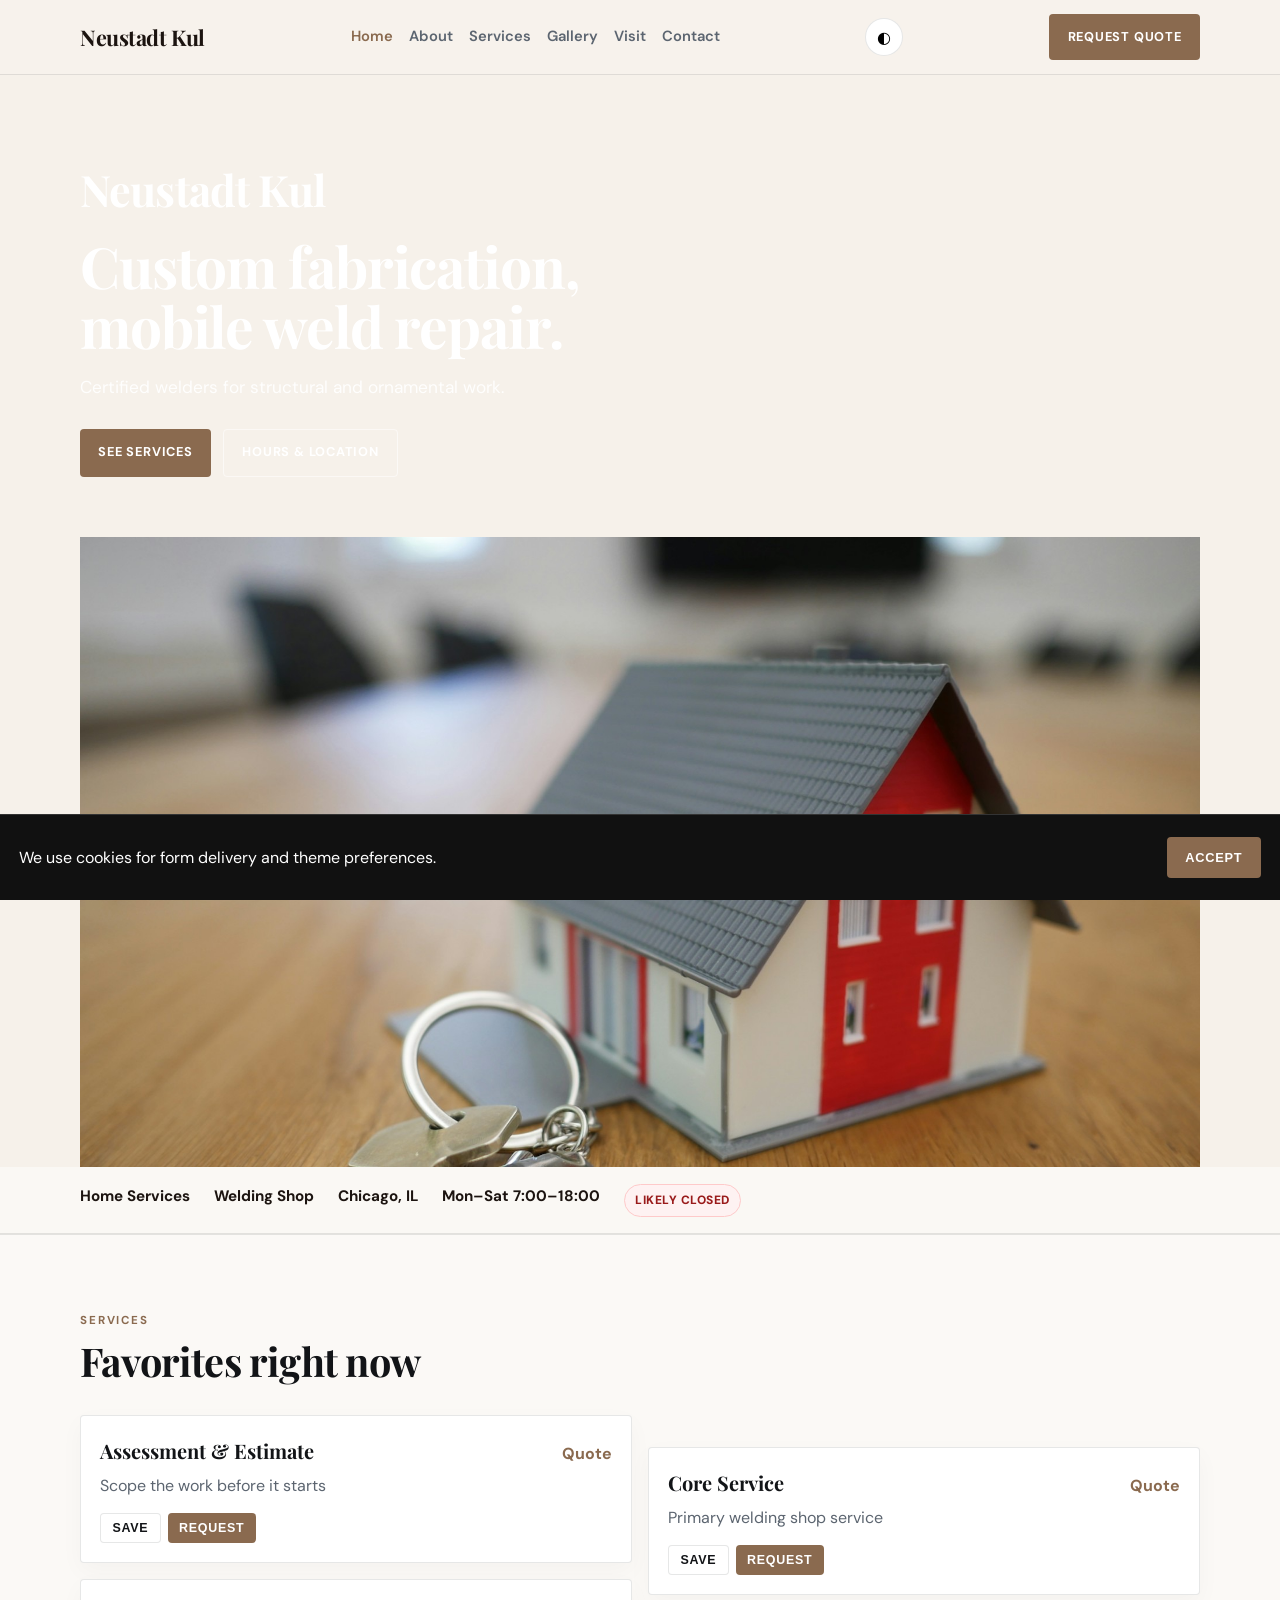
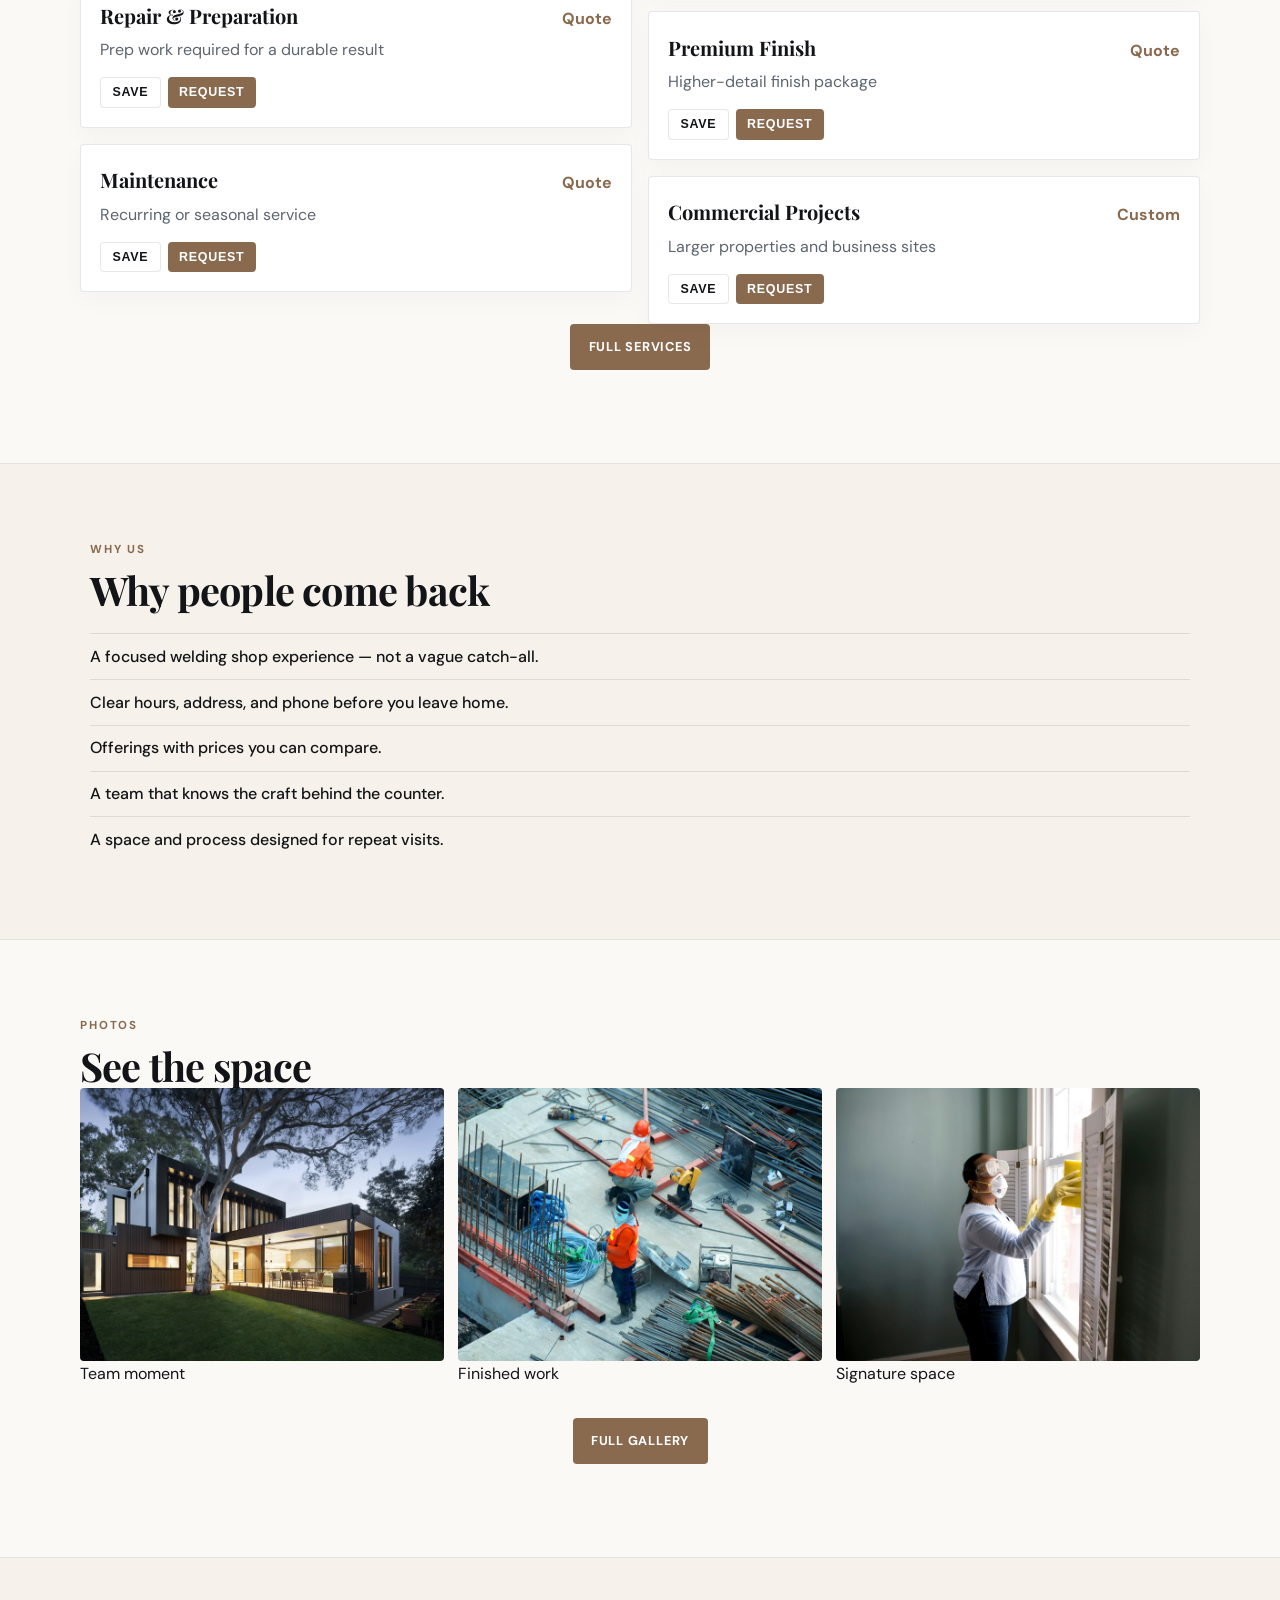
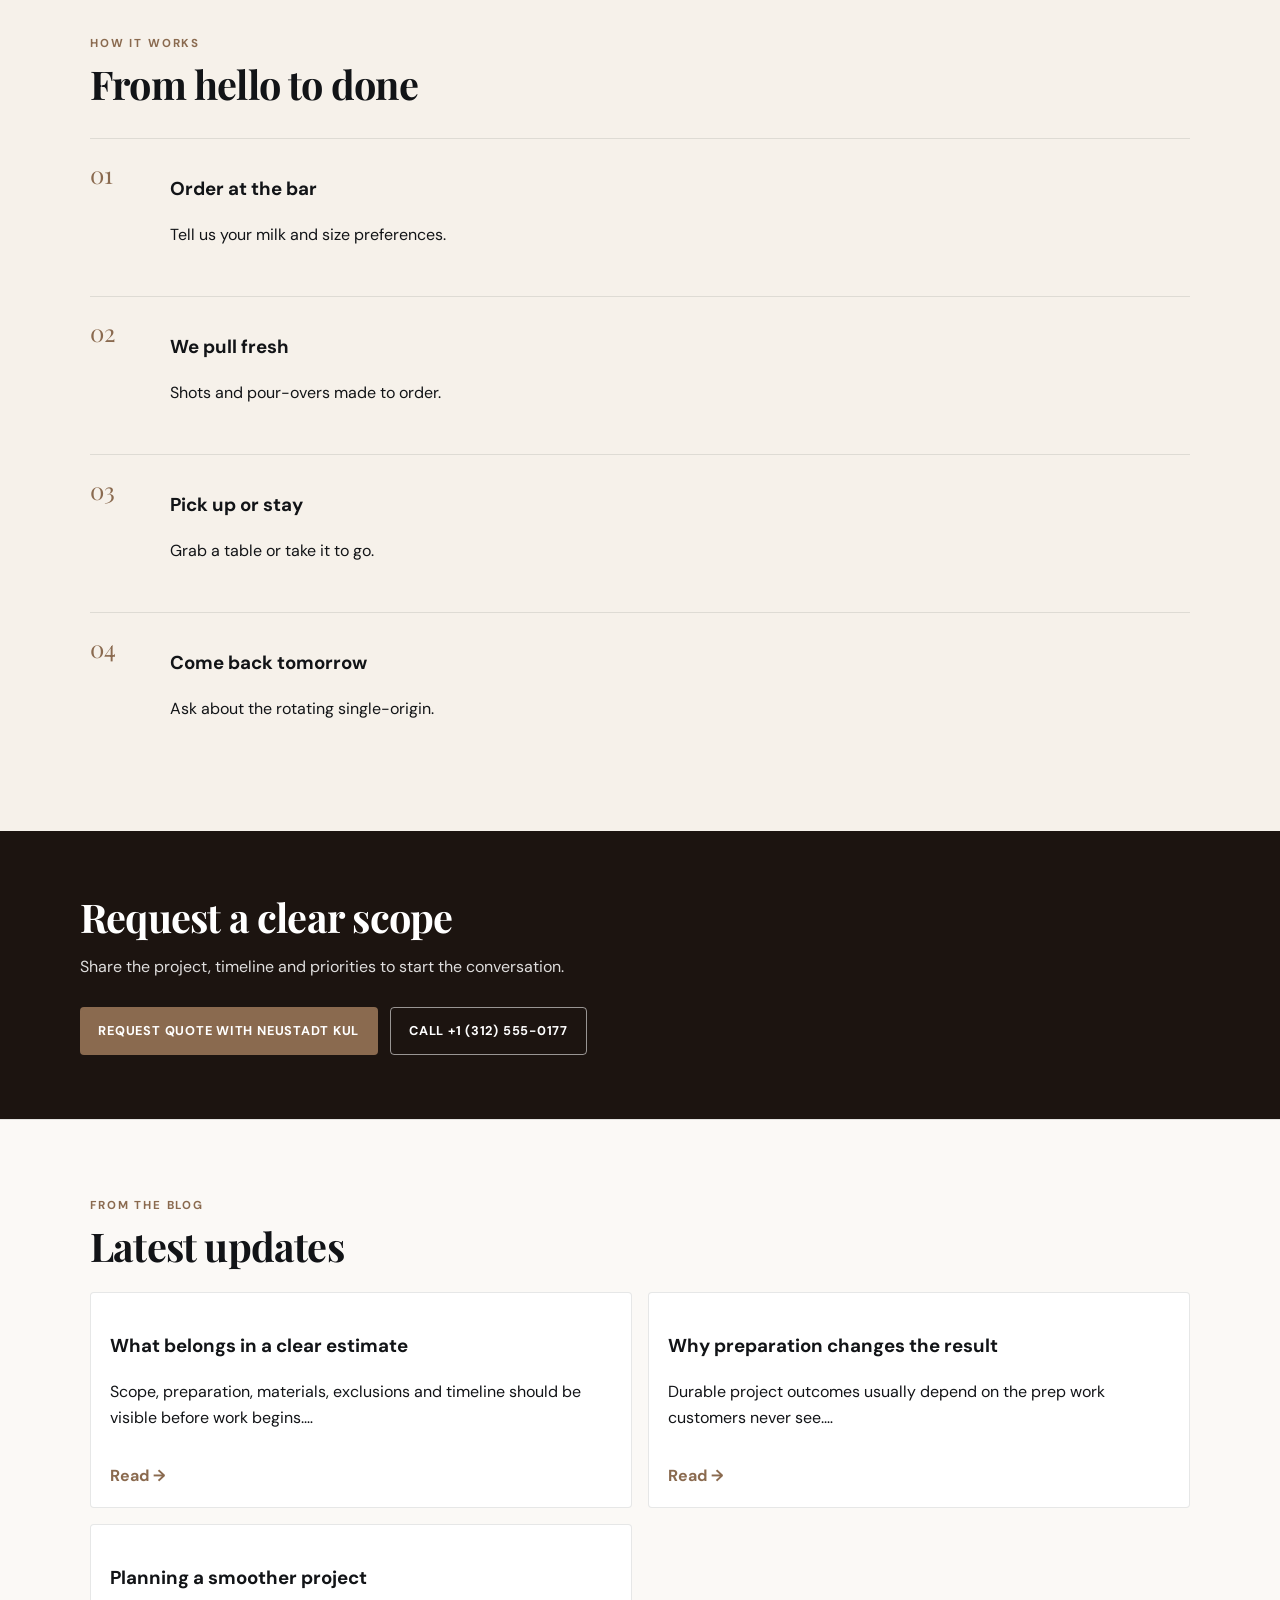
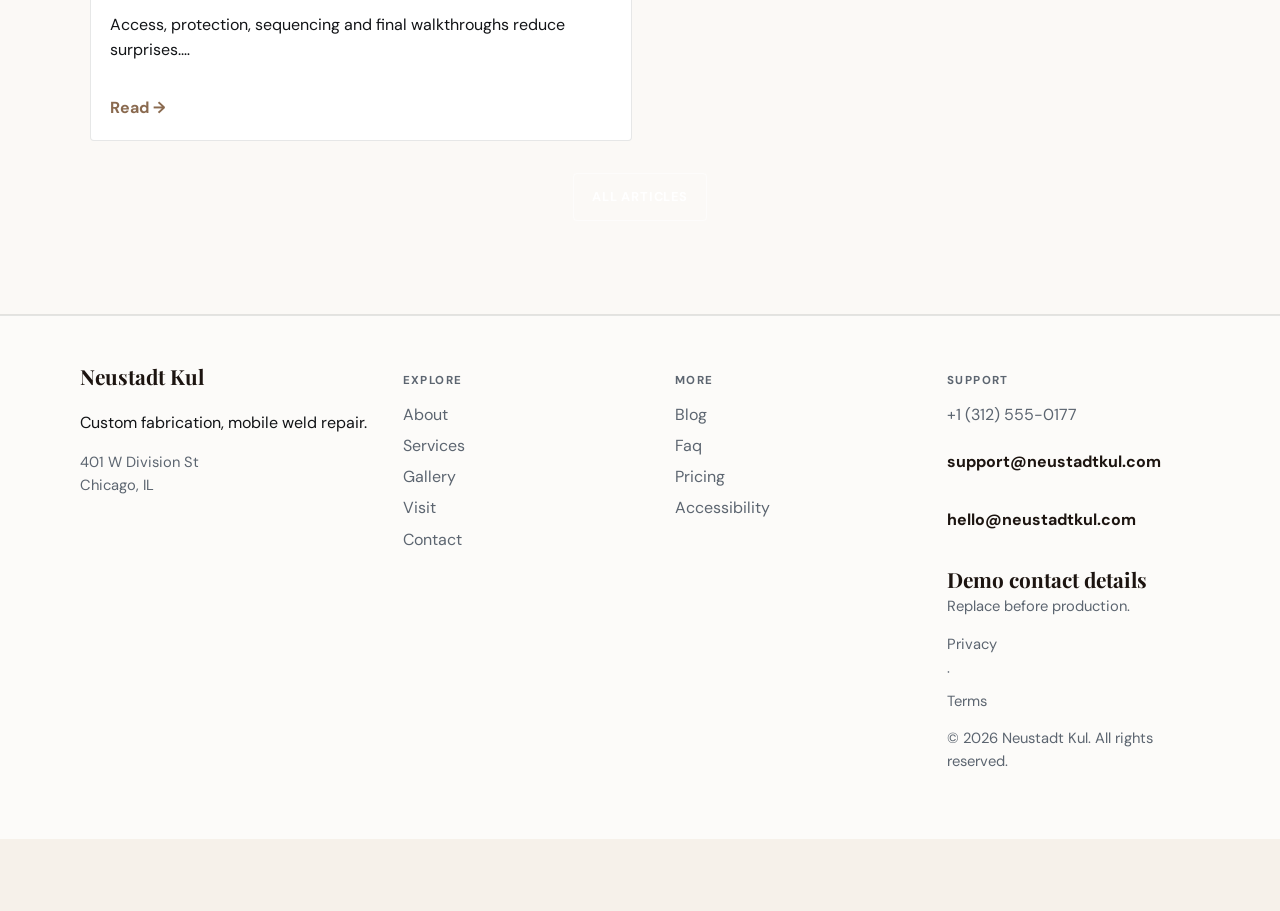
<file: index.html>
<!DOCTYPE html>
<html lang="en">
<head>
  <meta charset="UTF-8" />
  <meta name="viewport" content="width=device-width, initial-scale=1" />
  <title>Neustadt Kul | Welding Shop</title>
  <meta name="description" content="Neustadt Kul — Custom fabrication, mobile weld repair." />
  <meta property="og:title" content="Neustadt Kul | Welding Shop" />
  <meta property="og:description" content="Neustadt Kul — Custom fabrication, mobile weld repair." />
  <meta property="og:type" content="website" />
  <meta name="twitter:card" content="summary_large_image" />
  <meta name="twitter:title" content="Neustadt Kul | Welding Shop" />
  <meta name="twitter:description" content="Neustadt Kul — Custom fabrication, mobile weld repair." />
  <meta property="og:image" content="assets/img-1.jpg" />
  <meta name="twitter:image" content="assets/img-1.jpg" />
  <meta property="og:url" content="https://neustadt-kul.github.io" />
  <script type="application/ld+json">{"@context": "https://schema.org", "@type": "LocalBusiness", "name": "Neustadt Kul", "description": "Custom fabrication, mobile weld repair.", "url": "https://neustadt-kul.github.io", "image": "assets/img-1.jpg"}</script>
<script type="application/ld+json">{"@context": "https://schema.org", "@type": "FAQPage", "mainEntity": [{"@type": "Question", "name": "Where are you?", "acceptedAnswer": {"@type": "Answer", "text": "401 W Division St, Chicago, IL. See the map on Visit."}}, {"@type": "Question", "name": "How do I reach support?", "acceptedAnswer": {"@type": "Answer", "text": "Use the Contact form or email support@neustadtkul.com. We reply during open hours."}}, {"@type": "Question", "name": "How do I book?", "acceptedAnswer": {"@type": "Answer", "text": "Send a message on Contact, email bookings@neustadtkul.com, or call +1 (312) 555-0177."}}, {"@type": "Question", "name": "Are prices current?", "acceptedAnswer": {"@type": "Answer", "text": "Listed prices are current and may shift with seasons — we update this site when they do."}}, {"@type": "Question", "name": "Do you take groups?", "acceptedAnswer": {"@type": "Answer", "text": "Yes for many bookings — tell us the size and date and we'll confirm what Neustadt Kul can host."}}, {"@type": "Question", "name": "What should I bring?", "acceptedAnswer": {"@type": "Answer", "text": "Just yourself (and any notes on allergies, sizes, or preferences). We'll handle the rest."}}, {"@type": "Question", "name": "Can I book for someone else?", "acceptedAnswer": {"@type": "Answer", "text": "Yes — include their name and preferences in the contact form."}}, {"@type": "Question", "name": "Is parking available?", "acceptedAnswer": {"@type": "Answer", "text": "See Locations for the branch closest to you in Chicago."}}, {"@type": "Question", "name": "Where can I read updates?", "acceptedAnswer": {"@type": "Answer", "text": "Blog and Journal pages publish changes before social media."}}, {"@type": "Question", "name": "How do I join the team?", "acceptedAnswer": {"@type": "Answer", "text": "Open roles are listed on Careers — we reply to every application."}}, {"@type": "Question", "name": "Is the space accessible?", "acceptedAnswer": {"@type": "Answer", "text": "See our Accessibility page for entrance, seating and restroom notes."}}]}</script>
<script type="application/ld+json">{"@context": "https://schema.org", "@type": "WebSite", "name": "Neustadt Kul", "url": "https://neustadt-kul.github.io", "description": "Custom fabrication, mobile weld repair."}</script>
  <link rel="alternate" hreflang="en" href="index.html" />
  <link rel="alternate" hreflang="x-default" href="index.html" />
  <meta name="theme-color" content="#111111" />
  <link rel="preconnect" href="https://fonts.googleapis.com" />
  <link rel="preconnect" href="https://fonts.gstatic.com" crossorigin />
  <link href="https://fonts.googleapis.com/css2?family=DM+Sans:wght@400;500;600;700&family=Playfair+Display:wght@600;700&display=swap" rel="stylesheet" />
  <link rel="stylesheet" href="styles.css" />
  <link rel="icon" href="favicon.svg" type="image/svg+xml" />
</head>
<body>

  <header class="top">
    <div class="shell bar">
      <a class="logo" href="index.html">Neustadt Kul</a>
      <button class="nav-toggle" type="button" aria-label="Open menu" data-nav-toggle>
        <span></span><span></span><span></span>
      </button>
      <nav data-nav><a href="index.html" class="on">Home</a><a href="about.html">About</a><a href="offerings.html">Services</a><a href="gallery.html">Gallery</a><a href="visit.html">Visit</a><a href="contact.html">Contact</a></nav>
      <button type="button" class="theme-toggle" data-theme-toggle aria-label="Toggle dark mode">◐</button>
      <a class="cta" href="contact.html" data-open-book>Request quote</a>
    </div>
  </header>
  <main>

    <section class="hero split-hero">
      <div class="shell hero-split">
        <div class="hero-copy">
          <p class="brand">Neustadt Kul</p>
          <h1>Custom fabrication, mobile weld repair.</h1>
          <p class="lede">Certified welders for structural and ornamental work.</p>
          <div class="actions">
            <a class="btn solid" href="offerings.html">See services</a>
            <a class="btn line" href="visit.html">Hours &amp; location</a>
          </div>
        </div>
        <div class="hero-photo"><img src="assets/img-1.jpg" alt="Neustadt Kul" loading="eager" fetchpriority="high" decoding="async" /></div>
      </div>
    </section><section class="strip"><div class="shell strip-row">
      <span>Home Services</span><span>Welding Shop</span>
      <span>Chicago, IL</span><span>Mon–Sat 7:00–18:00</span>
      <span class="open-badge" data-open-badge>Checking hours…</span>
    </div></section><section class="block tint">
      <div class="shell">
        <p class="eyebrow">Services</p>
        <h2>Favorites right now</h2>
        <div class="menu-grid"><article class="item" data-item="Assessment &amp; Estimate">
          <div class="item-top"><h3>Assessment &amp; Estimate</h3><span class="price">Quote</span></div>
          <p>Scope the work before it starts</p>
          <div class="item-actions">
            <button type="button" class="btn quiet mini" data-save-item data-name="Assessment &amp; Estimate">Save</button>
            <button type="button" class="btn solid mini" data-open-book data-pref="Assessment &amp; Estimate">Request</button>
          </div>
        </article>
<article class="item" data-item="Core Service">
          <div class="item-top"><h3>Core Service</h3><span class="price">Quote</span></div>
          <p>Primary welding shop service</p>
          <div class="item-actions">
            <button type="button" class="btn quiet mini" data-save-item data-name="Core Service">Save</button>
            <button type="button" class="btn solid mini" data-open-book data-pref="Core Service">Request</button>
          </div>
        </article>
<article class="item" data-item="Repair &amp; Preparation">
          <div class="item-top"><h3>Repair &amp; Preparation</h3><span class="price">Quote</span></div>
          <p>Prep work required for a durable result</p>
          <div class="item-actions">
            <button type="button" class="btn quiet mini" data-save-item data-name="Repair &amp; Preparation">Save</button>
            <button type="button" class="btn solid mini" data-open-book data-pref="Repair &amp; Preparation">Request</button>
          </div>
        </article>
<article class="item" data-item="Premium Finish">
          <div class="item-top"><h3>Premium Finish</h3><span class="price">Quote</span></div>
          <p>Higher-detail finish package</p>
          <div class="item-actions">
            <button type="button" class="btn quiet mini" data-save-item data-name="Premium Finish">Save</button>
            <button type="button" class="btn solid mini" data-open-book data-pref="Premium Finish">Request</button>
          </div>
        </article>
<article class="item" data-item="Maintenance">
          <div class="item-top"><h3>Maintenance</h3><span class="price">Quote</span></div>
          <p>Recurring or seasonal service</p>
          <div class="item-actions">
            <button type="button" class="btn quiet mini" data-save-item data-name="Maintenance">Save</button>
            <button type="button" class="btn solid mini" data-open-book data-pref="Maintenance">Request</button>
          </div>
        </article>
<article class="item" data-item="Commercial Projects">
          <div class="item-top"><h3>Commercial Projects</h3><span class="price">Custom</span></div>
          <p>Larger properties and business sites</p>
          <div class="item-actions">
            <button type="button" class="btn quiet mini" data-save-item data-name="Commercial Projects">Save</button>
            <button type="button" class="btn solid mini" data-open-book data-pref="Commercial Projects">Request</button>
          </div>
        </article></div>
        <p class="center-cta"><a class="btn solid" href="offerings.html">Full services</a></p>
      </div>
    </section><section class="block">
      <div class="shell">
        <p class="eyebrow">Why us</p>
        <h2>Why people come back</h2>
        <ul class="why"><li>A focused welding shop experience — not a vague catch-all.</li>
<li>Clear hours, address, and phone before you leave home.</li>
<li>Offerings with prices you can compare.</li>
<li>A team that knows the craft behind the counter.</li>
<li>A space and process designed for repeat visits.</li></ul>
      </div>
    </section><section class="block tint">
      <div class="shell">
        <p class="eyebrow">Photos</p>
        <h2>See the space</h2>
        <div class="mosaic teaser"><figure><button type="button" class="gal-btn" data-gallery-open data-index="0"><img src="assets/img-3.jpg" alt="Team moment at Neustadt Kul" loading="lazy" /></button><figcaption>Team moment</figcaption></figure>
<figure><button type="button" class="gal-btn" data-gallery-open data-index="1"><img src="assets/img-4.jpg" alt="Finished work at Neustadt Kul" loading="lazy" /></button><figcaption>Finished work</figcaption></figure>
<figure><button type="button" class="gal-btn" data-gallery-open data-index="2"><img src="assets/img-5.jpg" alt="Signature space at Neustadt Kul" loading="lazy" /></button><figcaption>Signature space</figcaption></figure></div>
        <p class="center-cta"><a class="btn solid" href="gallery.html">Full gallery</a></p>
      </div>
    </section><section class="block">
      <div class="shell">
        <p class="eyebrow">How it works</p>
        <h2>From hello to done</h2>
        <ol class="process"><li><span>01</span><div><h3>Order at the bar</h3><p>Tell us your milk and size preferences.</p></div></li>
<li><span>02</span><div><h3>We pull fresh</h3><p>Shots and pour-overs made to order.</p></div></li>
<li><span>03</span><div><h3>Pick up or stay</h3><p>Grab a table or take it to go.</p></div></li>
<li><span>04</span><div><h3>Come back tomorrow</h3><p>Ask about the rotating single-origin.</p></div></li></ol>
      </div>
    </section><section class="cta-band">
      <div class="shell">
        <h2>Request a clear scope</h2>
        <p>Share the project, timeline and priorities to start the conversation.</p>
        <div class="actions">
          <a class="btn solid" href="contact.html">Request quote with Neustadt Kul</a>
          <a class="btn line" href="tel:+13125550177">Call +1 (312) 555-0177</a>
        </div>
      </div>
    </section><section class="block tint">
      <div class="shell">
        <p class="eyebrow">From the blog</p>
        <h2>Latest updates</h2>
        <div class="value-grid"><article class="journal-card reveal">
          <h3>What belongs in a clear estimate</h3>
          <p>Scope, preparation, materials, exclusions and timeline should be visible before work begins.…</p>
          <a class="textlink" href="blog.html">Read →</a>
        </article><article class="journal-card reveal">
          <h3>Why preparation changes the result</h3>
          <p>Durable project outcomes usually depend on the prep work customers never see.…</p>
          <a class="textlink" href="blog.html">Read →</a>
        </article><article class="journal-card reveal">
          <h3>Planning a smoother project</h3>
          <p>Access, protection, sequencing and final walkthroughs reduce surprises.…</p>
          <a class="textlink" href="blog.html">Read →</a>
        </article></div>
        <p class="center-cta"><a class="btn line" href="blog.html">All articles</a></p>
      </div>
    </section>
  </main>

  <footer class="foot">
    <div class="shell foot-grid">
      <div>
        <strong>Neustadt Kul</strong>
        <p>Custom fabrication, mobile weld repair.</p>
        <p class="foot-meta">401 W Division St<br/>Chicago, IL</p>
      </div>
      <div>
        <p class="fh">Explore</p>
        <a href="about.html">About</a><a href="offerings.html">Services</a><a href="gallery.html">Gallery</a><a href="visit.html">Visit</a><a href="contact.html">Contact</a>
      </div>
      <div>
        <p class="fh">More</p>
        <a href="blog.html">Blog</a><a href="faq.html">Faq</a><a href="pricing.html">Pricing</a><a href="accessibility.html">Accessibility</a>
      </div>
      <div>
        <p class="fh">Support</p>
        <a href="tel:+13125550177">+1 (312) 555-0177</a>
        <p class="mail-plain">support@neustadtkul.com</p>
        <p class="mail-plain">hello@neustadtkul.com</p>
        
        <p class="foot-meta"><strong>Demo contact details</strong><br/>Replace before production.</p>
        <p class="foot-meta"><a href="privacy.html">Privacy</a> · <a href="terms.html">Terms</a></p>
        <p class="foot-meta">© 2026 Neustadt Kul. All rights reserved.</p>
      </div>
    </div>
  </footer>
  <div class="cookie-bar" data-cookie-bar hidden>
    <p>We use cookies for form delivery and theme preferences.</p>
    <button type="button" class="btn solid" data-cookie-accept>Accept</button>
  </div>
  <div class="mobile-cta">
    <a href="tel:+13125550177">Call</a>
    <button type="button" data-open-book>Request quote</button>
    <a href="visit.html">Map</a>
  </div>
  <div class="toast" data-toast hidden></div>

  <div class="modal" data-book-modal hidden>
    <div class="modal-card">
      <button class="modal-close" type="button" data-close-book aria-label="Close">×</button>
      <p class="eyebrow">Quick request</p>
      <h3>Contact Neustadt Kul</h3>
      <p class="lead">Send the essentials and we will reply by email.</p>
      <form class="contact-form compact" data-quick-book data-support="support@neustadtkul.com">
        <label>Name<input name="name" required placeholder="Your name" /></label>
        <label>Email<input type="email" name="email" required placeholder="you@email.com" /></label>
        <label>Timing<input name="when" required placeholder="Preferred date or timeline" /></label>
        <label>Notes<textarea name="message" rows="3" placeholder="Project, product, service or other details…"></textarea></label>
        <button class="btn solid" type="submit">Request quote</button>
      </form>
    </div>
  </div>

  <div class="lightbox" data-lightbox hidden>
    <button class="modal-close" type="button" data-lightbox-close aria-label="Close">×</button>
    <img data-lightbox-img alt="" />
    <div class="lightbox-nav">
      <button type="button" data-lightbox-prev>‹</button>
      <button type="button" data-lightbox-next>›</button>
    </div>
  </div>
  <script src="site.js"></script>
</body></html>
</file>
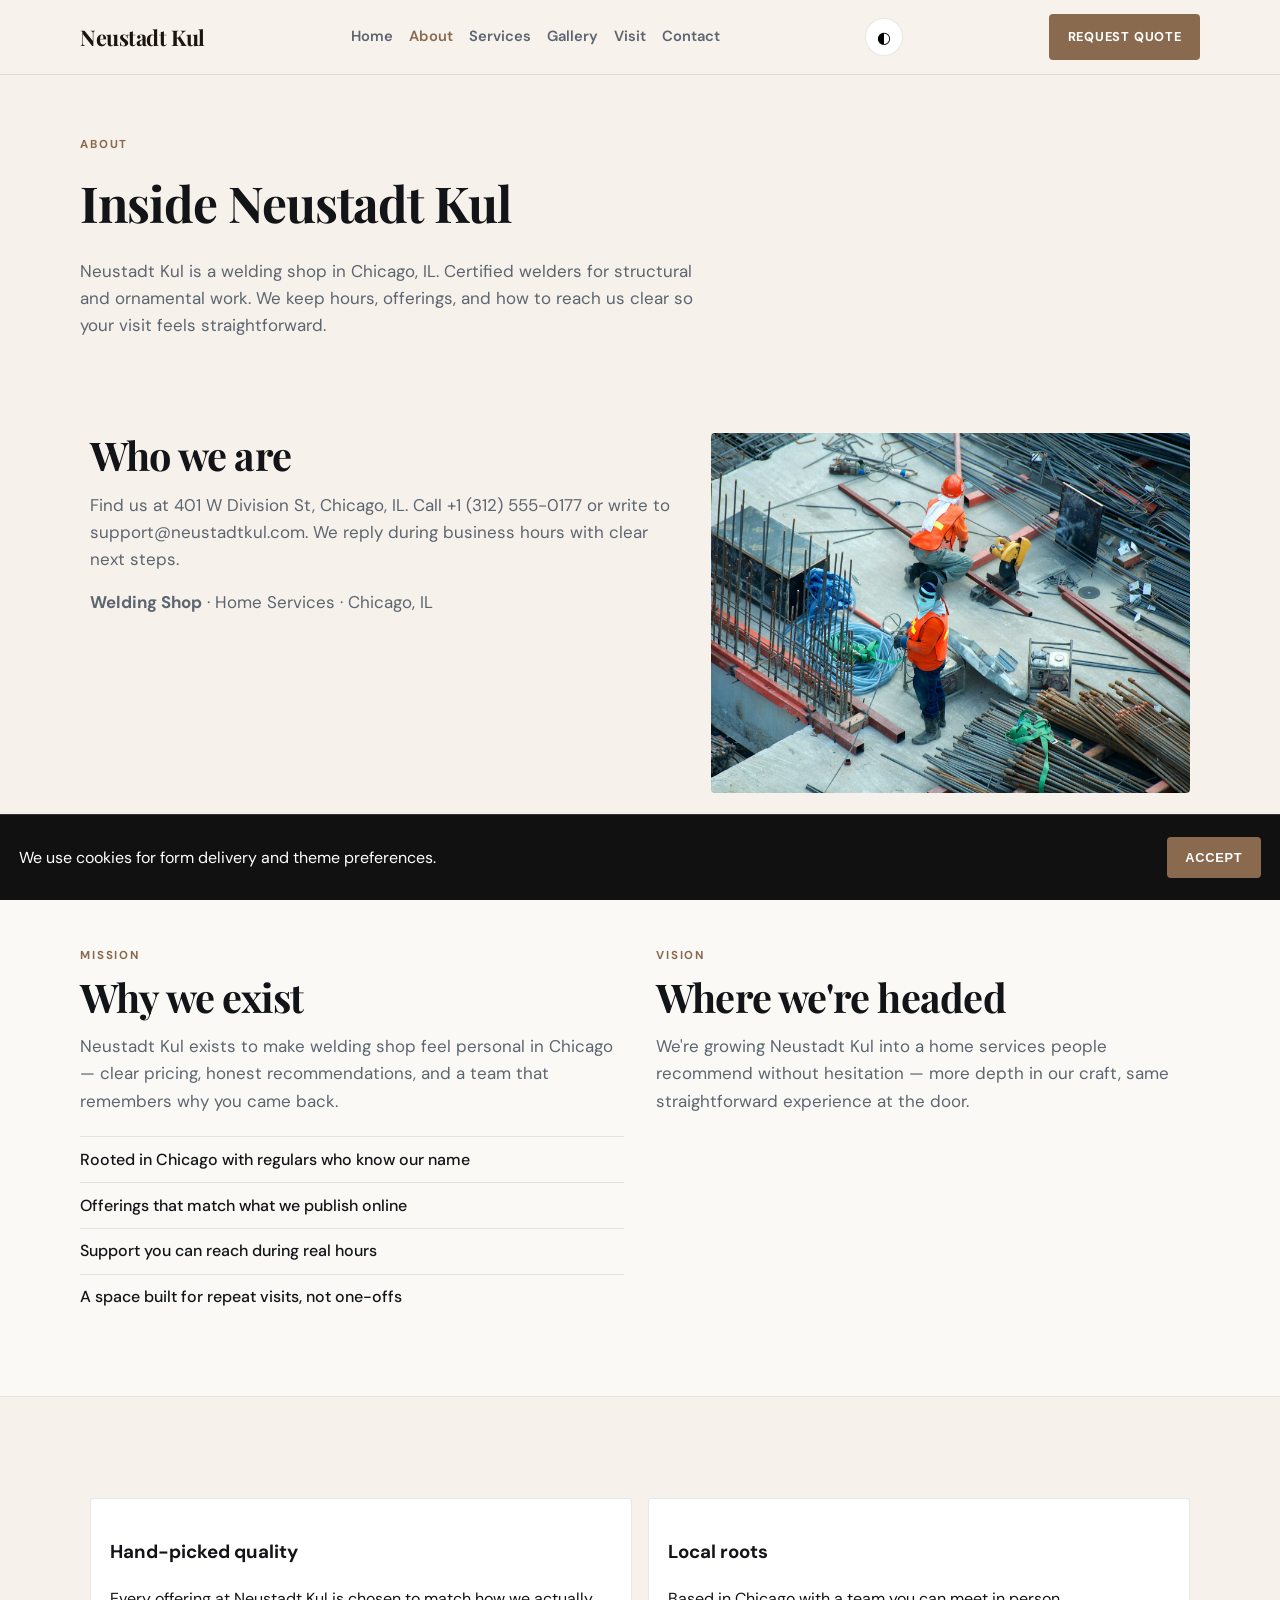
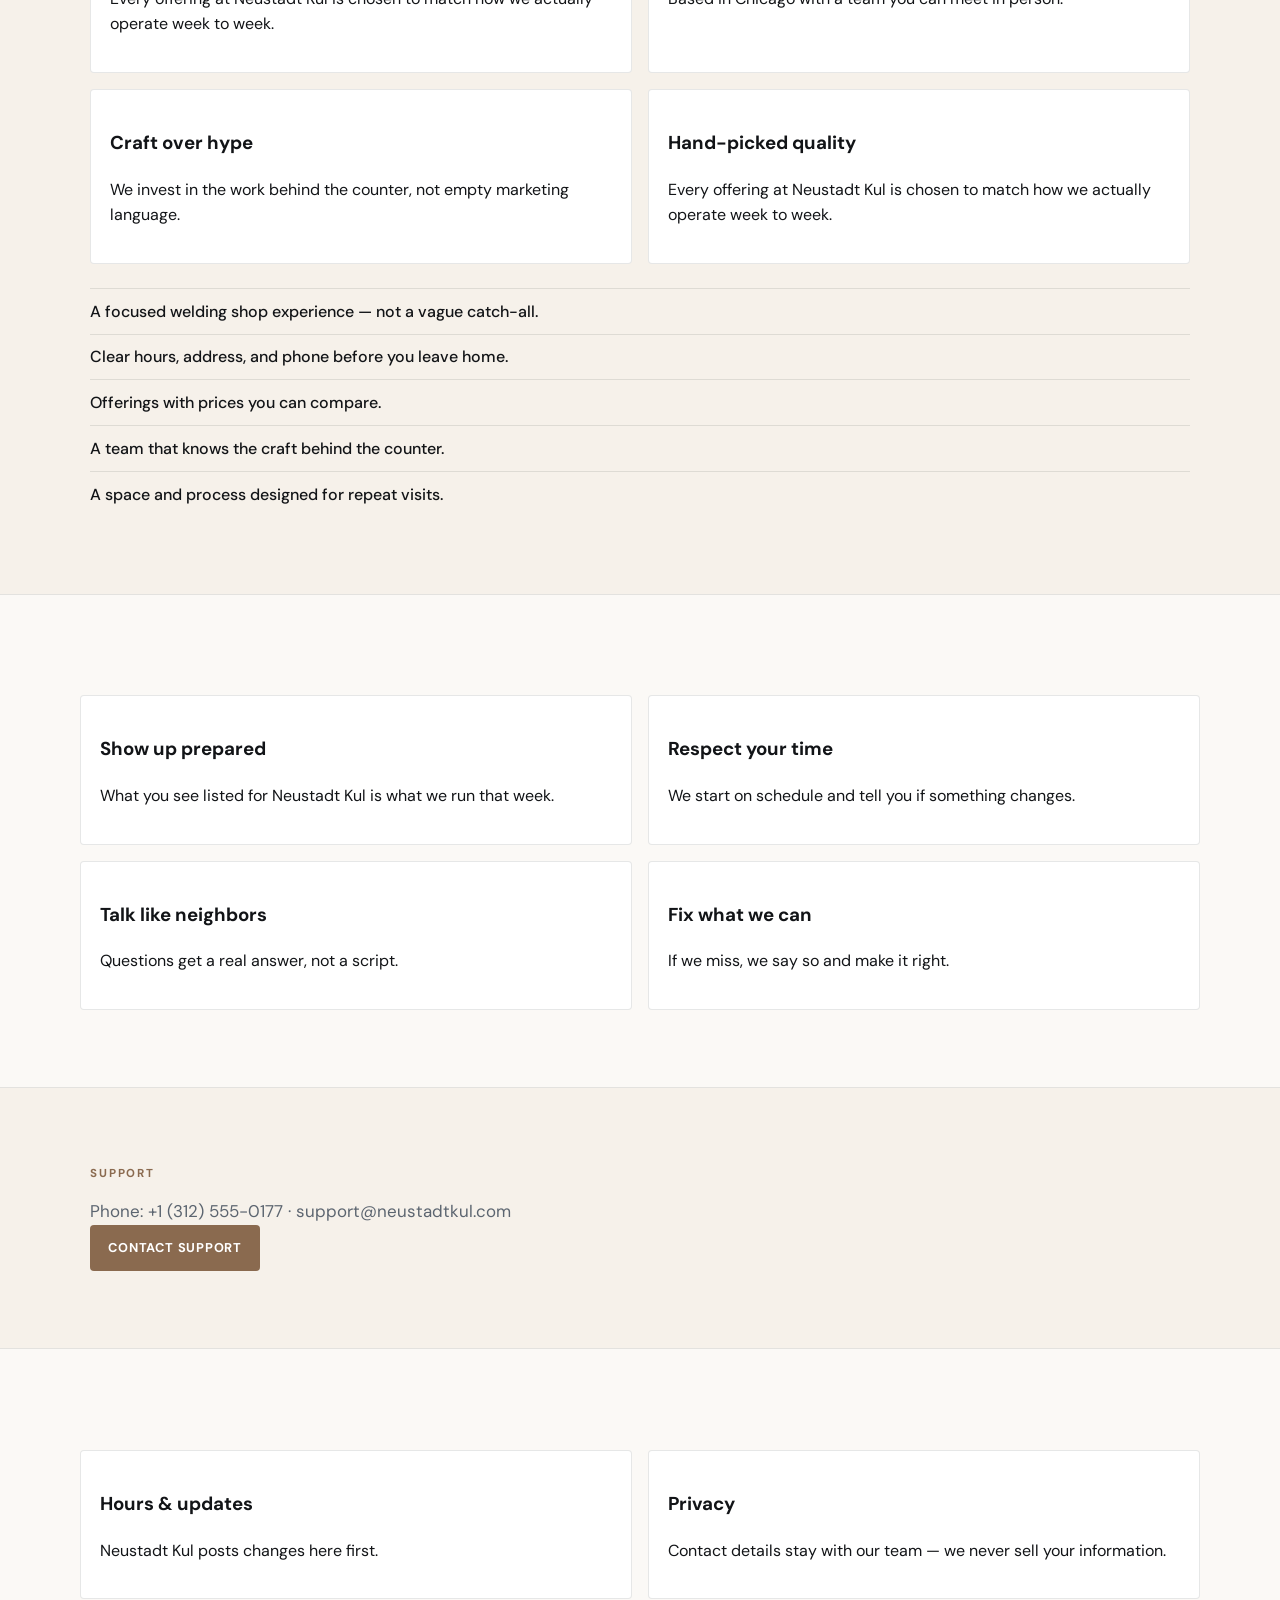
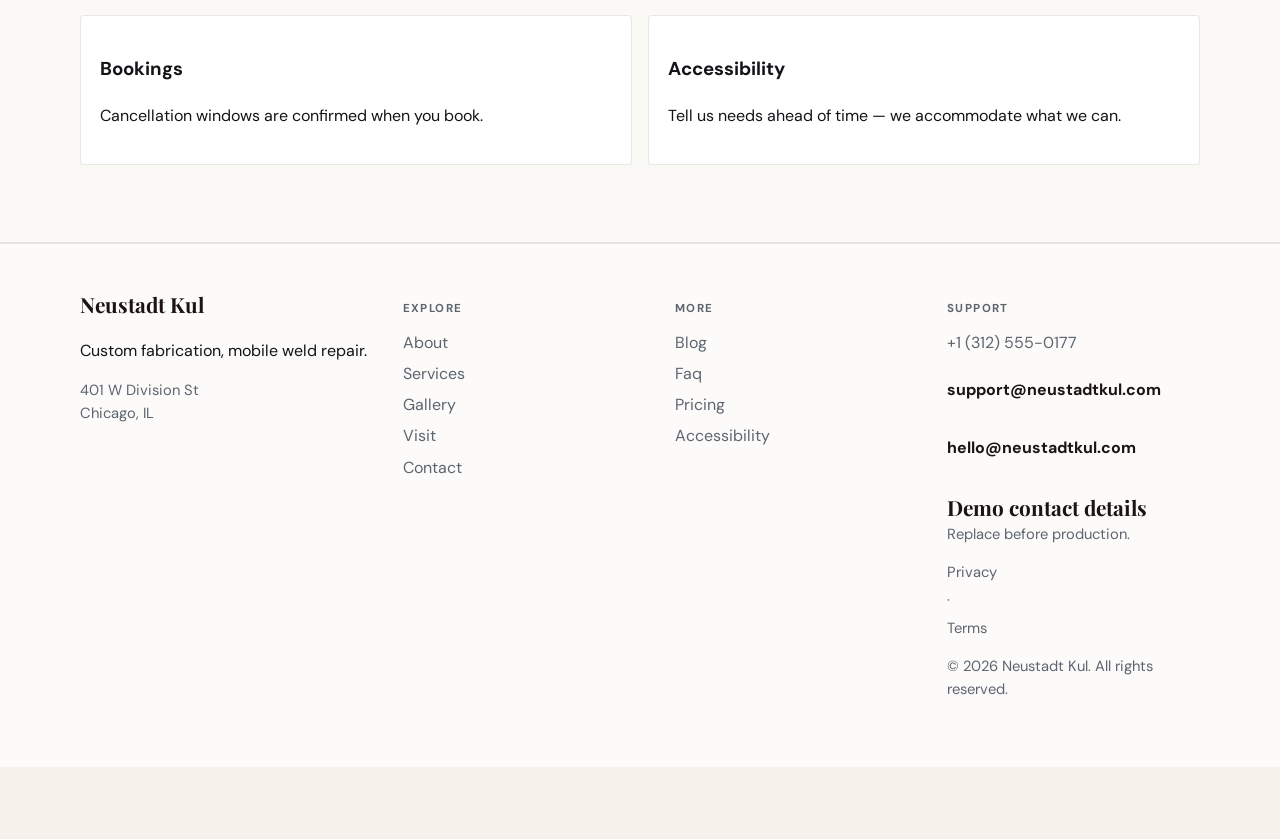
<file: about.html>
<!DOCTYPE html>
<html lang="en">
<head>
  <meta charset="UTF-8" />
  <meta name="viewport" content="width=device-width, initial-scale=1" />
  <title>About | Neustadt Kul</title>
  <meta name="description" content="Neustadt Kul is a welding shop in Chicago, IL. Certified welders for structural and ornamental work. We keep hours, offerings, and how to reach us cle" />
  <meta property="og:title" content="About | Neustadt Kul" />
  <meta property="og:description" content="Neustadt Kul is a welding shop in Chicago, IL. Certified welders for structural and ornamental work. We keep hours, offerings, and how to reach us cle" />
  <meta property="og:type" content="website" />
  <meta name="twitter:card" content="summary_large_image" />
  <meta name="twitter:title" content="About | Neustadt Kul" />
  <meta name="twitter:description" content="Neustadt Kul is a welding shop in Chicago, IL. Certified welders for structural and ornamental work. We keep hours, offerings, and how to reach us cle" />
  <meta property="og:image" content="assets/img-1.jpg" />
  <meta name="twitter:image" content="assets/img-1.jpg" />
  <meta property="og:url" content="https://neustadt-kul.github.io" />
  <script type="application/ld+json">{"@context": "https://schema.org", "@type": "LocalBusiness", "name": "Neustadt Kul", "description": "Custom fabrication, mobile weld repair.", "url": "https://neustadt-kul.github.io", "image": "assets/img-1.jpg"}</script>
<script type="application/ld+json">{"@context": "https://schema.org", "@type": "FAQPage", "mainEntity": [{"@type": "Question", "name": "Where are you?", "acceptedAnswer": {"@type": "Answer", "text": "401 W Division St, Chicago, IL. See the map on Visit."}}, {"@type": "Question", "name": "How do I reach support?", "acceptedAnswer": {"@type": "Answer", "text": "Use the Contact form or email support@neustadtkul.com. We reply during open hours."}}, {"@type": "Question", "name": "How do I book?", "acceptedAnswer": {"@type": "Answer", "text": "Send a message on Contact, email bookings@neustadtkul.com, or call +1 (312) 555-0177."}}, {"@type": "Question", "name": "Are prices current?", "acceptedAnswer": {"@type": "Answer", "text": "Listed prices are current and may shift with seasons — we update this site when they do."}}, {"@type": "Question", "name": "Do you take groups?", "acceptedAnswer": {"@type": "Answer", "text": "Yes for many bookings — tell us the size and date and we'll confirm what Neustadt Kul can host."}}, {"@type": "Question", "name": "What should I bring?", "acceptedAnswer": {"@type": "Answer", "text": "Just yourself (and any notes on allergies, sizes, or preferences). We'll handle the rest."}}, {"@type": "Question", "name": "Can I book for someone else?", "acceptedAnswer": {"@type": "Answer", "text": "Yes — include their name and preferences in the contact form."}}, {"@type": "Question", "name": "Is parking available?", "acceptedAnswer": {"@type": "Answer", "text": "See Locations for the branch closest to you in Chicago."}}, {"@type": "Question", "name": "Where can I read updates?", "acceptedAnswer": {"@type": "Answer", "text": "Blog and Journal pages publish changes before social media."}}, {"@type": "Question", "name": "How do I join the team?", "acceptedAnswer": {"@type": "Answer", "text": "Open roles are listed on Careers — we reply to every application."}}, {"@type": "Question", "name": "Is the space accessible?", "acceptedAnswer": {"@type": "Answer", "text": "See our Accessibility page for entrance, seating and restroom notes."}}]}</script>
<script type="application/ld+json">{"@context": "https://schema.org", "@type": "WebSite", "name": "Neustadt Kul", "url": "https://neustadt-kul.github.io", "description": "Custom fabrication, mobile weld repair."}</script>
  <link rel="alternate" hreflang="en" href="index.html" />
  <link rel="alternate" hreflang="x-default" href="index.html" />
  <meta name="theme-color" content="#111111" />
  <link rel="preconnect" href="https://fonts.googleapis.com" />
  <link rel="preconnect" href="https://fonts.gstatic.com" crossorigin />
  <link href="https://fonts.googleapis.com/css2?family=DM+Sans:wght@400;500;600;700&family=Playfair+Display:wght@600;700&display=swap" rel="stylesheet" />
  <link rel="stylesheet" href="styles.css" />
  <link rel="icon" href="favicon.svg" type="image/svg+xml" />
</head>
<body>

  <header class="top">
    <div class="shell bar">
      <a class="logo" href="index.html">Neustadt Kul</a>
      <button class="nav-toggle" type="button" aria-label="Open menu" data-nav-toggle>
        <span></span><span></span><span></span>
      </button>
      <nav data-nav><a href="index.html">Home</a><a href="about.html" class="on">About</a><a href="offerings.html">Services</a><a href="gallery.html">Gallery</a><a href="visit.html">Visit</a><a href="contact.html">Contact</a></nav>
      <button type="button" class="theme-toggle" data-theme-toggle aria-label="Toggle dark mode">◐</button>
      <a class="cta" href="contact.html" data-open-book>Request quote</a>
    </div>
  </header>  <main class="page">
    <section class="page-hero"><div class="shell">
      <p class="eyebrow">About</p>
      <h1>Inside Neustadt Kul</h1>
      <p class="lead">Neustadt Kul is a welding shop in Chicago, IL. Certified welders for structural and ornamental work. We keep hours, offerings, and how to reach us clear so your visit feels straightforward.</p>
    </div></section>
    <section class="block"><div class="shell split">
      <div><h2>Who we are</h2><p class="lead">Find us at 401 W Division St, Chicago, IL. Call +1 (312) 555-0177 or write to support@neustadtkul.com. We reply during business hours with clear next steps.</p>
      <p class="lead"><strong>Welding Shop</strong> · Home Services · Chicago, IL</p></div>
      <img class="solo" src="assets/img-4.jpg" alt="Neustadt Kul" />
    </div></section>
    <section class="block tint"><div class="shell two-col">
      <article><p class="eyebrow">Mission</p><h2>Why we exist</h2><p class="lead">Neustadt Kul exists to make welding shop feel personal in Chicago — clear pricing, honest recommendations, and a team that remembers why you came back.</p>
      <ul class="checks"><li>Rooted in Chicago with regulars who know our name</li><li>Offerings that match what we publish online</li><li>Support you can reach during real hours</li><li>A space built for repeat visits, not one-offs</li></ul></article>
      <article><p class="eyebrow">Vision</p><h2>Where we're headed</h2><p class="lead">We're growing Neustadt Kul into a home services people recommend without hesitation — more depth in our craft, same straightforward experience at the door.</p></article>
    </div></section>
    <section class="block"><div class="shell"><div class="value-grid"><article><h3>Hand-picked quality</h3><p>Every offering at Neustadt Kul is chosen to match how we actually operate week to week.</p></article>
<article><h3>Local roots</h3><p>Based in Chicago with a team you can meet in person.</p></article>
<article><h3>Craft over hype</h3><p>We invest in the work behind the counter, not empty marketing language.</p></article>
<article><h3>Hand-picked quality</h3><p>Every offering at Neustadt Kul is chosen to match how we actually operate week to week.</p></article></div><ul class="checks" style="margin-top:1.5rem"><li>A focused welding shop experience — not a vague catch-all.</li>
<li>Clear hours, address, and phone before you leave home.</li>
<li>Offerings with prices you can compare.</li>
<li>A team that knows the craft behind the counter.</li>
<li>A space and process designed for repeat visits.</li></ul></div></section>
    <section class="block tint"><div class="shell"><div class="value-grid"><article><h3>Show up prepared</h3><p>What you see listed for Neustadt Kul is what we run that week.</p></article>
<article><h3>Respect your time</h3><p>We start on schedule and tell you if something changes.</p></article>
<article><h3>Talk like neighbors</h3><p>Questions get a real answer, not a script.</p></article>
<article><h3>Fix what we can</h3><p>If we miss, we say so and make it right.</p></article></div></div></section>
    
    <section class="block"><div class="shell"><p class="eyebrow">Support</p><p class="lead">Phone: +1 (312) 555-0177 · support@neustadtkul.com</p>
    <a class="btn solid" href="contact.html">Contact support</a></div></section>
    <section class="block tint"><div class="shell"><div class="value-grid"><article><h3>Hours & updates</h3><p>Neustadt Kul posts changes here first.</p></article>
<article><h3>Privacy</h3><p>Contact details stay with our team — we never sell your information.</p></article>
<article><h3>Bookings</h3><p>Cancellation windows are confirmed when you book.</p></article>
<article><h3>Accessibility</h3><p>Tell us needs ahead of time — we accommodate what we can.</p></article></div></div></section>
  </main>
  <footer class="foot">
    <div class="shell foot-grid">
      <div>
        <strong>Neustadt Kul</strong>
        <p>Custom fabrication, mobile weld repair.</p>
        <p class="foot-meta">401 W Division St<br/>Chicago, IL</p>
      </div>
      <div>
        <p class="fh">Explore</p>
        <a href="about.html">About</a><a href="offerings.html">Services</a><a href="gallery.html">Gallery</a><a href="visit.html">Visit</a><a href="contact.html">Contact</a>
      </div>
      <div>
        <p class="fh">More</p>
        <a href="blog.html">Blog</a><a href="faq.html">Faq</a><a href="pricing.html">Pricing</a><a href="accessibility.html">Accessibility</a>
      </div>
      <div>
        <p class="fh">Support</p>
        <a href="tel:+13125550177">+1 (312) 555-0177</a>
        <p class="mail-plain">support@neustadtkul.com</p>
        <p class="mail-plain">hello@neustadtkul.com</p>
        
        <p class="foot-meta"><strong>Demo contact details</strong><br/>Replace before production.</p>
        <p class="foot-meta"><a href="privacy.html">Privacy</a> · <a href="terms.html">Terms</a></p>
        <p class="foot-meta">© 2026 Neustadt Kul. All rights reserved.</p>
      </div>
    </div>
  </footer>
  <div class="cookie-bar" data-cookie-bar hidden>
    <p>We use cookies for form delivery and theme preferences.</p>
    <button type="button" class="btn solid" data-cookie-accept>Accept</button>
  </div>
  <div class="mobile-cta">
    <a href="tel:+13125550177">Call</a>
    <button type="button" data-open-book>Request quote</button>
    <a href="visit.html">Map</a>
  </div>
  <div class="toast" data-toast hidden></div>

  <div class="modal" data-book-modal hidden>
    <div class="modal-card">
      <button class="modal-close" type="button" data-close-book aria-label="Close">×</button>
      <p class="eyebrow">Quick request</p>
      <h3>Contact Neustadt Kul</h3>
      <p class="lead">Send the essentials and we will reply by email.</p>
      <form class="contact-form compact" data-quick-book data-support="support@neustadtkul.com">
        <label>Name<input name="name" required placeholder="Your name" /></label>
        <label>Email<input type="email" name="email" required placeholder="you@email.com" /></label>
        <label>Timing<input name="when" required placeholder="Preferred date or timeline" /></label>
        <label>Notes<textarea name="message" rows="3" placeholder="Project, product, service or other details…"></textarea></label>
        <button class="btn solid" type="submit">Request quote</button>
      </form>
    </div>
  </div>

  <div class="lightbox" data-lightbox hidden>
    <button class="modal-close" type="button" data-lightbox-close aria-label="Close">×</button>
    <img data-lightbox-img alt="" />
    <div class="lightbox-nav">
      <button type="button" data-lightbox-prev>‹</button>
      <button type="button" data-lightbox-next>›</button>
    </div>
  </div>
  <script src="site.js"></script>
</body></html>
</file>
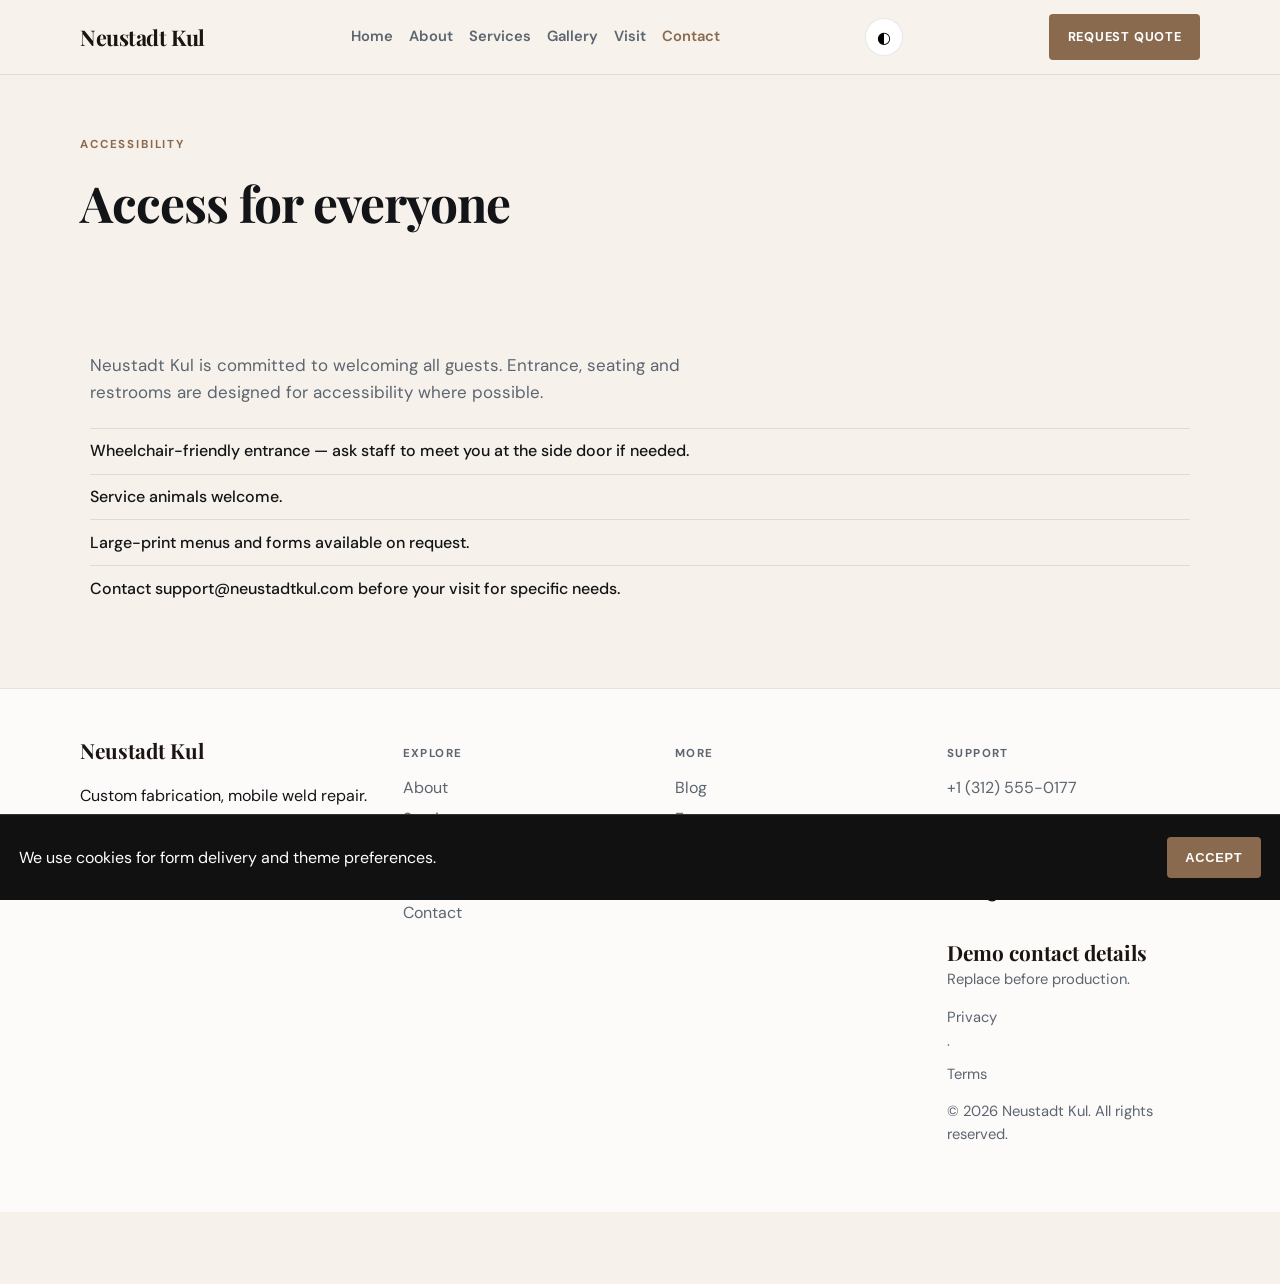
<file: accessibility.html>
<!DOCTYPE html>
<html lang="en">
<head>
  <meta charset="UTF-8" />
  <meta name="viewport" content="width=device-width, initial-scale=1" />
  <title>Accessibility | Neustadt Kul</title>
  <meta name="description" content="Accessibility statement" />
  <meta property="og:title" content="Accessibility | Neustadt Kul" />
  <meta property="og:description" content="Accessibility statement" />
  <meta property="og:type" content="website" />
  <meta name="twitter:card" content="summary_large_image" />
  <meta name="twitter:title" content="Accessibility | Neustadt Kul" />
  <meta name="twitter:description" content="Accessibility statement" />
  <meta property="og:image" content="assets/img-1.jpg" />
  <meta name="twitter:image" content="assets/img-1.jpg" />
  <meta property="og:url" content="https://neustadt-kul.github.io" />
  <script type="application/ld+json">{"@context": "https://schema.org", "@type": "LocalBusiness", "name": "Neustadt Kul", "description": "Custom fabrication, mobile weld repair.", "url": "https://neustadt-kul.github.io", "image": "assets/img-1.jpg"}</script>
<script type="application/ld+json">{"@context": "https://schema.org", "@type": "FAQPage", "mainEntity": [{"@type": "Question", "name": "Where are you?", "acceptedAnswer": {"@type": "Answer", "text": "401 W Division St, Chicago, IL. See the map on Visit."}}, {"@type": "Question", "name": "How do I reach support?", "acceptedAnswer": {"@type": "Answer", "text": "Use the Contact form or email support@neustadtkul.com. We reply during open hours."}}, {"@type": "Question", "name": "How do I book?", "acceptedAnswer": {"@type": "Answer", "text": "Send a message on Contact, email bookings@neustadtkul.com, or call +1 (312) 555-0177."}}, {"@type": "Question", "name": "Are prices current?", "acceptedAnswer": {"@type": "Answer", "text": "Listed prices are current and may shift with seasons — we update this site when they do."}}, {"@type": "Question", "name": "Do you take groups?", "acceptedAnswer": {"@type": "Answer", "text": "Yes for many bookings — tell us the size and date and we'll confirm what Neustadt Kul can host."}}, {"@type": "Question", "name": "What should I bring?", "acceptedAnswer": {"@type": "Answer", "text": "Just yourself (and any notes on allergies, sizes, or preferences). We'll handle the rest."}}, {"@type": "Question", "name": "Can I book for someone else?", "acceptedAnswer": {"@type": "Answer", "text": "Yes — include their name and preferences in the contact form."}}, {"@type": "Question", "name": "Is parking available?", "acceptedAnswer": {"@type": "Answer", "text": "See Locations for the branch closest to you in Chicago."}}, {"@type": "Question", "name": "Where can I read updates?", "acceptedAnswer": {"@type": "Answer", "text": "Blog and Journal pages publish changes before social media."}}, {"@type": "Question", "name": "How do I join the team?", "acceptedAnswer": {"@type": "Answer", "text": "Open roles are listed on Careers — we reply to every application."}}, {"@type": "Question", "name": "Is the space accessible?", "acceptedAnswer": {"@type": "Answer", "text": "See our Accessibility page for entrance, seating and restroom notes."}}]}</script>
<script type="application/ld+json">{"@context": "https://schema.org", "@type": "WebSite", "name": "Neustadt Kul", "url": "https://neustadt-kul.github.io", "description": "Custom fabrication, mobile weld repair."}</script>
  <link rel="alternate" hreflang="en" href="index.html" />
  <link rel="alternate" hreflang="x-default" href="index.html" />
  <meta name="theme-color" content="#111111" />
  <link rel="preconnect" href="https://fonts.googleapis.com" />
  <link rel="preconnect" href="https://fonts.gstatic.com" crossorigin />
  <link href="https://fonts.googleapis.com/css2?family=DM+Sans:wght@400;500;600;700&family=Playfair+Display:wght@600;700&display=swap" rel="stylesheet" />
  <link rel="stylesheet" href="styles.css" />
  <link rel="icon" href="favicon.svg" type="image/svg+xml" />
</head>
<body>

  <header class="top">
    <div class="shell bar">
      <a class="logo" href="index.html">Neustadt Kul</a>
      <button class="nav-toggle" type="button" aria-label="Open menu" data-nav-toggle>
        <span></span><span></span><span></span>
      </button>
      <nav data-nav><a href="index.html">Home</a><a href="about.html">About</a><a href="offerings.html">Services</a><a href="gallery.html">Gallery</a><a href="visit.html">Visit</a><a href="contact.html" class="on">Contact</a></nav>
      <button type="button" class="theme-toggle" data-theme-toggle aria-label="Toggle dark mode">◐</button>
      <a class="cta" href="contact.html" data-open-book>Request quote</a>
    </div>
  </header>  <main class="page">
    <section class="page-hero"><div class="shell">
      <p class="eyebrow">Accessibility</p>
      <h1>Access for everyone</h1>
    </div></section>
    <section class="block"><div class="shell prose-block">
      <p class="lead">Neustadt Kul is committed to welcoming all guests. Entrance, seating and restrooms are designed for accessibility where possible.</p>
      <ul class="checks">
        <li>Wheelchair-friendly entrance — ask staff to meet you at the side door if needed.</li>
        <li>Service animals welcome.</li>
        <li>Large-print menus and forms available on request.</li>
        <li>Contact support@neustadtkul.com before your visit for specific needs.</li>
      </ul>
    </div></section>
  </main>
  <footer class="foot">
    <div class="shell foot-grid">
      <div>
        <strong>Neustadt Kul</strong>
        <p>Custom fabrication, mobile weld repair.</p>
        <p class="foot-meta">401 W Division St<br/>Chicago, IL</p>
      </div>
      <div>
        <p class="fh">Explore</p>
        <a href="about.html">About</a><a href="offerings.html">Services</a><a href="gallery.html">Gallery</a><a href="visit.html">Visit</a><a href="contact.html">Contact</a>
      </div>
      <div>
        <p class="fh">More</p>
        <a href="blog.html">Blog</a><a href="faq.html">Faq</a><a href="pricing.html">Pricing</a><a href="accessibility.html">Accessibility</a>
      </div>
      <div>
        <p class="fh">Support</p>
        <a href="tel:+13125550177">+1 (312) 555-0177</a>
        <p class="mail-plain">support@neustadtkul.com</p>
        <p class="mail-plain">hello@neustadtkul.com</p>
        
        <p class="foot-meta"><strong>Demo contact details</strong><br/>Replace before production.</p>
        <p class="foot-meta"><a href="privacy.html">Privacy</a> · <a href="terms.html">Terms</a></p>
        <p class="foot-meta">© 2026 Neustadt Kul. All rights reserved.</p>
      </div>
    </div>
  </footer>
  <div class="cookie-bar" data-cookie-bar hidden>
    <p>We use cookies for form delivery and theme preferences.</p>
    <button type="button" class="btn solid" data-cookie-accept>Accept</button>
  </div>
  <div class="mobile-cta">
    <a href="tel:+13125550177">Call</a>
    <button type="button" data-open-book>Request quote</button>
    <a href="visit.html">Map</a>
  </div>
  <div class="toast" data-toast hidden></div>

  <div class="modal" data-book-modal hidden>
    <div class="modal-card">
      <button class="modal-close" type="button" data-close-book aria-label="Close">×</button>
      <p class="eyebrow">Quick request</p>
      <h3>Contact Neustadt Kul</h3>
      <p class="lead">Send the essentials and we will reply by email.</p>
      <form class="contact-form compact" data-quick-book data-support="support@neustadtkul.com">
        <label>Name<input name="name" required placeholder="Your name" /></label>
        <label>Email<input type="email" name="email" required placeholder="you@email.com" /></label>
        <label>Timing<input name="when" required placeholder="Preferred date or timeline" /></label>
        <label>Notes<textarea name="message" rows="3" placeholder="Project, product, service or other details…"></textarea></label>
        <button class="btn solid" type="submit">Request quote</button>
      </form>
    </div>
  </div>

  <div class="lightbox" data-lightbox hidden>
    <button class="modal-close" type="button" data-lightbox-close aria-label="Close">×</button>
    <img data-lightbox-img alt="" />
    <div class="lightbox-nav">
      <button type="button" data-lightbox-prev>‹</button>
      <button type="button" data-lightbox-next>›</button>
    </div>
  </div>
  <script src="site.js"></script>
</body></html>
</file>
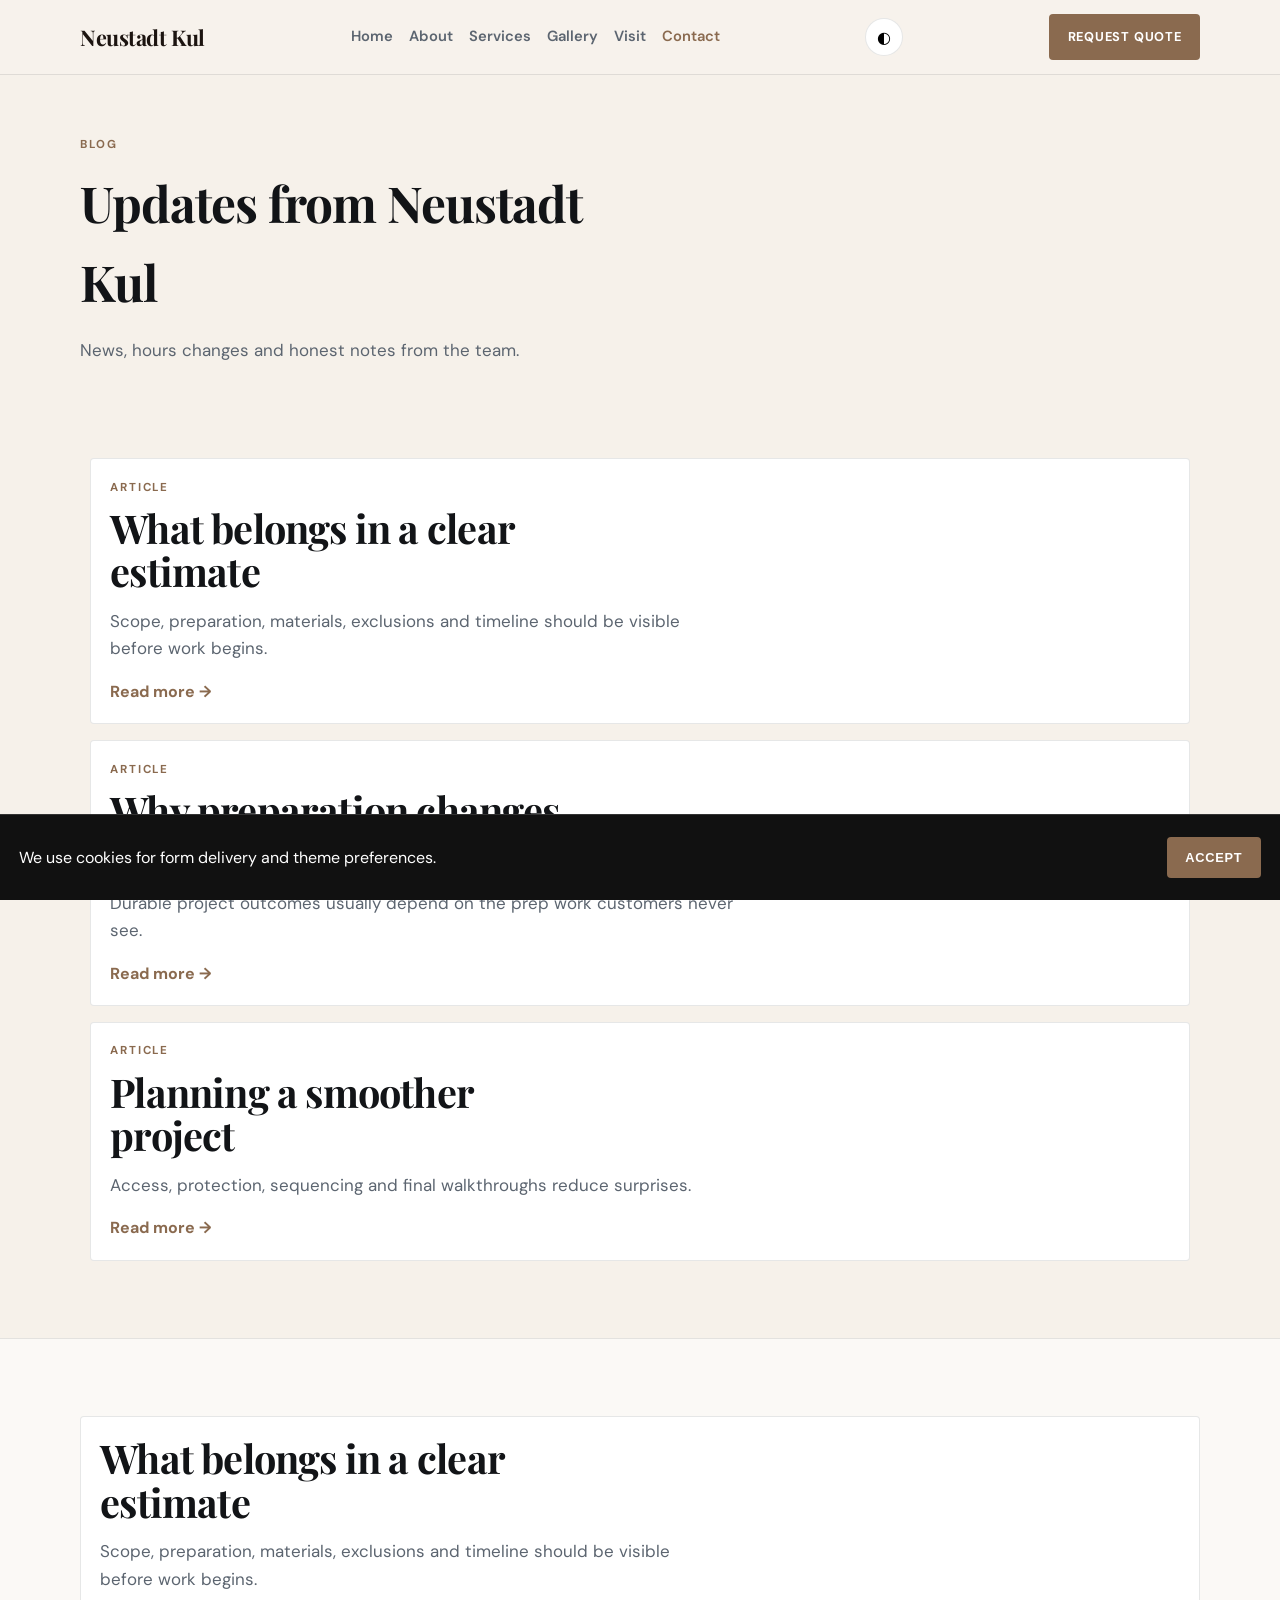
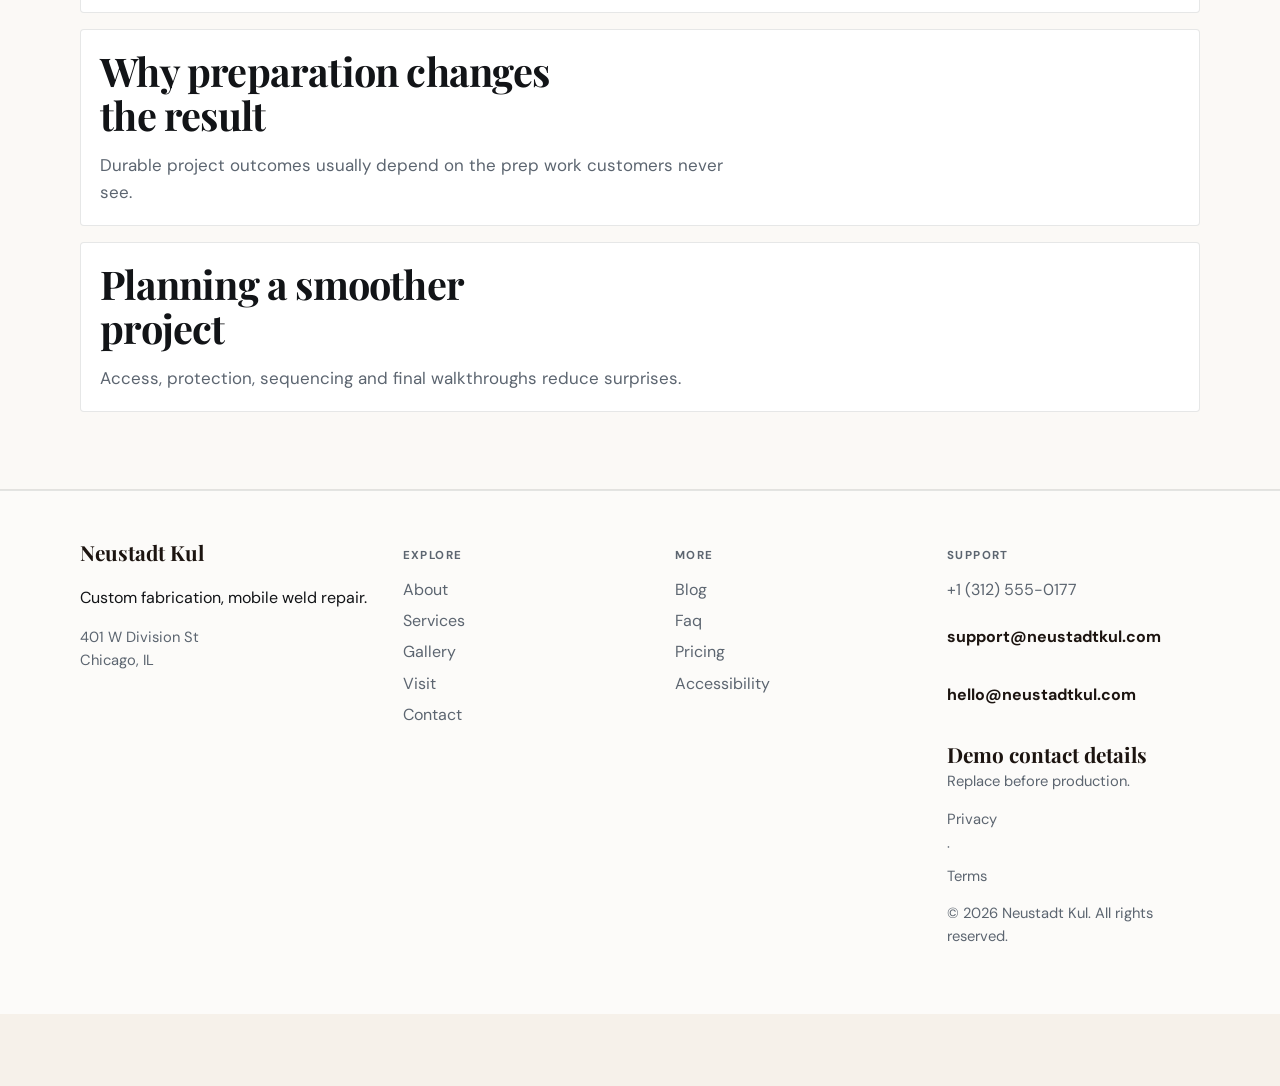
<file: blog.html>
<!DOCTYPE html>
<html lang="en">
<head>
  <meta charset="UTF-8" />
  <meta name="viewport" content="width=device-width, initial-scale=1" />
  <title>Blog | Neustadt Kul</title>
  <meta name="description" content="News from Neustadt Kul" />
  <meta property="og:title" content="Blog | Neustadt Kul" />
  <meta property="og:description" content="News from Neustadt Kul" />
  <meta property="og:type" content="website" />
  <meta name="twitter:card" content="summary_large_image" />
  <meta name="twitter:title" content="Blog | Neustadt Kul" />
  <meta name="twitter:description" content="News from Neustadt Kul" />
  <meta property="og:image" content="assets/img-1.jpg" />
  <meta name="twitter:image" content="assets/img-1.jpg" />
  <meta property="og:url" content="https://neustadt-kul.github.io" />
  <script type="application/ld+json">{"@context": "https://schema.org", "@type": "LocalBusiness", "name": "Neustadt Kul", "description": "Custom fabrication, mobile weld repair.", "url": "https://neustadt-kul.github.io", "image": "assets/img-1.jpg"}</script>
<script type="application/ld+json">{"@context": "https://schema.org", "@type": "FAQPage", "mainEntity": [{"@type": "Question", "name": "Where are you?", "acceptedAnswer": {"@type": "Answer", "text": "401 W Division St, Chicago, IL. See the map on Visit."}}, {"@type": "Question", "name": "How do I reach support?", "acceptedAnswer": {"@type": "Answer", "text": "Use the Contact form or email support@neustadtkul.com. We reply during open hours."}}, {"@type": "Question", "name": "How do I book?", "acceptedAnswer": {"@type": "Answer", "text": "Send a message on Contact, email bookings@neustadtkul.com, or call +1 (312) 555-0177."}}, {"@type": "Question", "name": "Are prices current?", "acceptedAnswer": {"@type": "Answer", "text": "Listed prices are current and may shift with seasons — we update this site when they do."}}, {"@type": "Question", "name": "Do you take groups?", "acceptedAnswer": {"@type": "Answer", "text": "Yes for many bookings — tell us the size and date and we'll confirm what Neustadt Kul can host."}}, {"@type": "Question", "name": "What should I bring?", "acceptedAnswer": {"@type": "Answer", "text": "Just yourself (and any notes on allergies, sizes, or preferences). We'll handle the rest."}}, {"@type": "Question", "name": "Can I book for someone else?", "acceptedAnswer": {"@type": "Answer", "text": "Yes — include their name and preferences in the contact form."}}, {"@type": "Question", "name": "Is parking available?", "acceptedAnswer": {"@type": "Answer", "text": "See Locations for the branch closest to you in Chicago."}}, {"@type": "Question", "name": "Where can I read updates?", "acceptedAnswer": {"@type": "Answer", "text": "Blog and Journal pages publish changes before social media."}}, {"@type": "Question", "name": "How do I join the team?", "acceptedAnswer": {"@type": "Answer", "text": "Open roles are listed on Careers — we reply to every application."}}, {"@type": "Question", "name": "Is the space accessible?", "acceptedAnswer": {"@type": "Answer", "text": "See our Accessibility page for entrance, seating and restroom notes."}}]}</script>
<script type="application/ld+json">{"@context": "https://schema.org", "@type": "WebSite", "name": "Neustadt Kul", "url": "https://neustadt-kul.github.io", "description": "Custom fabrication, mobile weld repair."}</script>
  <link rel="alternate" hreflang="en" href="index.html" />
  <link rel="alternate" hreflang="x-default" href="index.html" />
  <meta name="theme-color" content="#111111" />
  <link rel="preconnect" href="https://fonts.googleapis.com" />
  <link rel="preconnect" href="https://fonts.gstatic.com" crossorigin />
  <link href="https://fonts.googleapis.com/css2?family=DM+Sans:wght@400;500;600;700&family=Playfair+Display:wght@600;700&display=swap" rel="stylesheet" />
  <link rel="stylesheet" href="styles.css" />
  <link rel="icon" href="favicon.svg" type="image/svg+xml" />
</head>
<body>

  <header class="top">
    <div class="shell bar">
      <a class="logo" href="index.html">Neustadt Kul</a>
      <button class="nav-toggle" type="button" aria-label="Open menu" data-nav-toggle>
        <span></span><span></span><span></span>
      </button>
      <nav data-nav><a href="index.html">Home</a><a href="about.html">About</a><a href="offerings.html">Services</a><a href="gallery.html">Gallery</a><a href="visit.html">Visit</a><a href="contact.html" class="on">Contact</a></nav>
      <button type="button" class="theme-toggle" data-theme-toggle aria-label="Toggle dark mode">◐</button>
      <a class="cta" href="contact.html" data-open-book>Request quote</a>
    </div>
  </header>  <main class="page">
    <section class="page-hero"><div class="shell">
      <p class="eyebrow">Blog</p>
      <h1>Updates from Neustadt Kul</h1>
      <p class="lead">News, hours changes and honest notes from the team.</p>
    </div></section>
    <section class="block"><div class="shell journal-stack"><article class="journal-entry reveal">
      <p class="eyebrow">Article</p>
      <h2><a href="#post-0">What belongs in a clear estimate</a></h2>
      <p class="lead">Scope, preparation, materials, exclusions and timeline should be visible before work begins.</p>
      <a class="textlink" href="#post-0">Read more →</a>
    </article><article class="journal-entry reveal">
      <p class="eyebrow">Article</p>
      <h2><a href="#post-1">Why preparation changes the result</a></h2>
      <p class="lead">Durable project outcomes usually depend on the prep work customers never see.</p>
      <a class="textlink" href="#post-1">Read more →</a>
    </article><article class="journal-entry reveal">
      <p class="eyebrow">Article</p>
      <h2><a href="#post-2">Planning a smoother project</a></h2>
      <p class="lead">Access, protection, sequencing and final walkthroughs reduce surprises.</p>
      <a class="textlink" href="#post-2">Read more →</a>
    </article></div></section>
    <section class="block tint"><div class="shell journal-stack"><article id="post-0" class="journal-entry reveal">
      <h2>What belongs in a clear estimate</h2>
      <p class="lead">Scope, preparation, materials, exclusions and timeline should be visible before work begins.</p>
    </article><article id="post-1" class="journal-entry reveal">
      <h2>Why preparation changes the result</h2>
      <p class="lead">Durable project outcomes usually depend on the prep work customers never see.</p>
    </article><article id="post-2" class="journal-entry reveal">
      <h2>Planning a smoother project</h2>
      <p class="lead">Access, protection, sequencing and final walkthroughs reduce surprises.</p>
    </article></div></section>
  </main>
  <footer class="foot">
    <div class="shell foot-grid">
      <div>
        <strong>Neustadt Kul</strong>
        <p>Custom fabrication, mobile weld repair.</p>
        <p class="foot-meta">401 W Division St<br/>Chicago, IL</p>
      </div>
      <div>
        <p class="fh">Explore</p>
        <a href="about.html">About</a><a href="offerings.html">Services</a><a href="gallery.html">Gallery</a><a href="visit.html">Visit</a><a href="contact.html">Contact</a>
      </div>
      <div>
        <p class="fh">More</p>
        <a href="blog.html">Blog</a><a href="faq.html">Faq</a><a href="pricing.html">Pricing</a><a href="accessibility.html">Accessibility</a>
      </div>
      <div>
        <p class="fh">Support</p>
        <a href="tel:+13125550177">+1 (312) 555-0177</a>
        <p class="mail-plain">support@neustadtkul.com</p>
        <p class="mail-plain">hello@neustadtkul.com</p>
        
        <p class="foot-meta"><strong>Demo contact details</strong><br/>Replace before production.</p>
        <p class="foot-meta"><a href="privacy.html">Privacy</a> · <a href="terms.html">Terms</a></p>
        <p class="foot-meta">© 2026 Neustadt Kul. All rights reserved.</p>
      </div>
    </div>
  </footer>
  <div class="cookie-bar" data-cookie-bar hidden>
    <p>We use cookies for form delivery and theme preferences.</p>
    <button type="button" class="btn solid" data-cookie-accept>Accept</button>
  </div>
  <div class="mobile-cta">
    <a href="tel:+13125550177">Call</a>
    <button type="button" data-open-book>Request quote</button>
    <a href="visit.html">Map</a>
  </div>
  <div class="toast" data-toast hidden></div>

  <div class="modal" data-book-modal hidden>
    <div class="modal-card">
      <button class="modal-close" type="button" data-close-book aria-label="Close">×</button>
      <p class="eyebrow">Quick request</p>
      <h3>Contact Neustadt Kul</h3>
      <p class="lead">Send the essentials and we will reply by email.</p>
      <form class="contact-form compact" data-quick-book data-support="support@neustadtkul.com">
        <label>Name<input name="name" required placeholder="Your name" /></label>
        <label>Email<input type="email" name="email" required placeholder="you@email.com" /></label>
        <label>Timing<input name="when" required placeholder="Preferred date or timeline" /></label>
        <label>Notes<textarea name="message" rows="3" placeholder="Project, product, service or other details…"></textarea></label>
        <button class="btn solid" type="submit">Request quote</button>
      </form>
    </div>
  </div>

  <div class="lightbox" data-lightbox hidden>
    <button class="modal-close" type="button" data-lightbox-close aria-label="Close">×</button>
    <img data-lightbox-img alt="" />
    <div class="lightbox-nav">
      <button type="button" data-lightbox-prev>‹</button>
      <button type="button" data-lightbox-next>›</button>
    </div>
  </div>
  <script src="site.js"></script>
</body></html>
</file>
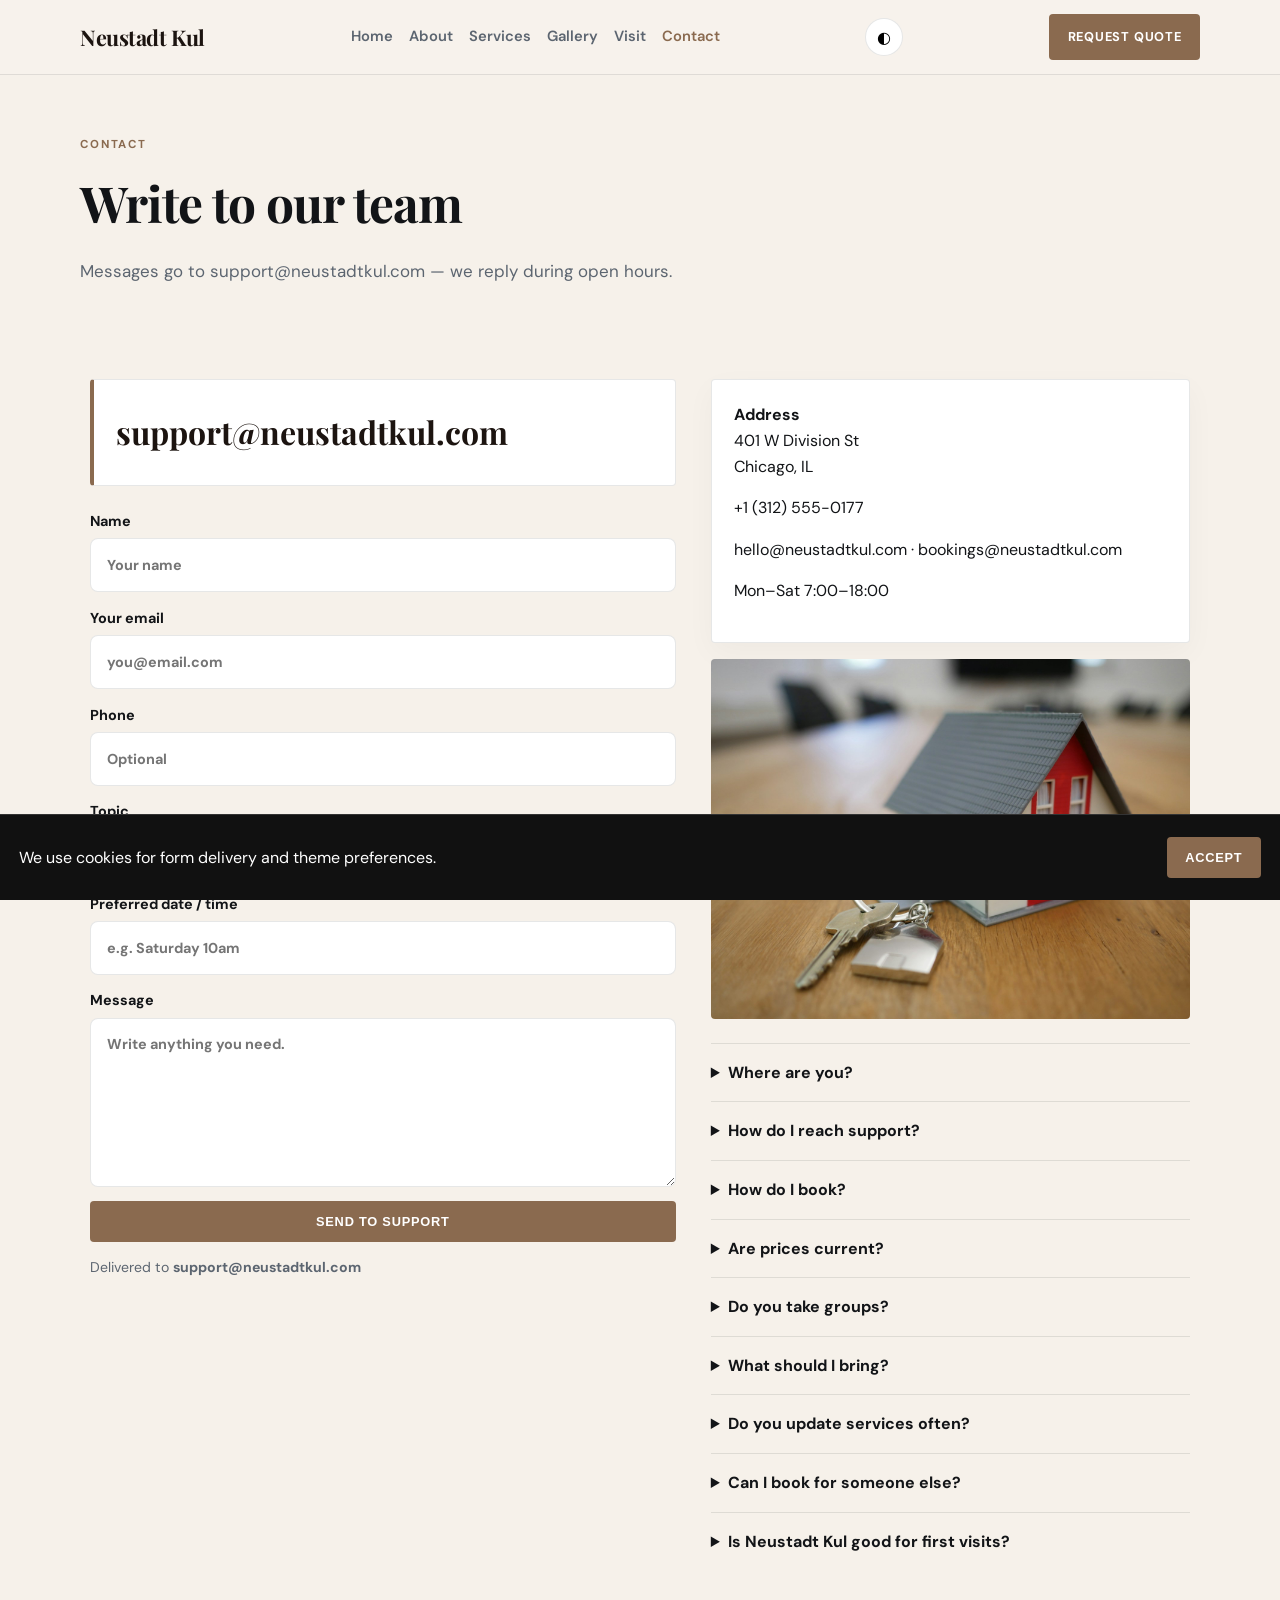
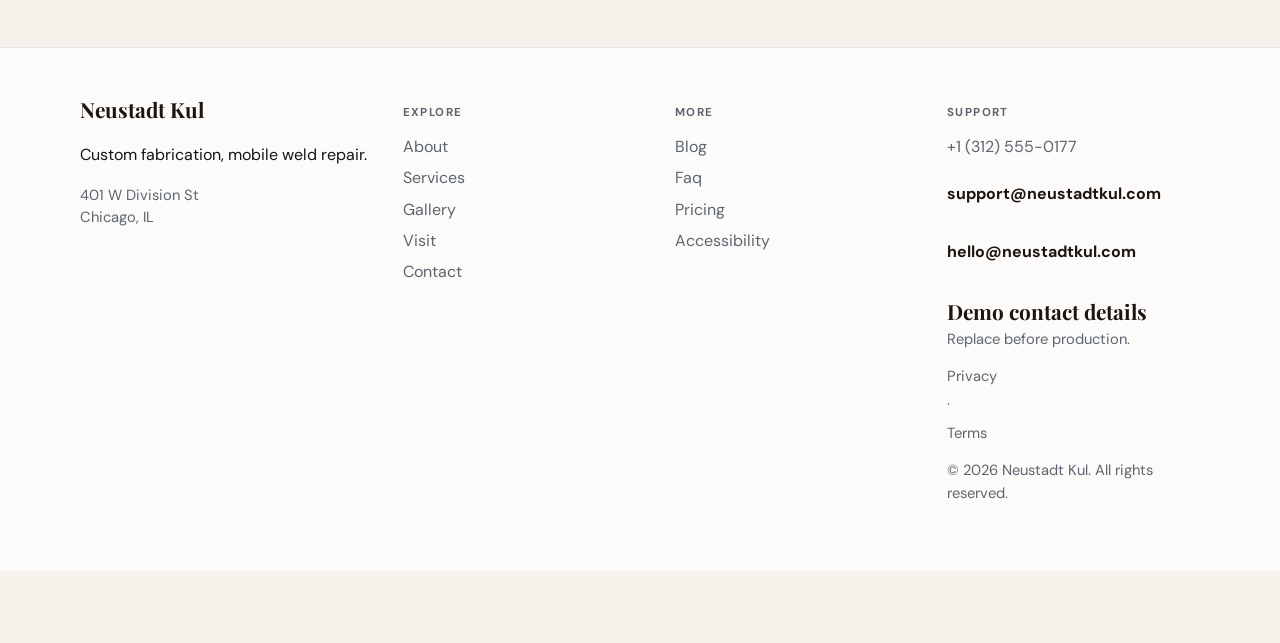
<file: contact.html>
<!DOCTYPE html>
<html lang="en">
<head>
  <meta charset="UTF-8" />
  <meta name="viewport" content="width=device-width, initial-scale=1" />
  <title>Contact | Neustadt Kul</title>
  <meta name="description" content="Contact Neustadt Kul" />
  <meta property="og:title" content="Contact | Neustadt Kul" />
  <meta property="og:description" content="Contact Neustadt Kul" />
  <meta property="og:type" content="website" />
  <meta name="twitter:card" content="summary_large_image" />
  <meta name="twitter:title" content="Contact | Neustadt Kul" />
  <meta name="twitter:description" content="Contact Neustadt Kul" />
  <meta property="og:image" content="assets/img-1.jpg" />
  <meta name="twitter:image" content="assets/img-1.jpg" />
  <meta property="og:url" content="https://neustadt-kul.github.io" />
  <script type="application/ld+json">{"@context": "https://schema.org", "@type": "LocalBusiness", "name": "Neustadt Kul", "description": "Custom fabrication, mobile weld repair.", "url": "https://neustadt-kul.github.io", "image": "assets/img-1.jpg"}</script>
<script type="application/ld+json">{"@context": "https://schema.org", "@type": "FAQPage", "mainEntity": [{"@type": "Question", "name": "Where are you?", "acceptedAnswer": {"@type": "Answer", "text": "401 W Division St, Chicago, IL. See the map on Visit."}}, {"@type": "Question", "name": "How do I reach support?", "acceptedAnswer": {"@type": "Answer", "text": "Use the Contact form or email support@neustadtkul.com. We reply during open hours."}}, {"@type": "Question", "name": "How do I book?", "acceptedAnswer": {"@type": "Answer", "text": "Send a message on Contact, email bookings@neustadtkul.com, or call +1 (312) 555-0177."}}, {"@type": "Question", "name": "Are prices current?", "acceptedAnswer": {"@type": "Answer", "text": "Listed prices are current and may shift with seasons — we update this site when they do."}}, {"@type": "Question", "name": "Do you take groups?", "acceptedAnswer": {"@type": "Answer", "text": "Yes for many bookings — tell us the size and date and we'll confirm what Neustadt Kul can host."}}, {"@type": "Question", "name": "What should I bring?", "acceptedAnswer": {"@type": "Answer", "text": "Just yourself (and any notes on allergies, sizes, or preferences). We'll handle the rest."}}, {"@type": "Question", "name": "Can I book for someone else?", "acceptedAnswer": {"@type": "Answer", "text": "Yes — include their name and preferences in the contact form."}}, {"@type": "Question", "name": "Is parking available?", "acceptedAnswer": {"@type": "Answer", "text": "See Locations for the branch closest to you in Chicago."}}, {"@type": "Question", "name": "Where can I read updates?", "acceptedAnswer": {"@type": "Answer", "text": "Blog and Journal pages publish changes before social media."}}, {"@type": "Question", "name": "How do I join the team?", "acceptedAnswer": {"@type": "Answer", "text": "Open roles are listed on Careers — we reply to every application."}}, {"@type": "Question", "name": "Is the space accessible?", "acceptedAnswer": {"@type": "Answer", "text": "See our Accessibility page for entrance, seating and restroom notes."}}]}</script>
<script type="application/ld+json">{"@context": "https://schema.org", "@type": "WebSite", "name": "Neustadt Kul", "url": "https://neustadt-kul.github.io", "description": "Custom fabrication, mobile weld repair."}</script>
  <link rel="alternate" hreflang="en" href="index.html" />
  <link rel="alternate" hreflang="x-default" href="index.html" />
  <meta name="theme-color" content="#111111" />
  <link rel="preconnect" href="https://fonts.googleapis.com" />
  <link rel="preconnect" href="https://fonts.gstatic.com" crossorigin />
  <link href="https://fonts.googleapis.com/css2?family=DM+Sans:wght@400;500;600;700&family=Playfair+Display:wght@600;700&display=swap" rel="stylesheet" />
  <link rel="stylesheet" href="styles.css" />
  <link rel="icon" href="favicon.svg" type="image/svg+xml" />
</head>
<body>

  <header class="top">
    <div class="shell bar">
      <a class="logo" href="index.html">Neustadt Kul</a>
      <button class="nav-toggle" type="button" aria-label="Open menu" data-nav-toggle>
        <span></span><span></span><span></span>
      </button>
      <nav data-nav><a href="index.html">Home</a><a href="about.html">About</a><a href="offerings.html">Services</a><a href="gallery.html">Gallery</a><a href="visit.html">Visit</a><a href="contact.html" class="on">Contact</a></nav>
      <button type="button" class="theme-toggle" data-theme-toggle aria-label="Toggle dark mode">◐</button>
      <a class="cta" href="contact.html" data-open-book>Request quote</a>
    </div>
  </header>  <main class="page">
    <section class="page-hero"><div class="shell">
      <p class="eyebrow">Contact</p><h1>Write to our team</h1>
      <p class="lead">Messages go to support@neustadtkul.com — we reply during open hours.</p>
    </div></section>
    <section class="block"><div class="shell contact-grid">
      <div><div class="support-banner"><p class="support-mail">support@neustadtkul.com</p></div><form class="contact-form" data-contact data-support="support@neustadtkul.com">
          <label>Name<input name="name" required placeholder="Your name" autocomplete="name" /></label>
          <label>Your email<input type="email" name="email" required placeholder="you@email.com" autocomplete="email" /></label>
          <label>Phone<input type="tel" name="phone" placeholder="Optional" autocomplete="tel" /></label>
          <label>Topic<select name="topic" required>
              <option value="Booking">Booking / reservation</option>
              <option value="Support">Support / question</option>
              <option value="Group">Group or event</option>
              <option value="Other">Something else</option>
            </select></label>
          <label>Preferred date / time<input name="when" placeholder="e.g. Saturday 10am" /></label>
          <label>Message<textarea name="message" rows="6" required placeholder="Write anything you need."></textarea></label>
          <button class="btn solid" type="submit">Send to support</button>
          <p class="form-note">Delivered to <strong>support@neustadtkul.com</strong></p>
        </form>
      <div class="form-success" data-success hidden><h3>Message received</h3><button type="button" class="btn quiet" data-again>Send another</button></div></div>
      <div><div class="card stack-card">
      <p><strong>Address</strong><br/>401 W Division St<br/>Chicago, IL</p>
      <p><a href="tel:+13125550177">+1 (312) 555-0177</a></p>
      <p>hello@neustadtkul.com · bookings@neustadtkul.com</p><p>Mon–Sat 7:00–18:00</p></div>
      <img class="solo" src="assets/img-7.jpg" alt="contact" style="margin-top:1rem" />
      <div class="faq" style="margin-top:1.5rem"><details><summary>Where are you?</summary><p>401 W Division St, Chicago, IL. See the map on Visit.</p></details>
<details><summary>How do I reach support?</summary><p>Use the Contact form or email support@neustadtkul.com. We reply during open hours.</p></details>
<details><summary>How do I book?</summary><p>Send a message on Contact, email bookings@neustadtkul.com, or call +1 (312) 555-0177.</p></details>
<details><summary>Are prices current?</summary><p>Listed prices are current and may shift with seasons — we update this site when they do.</p></details>
<details><summary>Do you take groups?</summary><p>Yes for many bookings — tell us the size and date and we'll confirm what Neustadt Kul can host.</p></details>
<details><summary>What should I bring?</summary><p>Just yourself (and any notes on allergies, sizes, or preferences). We'll handle the rest.</p></details>
<details><summary>Do you update services often?</summary><p>Yes — seasonal shifts are posted here first.</p></details>
<details><summary>Can I book for someone else?</summary><p>Yes — include their name and preferences in the Contact form or email support@neustadtkul.com.</p></details>
<details><summary>Is Neustadt Kul good for first visits?</summary><p>Absolutely — tell us it's your first time and we'll recommend a starting point.</p></details></div></div>
    </div></section>
  </main>
  <footer class="foot">
    <div class="shell foot-grid">
      <div>
        <strong>Neustadt Kul</strong>
        <p>Custom fabrication, mobile weld repair.</p>
        <p class="foot-meta">401 W Division St<br/>Chicago, IL</p>
      </div>
      <div>
        <p class="fh">Explore</p>
        <a href="about.html">About</a><a href="offerings.html">Services</a><a href="gallery.html">Gallery</a><a href="visit.html">Visit</a><a href="contact.html">Contact</a>
      </div>
      <div>
        <p class="fh">More</p>
        <a href="blog.html">Blog</a><a href="faq.html">Faq</a><a href="pricing.html">Pricing</a><a href="accessibility.html">Accessibility</a>
      </div>
      <div>
        <p class="fh">Support</p>
        <a href="tel:+13125550177">+1 (312) 555-0177</a>
        <p class="mail-plain">support@neustadtkul.com</p>
        <p class="mail-plain">hello@neustadtkul.com</p>
        
        <p class="foot-meta"><strong>Demo contact details</strong><br/>Replace before production.</p>
        <p class="foot-meta"><a href="privacy.html">Privacy</a> · <a href="terms.html">Terms</a></p>
        <p class="foot-meta">© 2026 Neustadt Kul. All rights reserved.</p>
      </div>
    </div>
  </footer>
  <div class="cookie-bar" data-cookie-bar hidden>
    <p>We use cookies for form delivery and theme preferences.</p>
    <button type="button" class="btn solid" data-cookie-accept>Accept</button>
  </div>
  <div class="mobile-cta">
    <a href="tel:+13125550177">Call</a>
    <button type="button" data-open-book>Request quote</button>
    <a href="visit.html">Map</a>
  </div>
  <div class="toast" data-toast hidden></div>

  <div class="modal" data-book-modal hidden>
    <div class="modal-card">
      <button class="modal-close" type="button" data-close-book aria-label="Close">×</button>
      <p class="eyebrow">Quick request</p>
      <h3>Contact Neustadt Kul</h3>
      <p class="lead">Send the essentials and we will reply by email.</p>
      <form class="contact-form compact" data-quick-book data-support="support@neustadtkul.com">
        <label>Name<input name="name" required placeholder="Your name" /></label>
        <label>Email<input type="email" name="email" required placeholder="you@email.com" /></label>
        <label>Timing<input name="when" required placeholder="Preferred date or timeline" /></label>
        <label>Notes<textarea name="message" rows="3" placeholder="Project, product, service or other details…"></textarea></label>
        <button class="btn solid" type="submit">Request quote</button>
      </form>
    </div>
  </div>

  <div class="lightbox" data-lightbox hidden>
    <button class="modal-close" type="button" data-lightbox-close aria-label="Close">×</button>
    <img data-lightbox-img alt="" />
    <div class="lightbox-nav">
      <button type="button" data-lightbox-prev>‹</button>
      <button type="button" data-lightbox-next>›</button>
    </div>
  </div>
  <script src="site.js"></script>
</body></html>
</file>
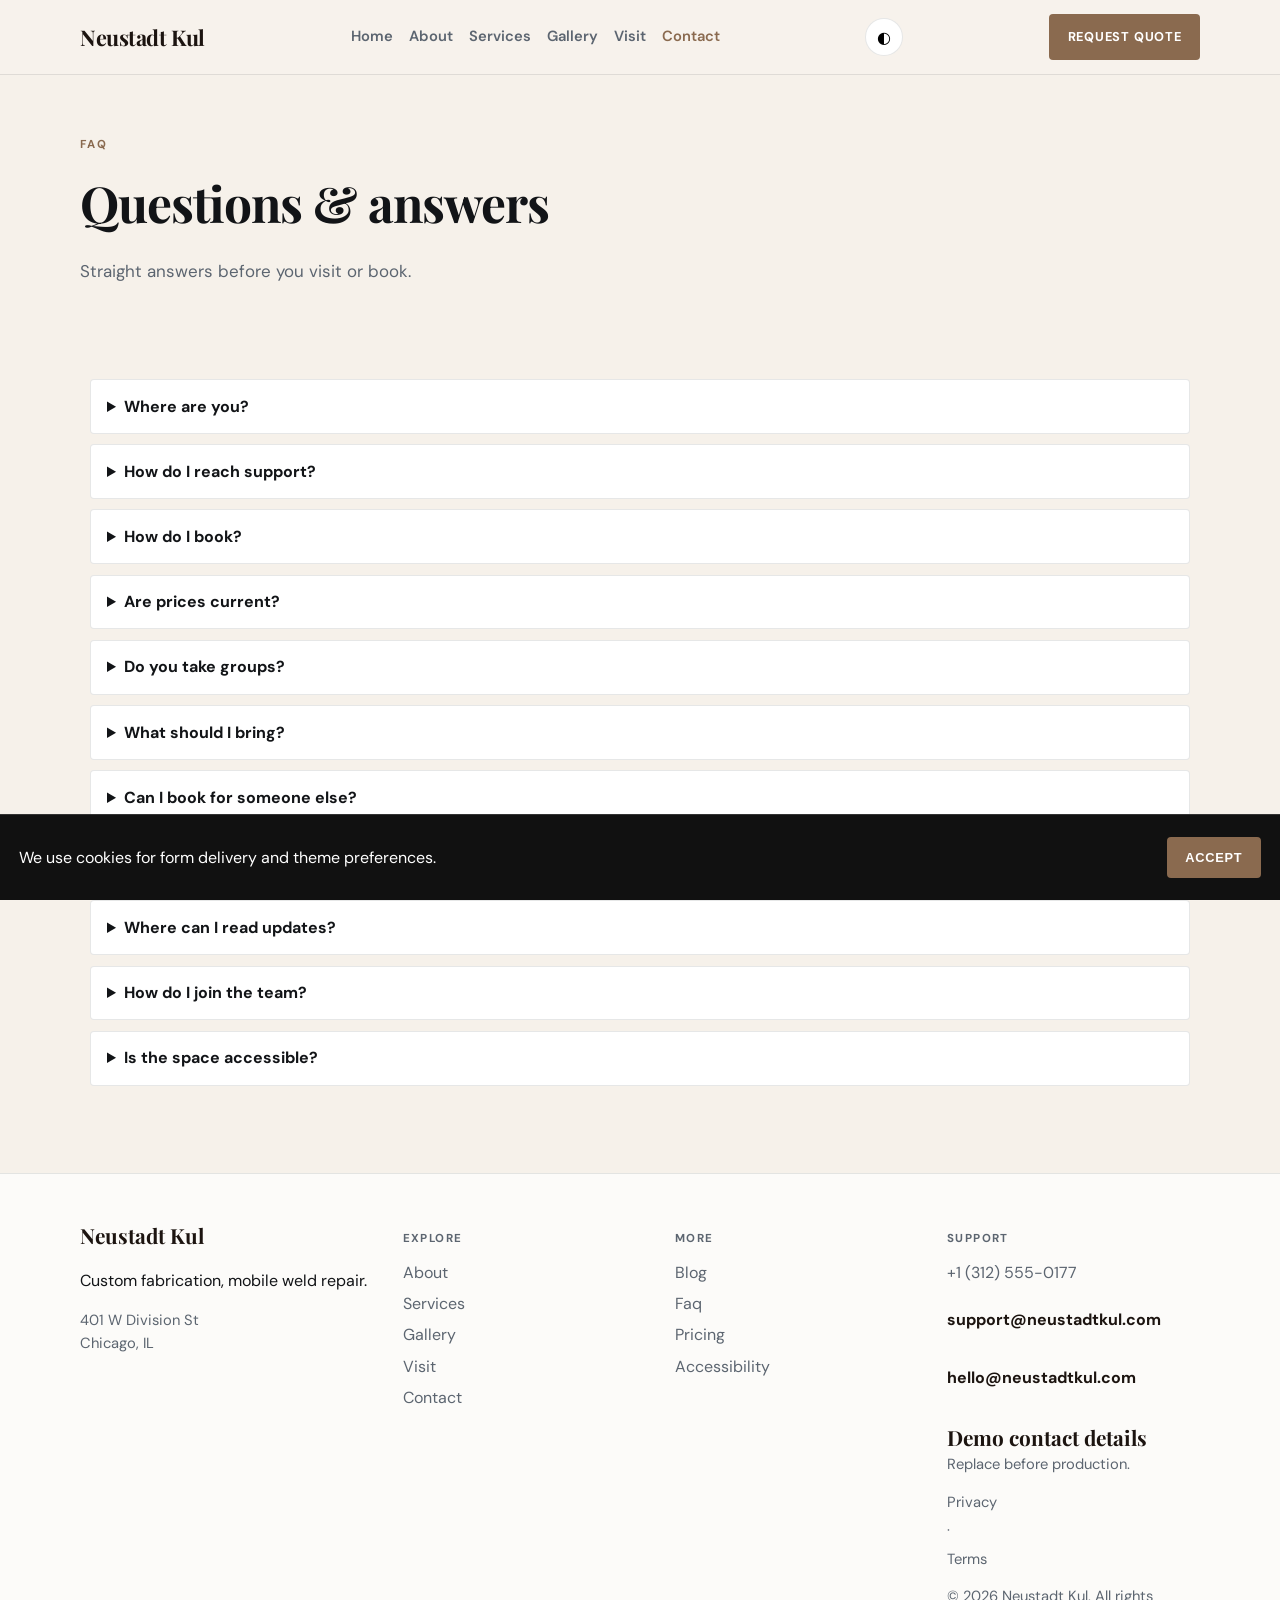
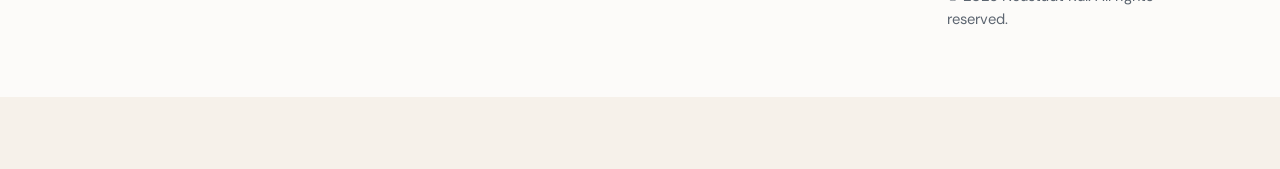
<file: faq.html>
<!DOCTYPE html>
<html lang="en">
<head>
  <meta charset="UTF-8" />
  <meta name="viewport" content="width=device-width, initial-scale=1" />
  <title>FAQ | Neustadt Kul</title>
  <meta name="description" content="Frequently asked questions" />
  <meta property="og:title" content="FAQ | Neustadt Kul" />
  <meta property="og:description" content="Frequently asked questions" />
  <meta property="og:type" content="website" />
  <meta name="twitter:card" content="summary_large_image" />
  <meta name="twitter:title" content="FAQ | Neustadt Kul" />
  <meta name="twitter:description" content="Frequently asked questions" />
  <meta property="og:image" content="assets/img-1.jpg" />
  <meta name="twitter:image" content="assets/img-1.jpg" />
  <meta property="og:url" content="https://neustadt-kul.github.io" />
  <script type="application/ld+json">{"@context": "https://schema.org", "@type": "LocalBusiness", "name": "Neustadt Kul", "description": "Custom fabrication, mobile weld repair.", "url": "https://neustadt-kul.github.io", "image": "assets/img-1.jpg"}</script>
<script type="application/ld+json">{"@context": "https://schema.org", "@type": "FAQPage", "mainEntity": [{"@type": "Question", "name": "Where are you?", "acceptedAnswer": {"@type": "Answer", "text": "401 W Division St, Chicago, IL. See the map on Visit."}}, {"@type": "Question", "name": "How do I reach support?", "acceptedAnswer": {"@type": "Answer", "text": "Use the Contact form or email support@neustadtkul.com. We reply during open hours."}}, {"@type": "Question", "name": "How do I book?", "acceptedAnswer": {"@type": "Answer", "text": "Send a message on Contact, email bookings@neustadtkul.com, or call +1 (312) 555-0177."}}, {"@type": "Question", "name": "Are prices current?", "acceptedAnswer": {"@type": "Answer", "text": "Listed prices are current and may shift with seasons — we update this site when they do."}}, {"@type": "Question", "name": "Do you take groups?", "acceptedAnswer": {"@type": "Answer", "text": "Yes for many bookings — tell us the size and date and we'll confirm what Neustadt Kul can host."}}, {"@type": "Question", "name": "What should I bring?", "acceptedAnswer": {"@type": "Answer", "text": "Just yourself (and any notes on allergies, sizes, or preferences). We'll handle the rest."}}, {"@type": "Question", "name": "Can I book for someone else?", "acceptedAnswer": {"@type": "Answer", "text": "Yes — include their name and preferences in the contact form."}}, {"@type": "Question", "name": "Is parking available?", "acceptedAnswer": {"@type": "Answer", "text": "See Locations for the branch closest to you in Chicago."}}, {"@type": "Question", "name": "Where can I read updates?", "acceptedAnswer": {"@type": "Answer", "text": "Blog and Journal pages publish changes before social media."}}, {"@type": "Question", "name": "How do I join the team?", "acceptedAnswer": {"@type": "Answer", "text": "Open roles are listed on Careers — we reply to every application."}}, {"@type": "Question", "name": "Is the space accessible?", "acceptedAnswer": {"@type": "Answer", "text": "See our Accessibility page for entrance, seating and restroom notes."}}]}</script>
<script type="application/ld+json">{"@context": "https://schema.org", "@type": "WebSite", "name": "Neustadt Kul", "url": "https://neustadt-kul.github.io", "description": "Custom fabrication, mobile weld repair."}</script>
  <link rel="alternate" hreflang="en" href="index.html" />
  <link rel="alternate" hreflang="x-default" href="index.html" />
  <meta name="theme-color" content="#111111" />
  <link rel="preconnect" href="https://fonts.googleapis.com" />
  <link rel="preconnect" href="https://fonts.gstatic.com" crossorigin />
  <link href="https://fonts.googleapis.com/css2?family=DM+Sans:wght@400;500;600;700&family=Playfair+Display:wght@600;700&display=swap" rel="stylesheet" />
  <link rel="stylesheet" href="styles.css" />
  <link rel="icon" href="favicon.svg" type="image/svg+xml" />
</head>
<body>

  <header class="top">
    <div class="shell bar">
      <a class="logo" href="index.html">Neustadt Kul</a>
      <button class="nav-toggle" type="button" aria-label="Open menu" data-nav-toggle>
        <span></span><span></span><span></span>
      </button>
      <nav data-nav><a href="index.html">Home</a><a href="about.html">About</a><a href="offerings.html">Services</a><a href="gallery.html">Gallery</a><a href="visit.html">Visit</a><a href="contact.html" class="on">Contact</a></nav>
      <button type="button" class="theme-toggle" data-theme-toggle aria-label="Toggle dark mode">◐</button>
      <a class="cta" href="contact.html" data-open-book>Request quote</a>
    </div>
  </header>  <main class="page">
    <section class="page-hero"><div class="shell">
      <p class="eyebrow">FAQ</p>
      <h1>Questions &amp; answers</h1>
      <p class="lead">Straight answers before you visit or book.</p>
    </div></section>
    <section class="block"><div class="shell faq-page"><details class='faq-item reveal'><summary>Where are you?</summary><p>401 W Division St, Chicago, IL. See the map on Visit.</p></details><details class='faq-item reveal'><summary>How do I reach support?</summary><p>Use the Contact form or email support@neustadtkul.com. We reply during open hours.</p></details><details class='faq-item reveal'><summary>How do I book?</summary><p>Send a message on Contact, email bookings@neustadtkul.com, or call +1 (312) 555-0177.</p></details><details class='faq-item reveal'><summary>Are prices current?</summary><p>Listed prices are current and may shift with seasons — we update this site when they do.</p></details><details class='faq-item reveal'><summary>Do you take groups?</summary><p>Yes for many bookings — tell us the size and date and we&#x27;ll confirm what Neustadt Kul can host.</p></details><details class='faq-item reveal'><summary>What should I bring?</summary><p>Just yourself (and any notes on allergies, sizes, or preferences). We&#x27;ll handle the rest.</p></details><details class='faq-item reveal'><summary>Can I book for someone else?</summary><p>Yes — include their name and preferences in the contact form.</p></details><details class='faq-item reveal'><summary>Is parking available?</summary><p>See Locations for the branch closest to you in Chicago.</p></details><details class='faq-item reveal'><summary>Where can I read updates?</summary><p>Blog and Journal pages publish changes before social media.</p></details><details class='faq-item reveal'><summary>How do I join the team?</summary><p>Open roles are listed on Careers — we reply to every application.</p></details><details class='faq-item reveal'><summary>Is the space accessible?</summary><p>See our Accessibility page for entrance, seating and restroom notes.</p></details></div></section>
  </main>
  <footer class="foot">
    <div class="shell foot-grid">
      <div>
        <strong>Neustadt Kul</strong>
        <p>Custom fabrication, mobile weld repair.</p>
        <p class="foot-meta">401 W Division St<br/>Chicago, IL</p>
      </div>
      <div>
        <p class="fh">Explore</p>
        <a href="about.html">About</a><a href="offerings.html">Services</a><a href="gallery.html">Gallery</a><a href="visit.html">Visit</a><a href="contact.html">Contact</a>
      </div>
      <div>
        <p class="fh">More</p>
        <a href="blog.html">Blog</a><a href="faq.html">Faq</a><a href="pricing.html">Pricing</a><a href="accessibility.html">Accessibility</a>
      </div>
      <div>
        <p class="fh">Support</p>
        <a href="tel:+13125550177">+1 (312) 555-0177</a>
        <p class="mail-plain">support@neustadtkul.com</p>
        <p class="mail-plain">hello@neustadtkul.com</p>
        
        <p class="foot-meta"><strong>Demo contact details</strong><br/>Replace before production.</p>
        <p class="foot-meta"><a href="privacy.html">Privacy</a> · <a href="terms.html">Terms</a></p>
        <p class="foot-meta">© 2026 Neustadt Kul. All rights reserved.</p>
      </div>
    </div>
  </footer>
  <div class="cookie-bar" data-cookie-bar hidden>
    <p>We use cookies for form delivery and theme preferences.</p>
    <button type="button" class="btn solid" data-cookie-accept>Accept</button>
  </div>
  <div class="mobile-cta">
    <a href="tel:+13125550177">Call</a>
    <button type="button" data-open-book>Request quote</button>
    <a href="visit.html">Map</a>
  </div>
  <div class="toast" data-toast hidden></div>

  <div class="modal" data-book-modal hidden>
    <div class="modal-card">
      <button class="modal-close" type="button" data-close-book aria-label="Close">×</button>
      <p class="eyebrow">Quick request</p>
      <h3>Contact Neustadt Kul</h3>
      <p class="lead">Send the essentials and we will reply by email.</p>
      <form class="contact-form compact" data-quick-book data-support="support@neustadtkul.com">
        <label>Name<input name="name" required placeholder="Your name" /></label>
        <label>Email<input type="email" name="email" required placeholder="you@email.com" /></label>
        <label>Timing<input name="when" required placeholder="Preferred date or timeline" /></label>
        <label>Notes<textarea name="message" rows="3" placeholder="Project, product, service or other details…"></textarea></label>
        <button class="btn solid" type="submit">Request quote</button>
      </form>
    </div>
  </div>

  <div class="lightbox" data-lightbox hidden>
    <button class="modal-close" type="button" data-lightbox-close aria-label="Close">×</button>
    <img data-lightbox-img alt="" />
    <div class="lightbox-nav">
      <button type="button" data-lightbox-prev>‹</button>
      <button type="button" data-lightbox-next>›</button>
    </div>
  </div>
  <script src="site.js"></script>
</body></html>
</file>
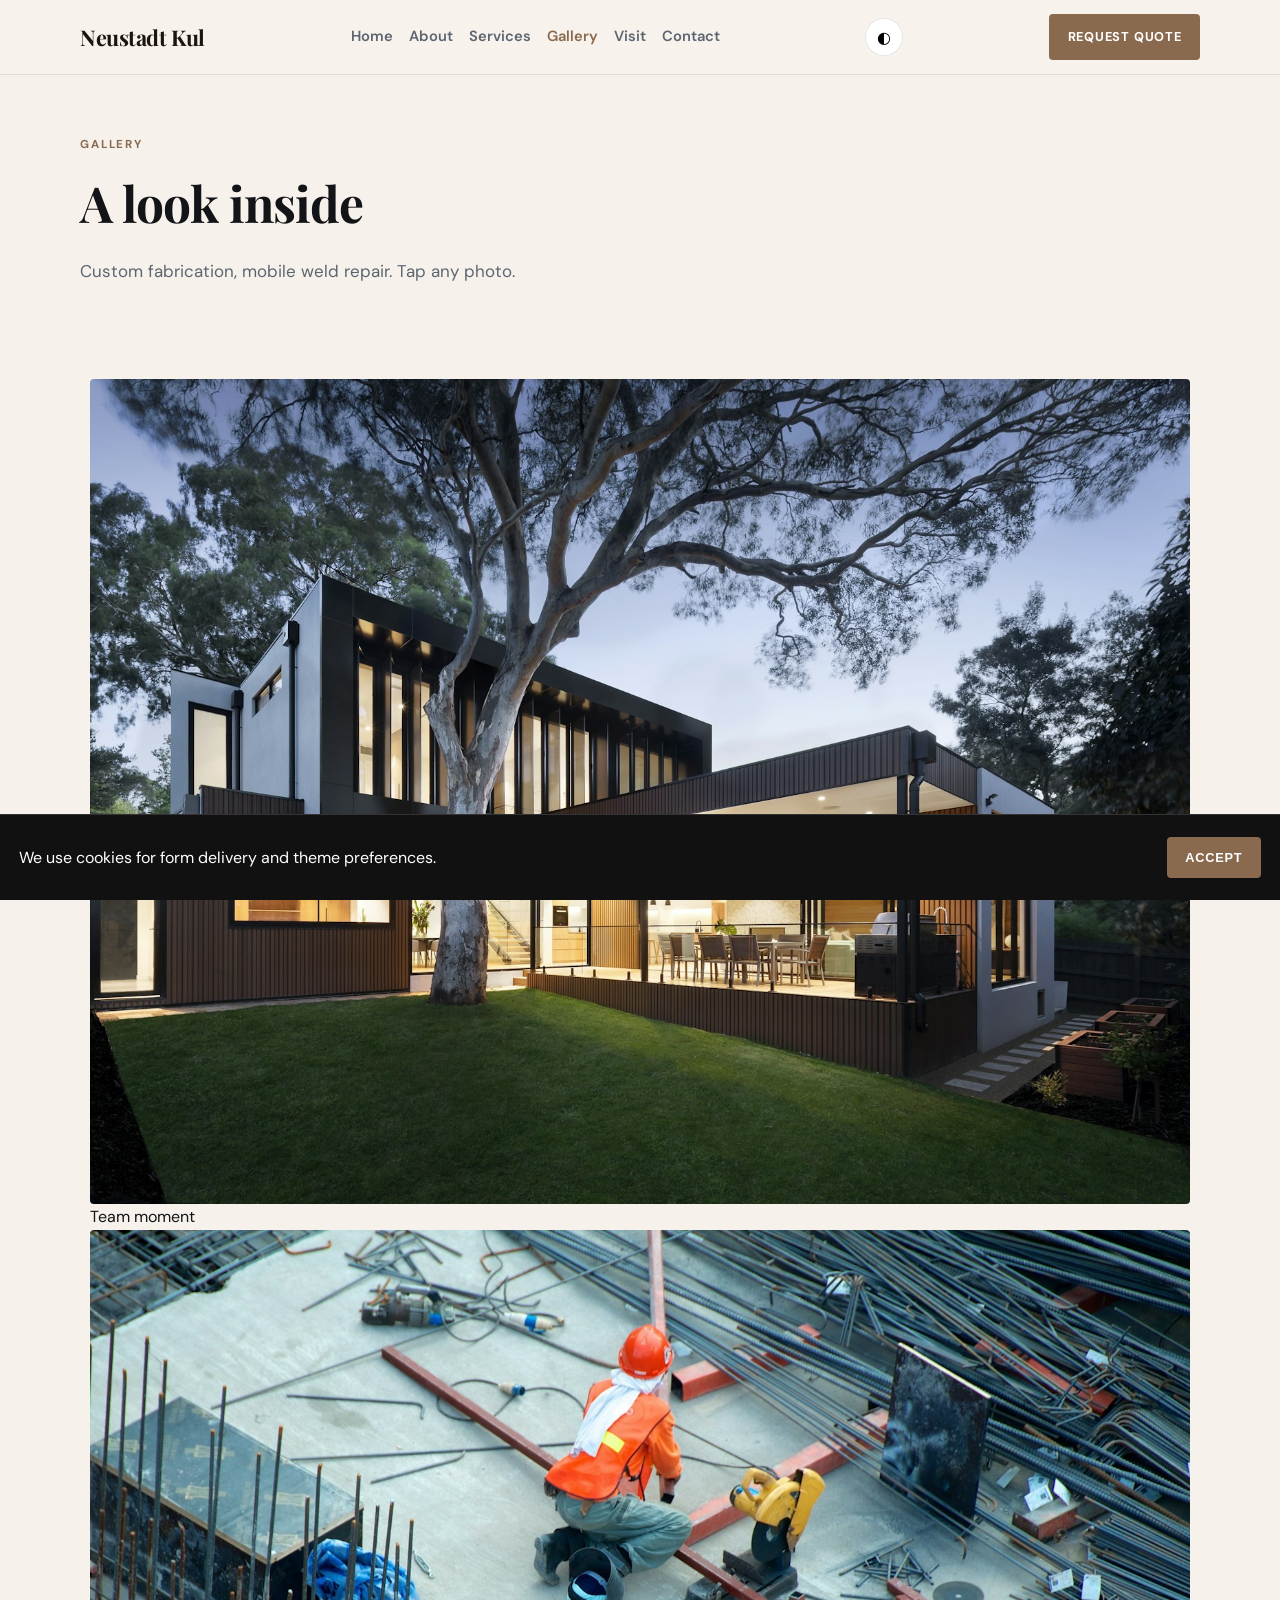
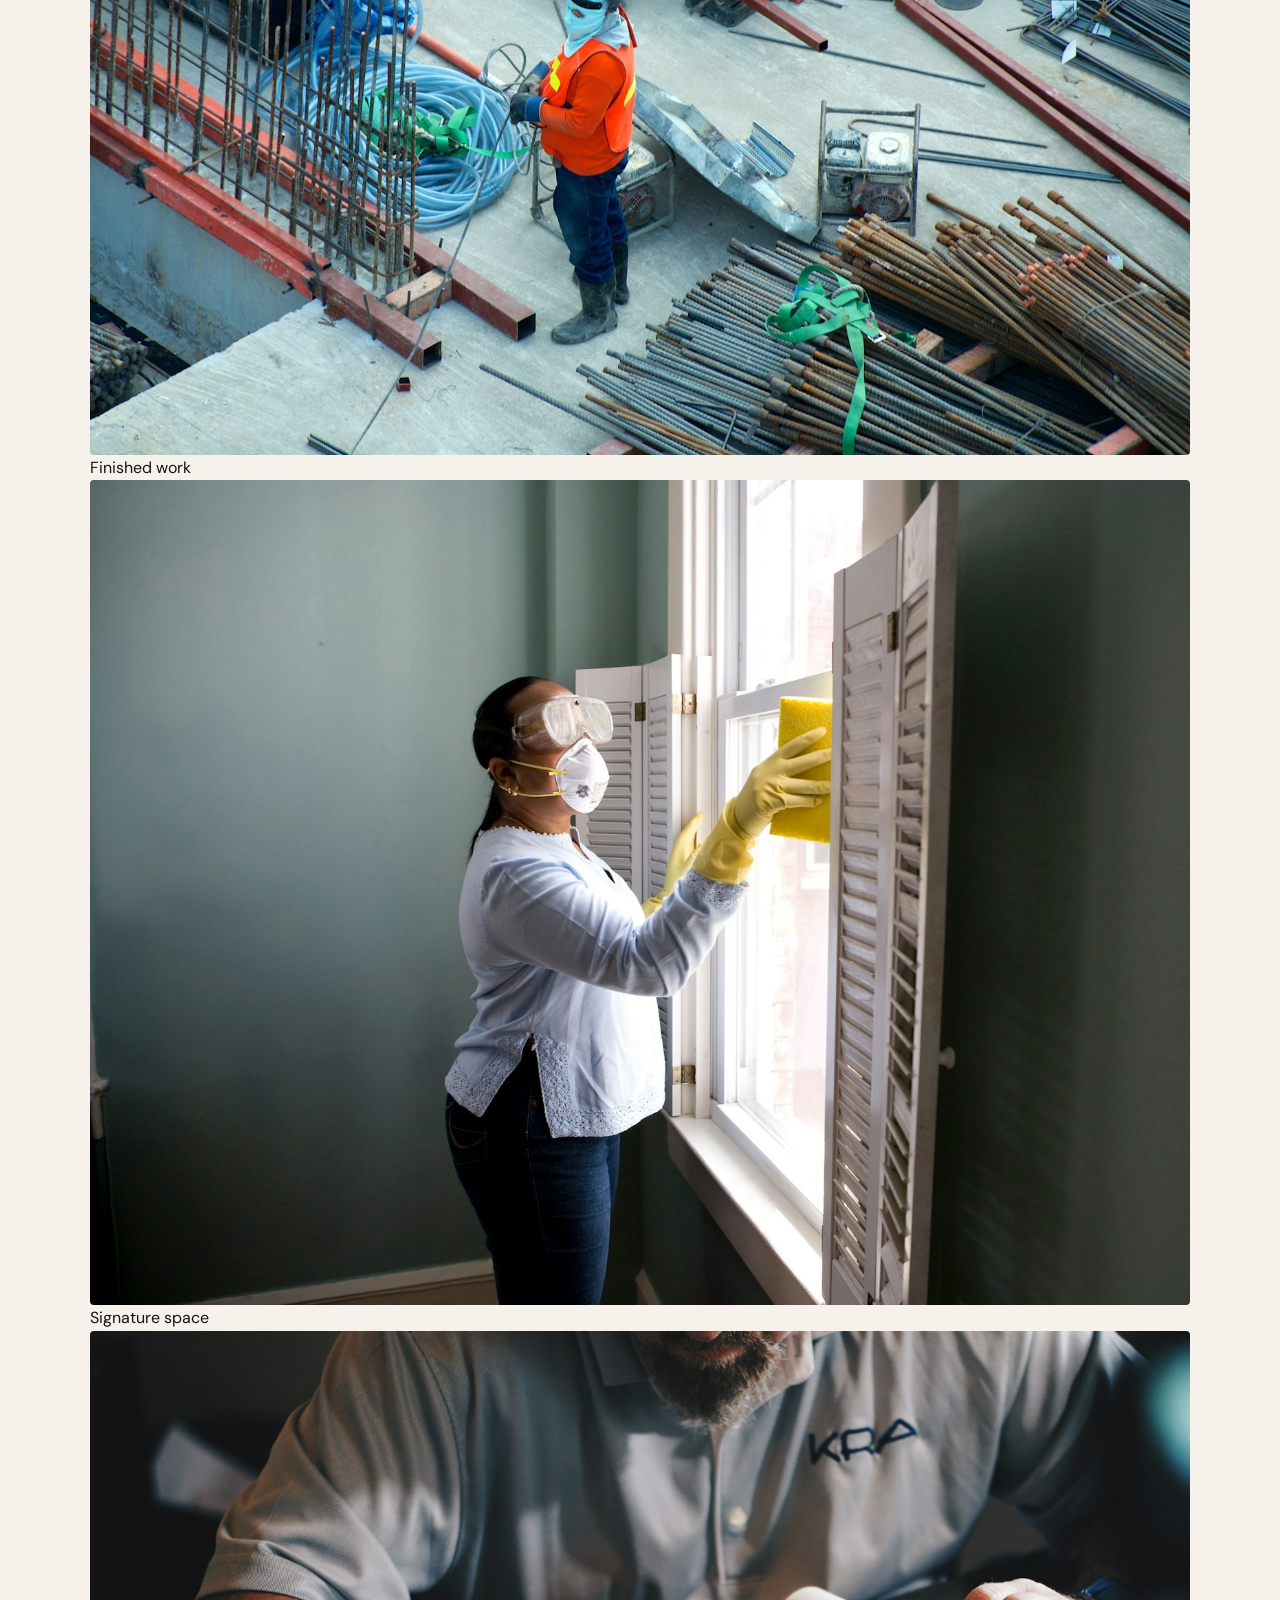
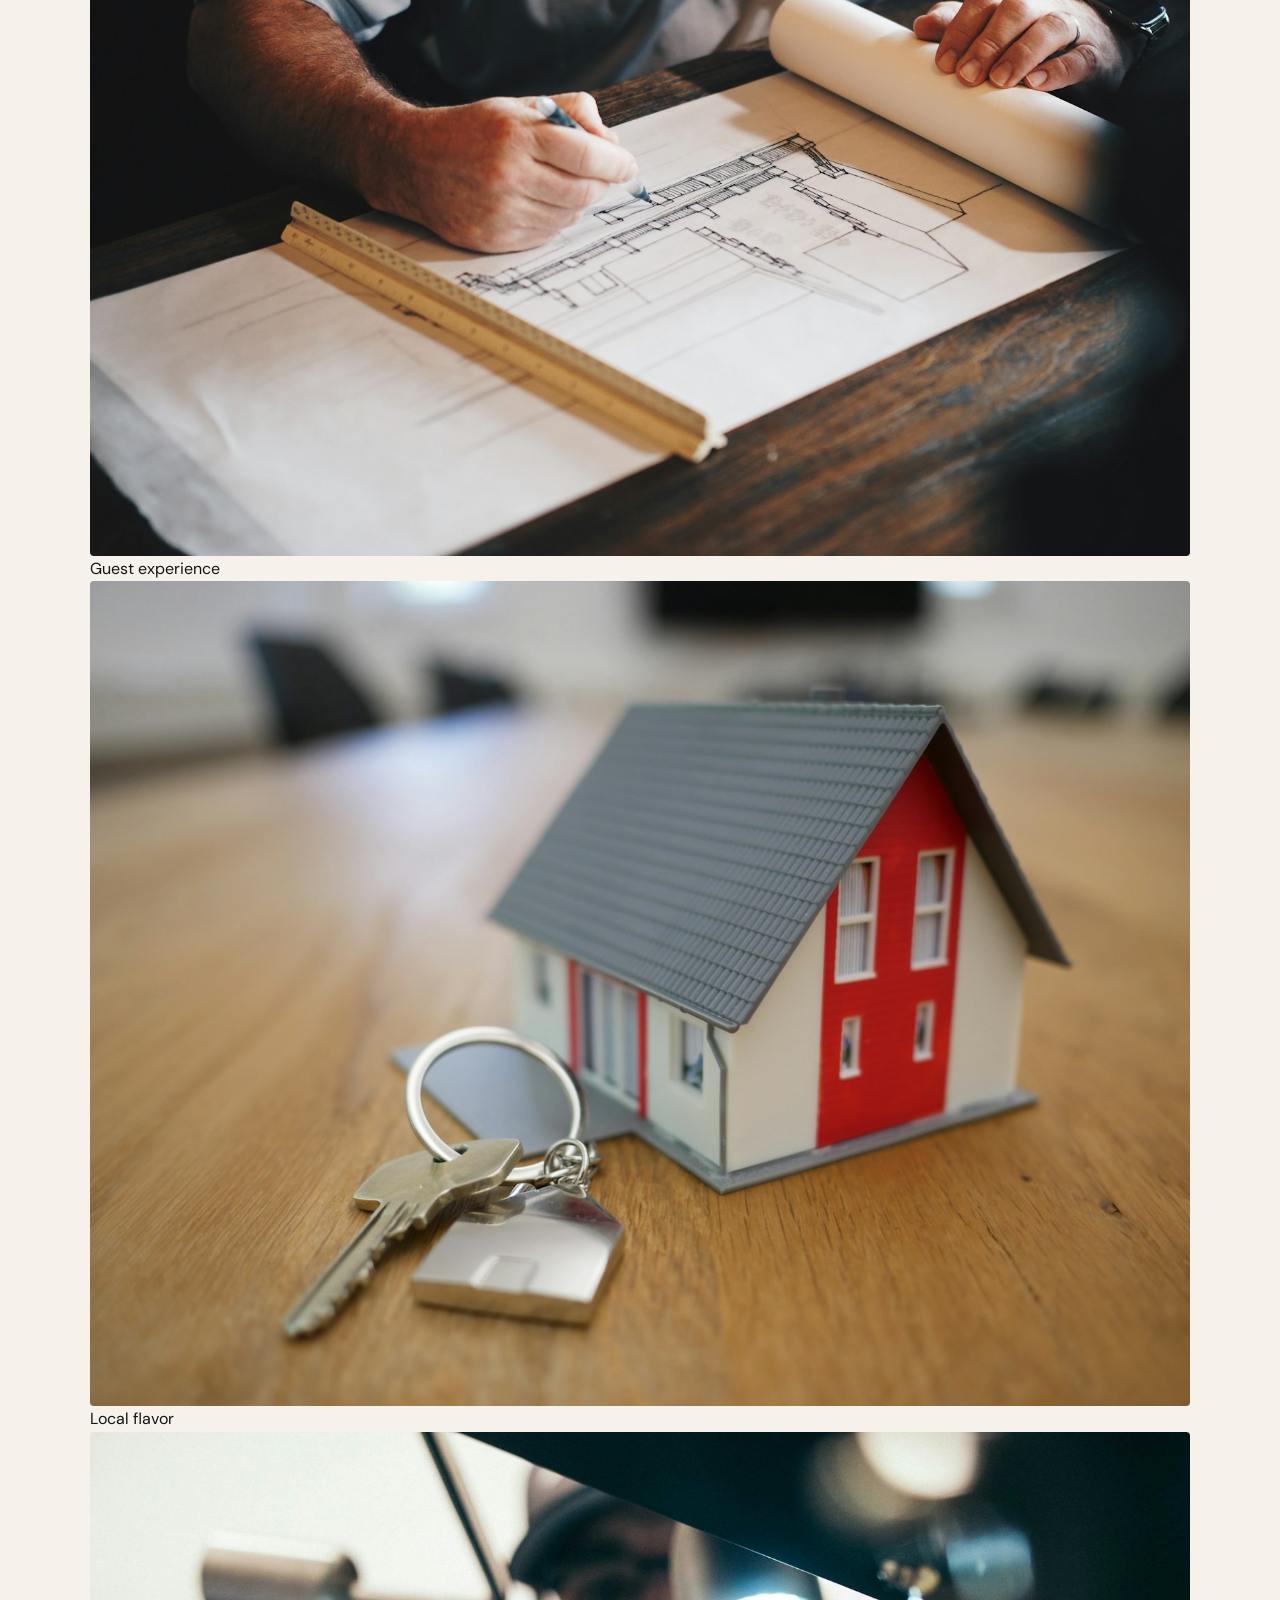
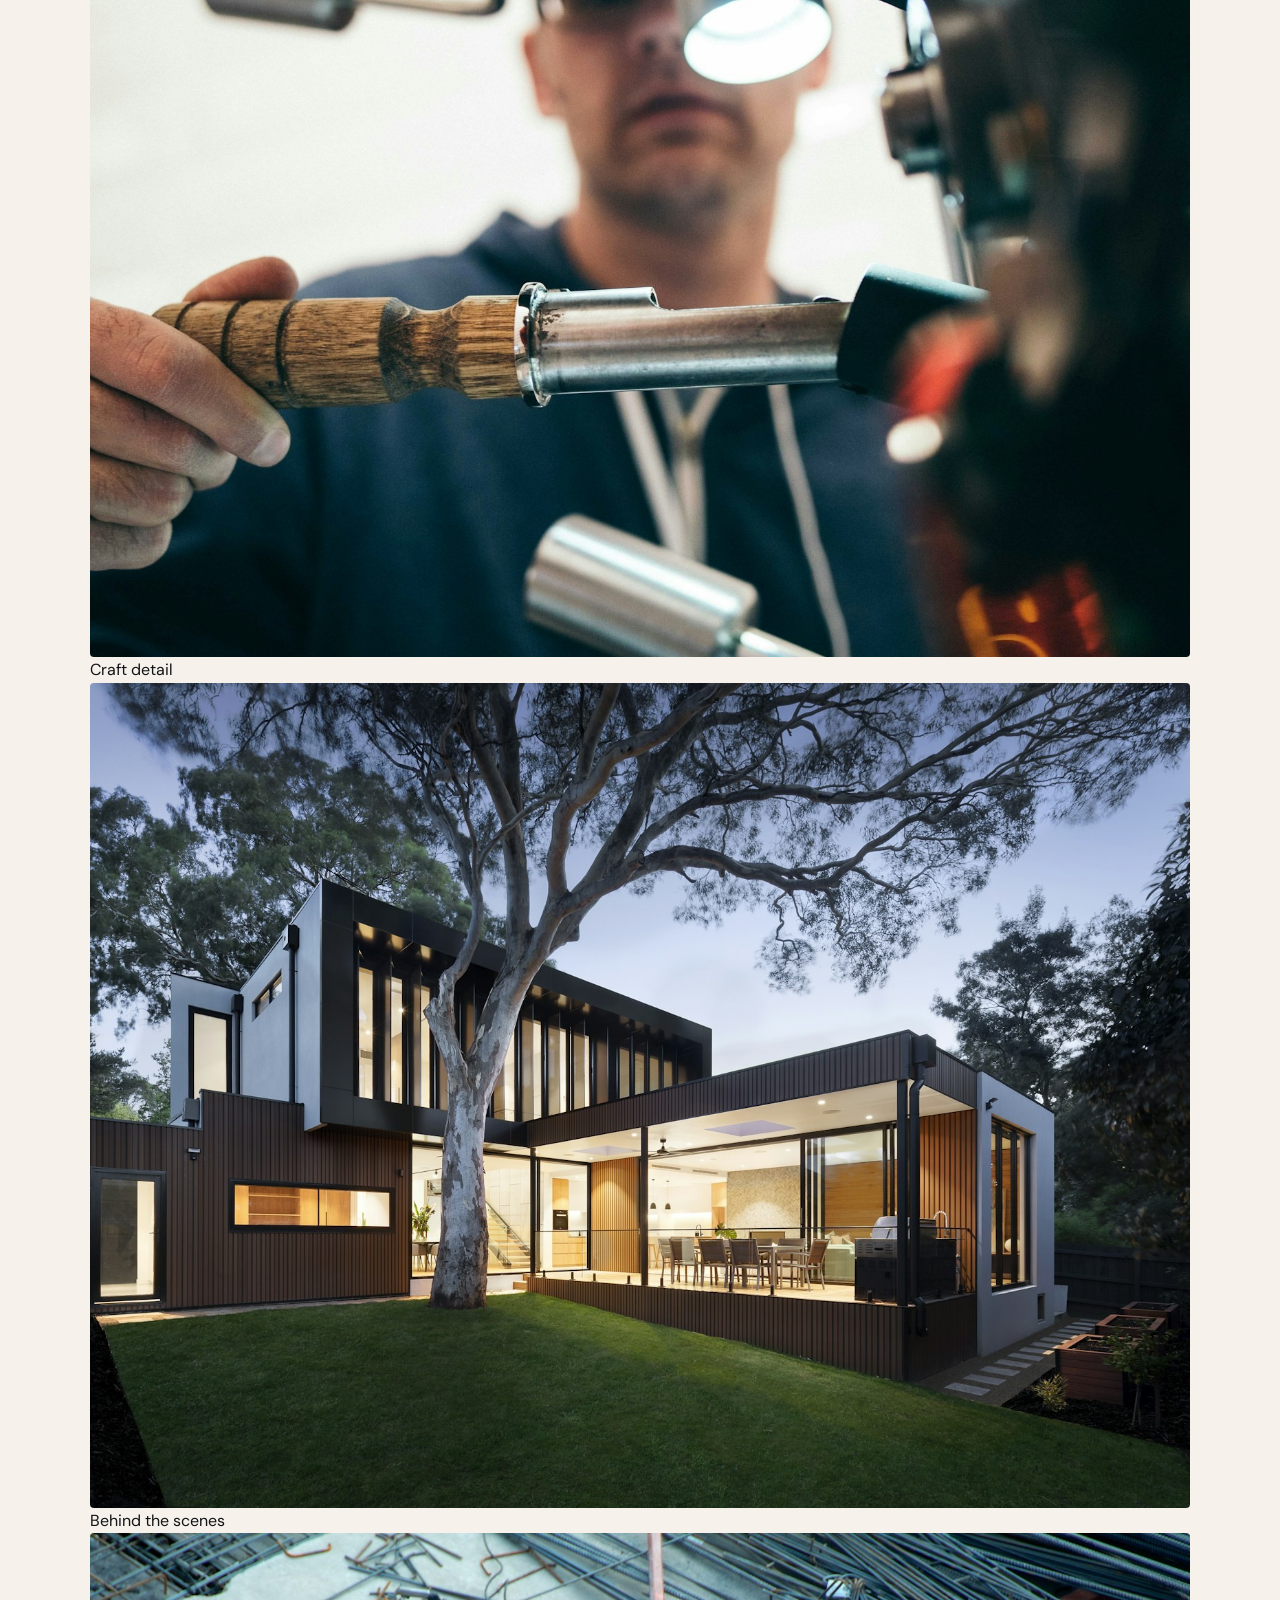
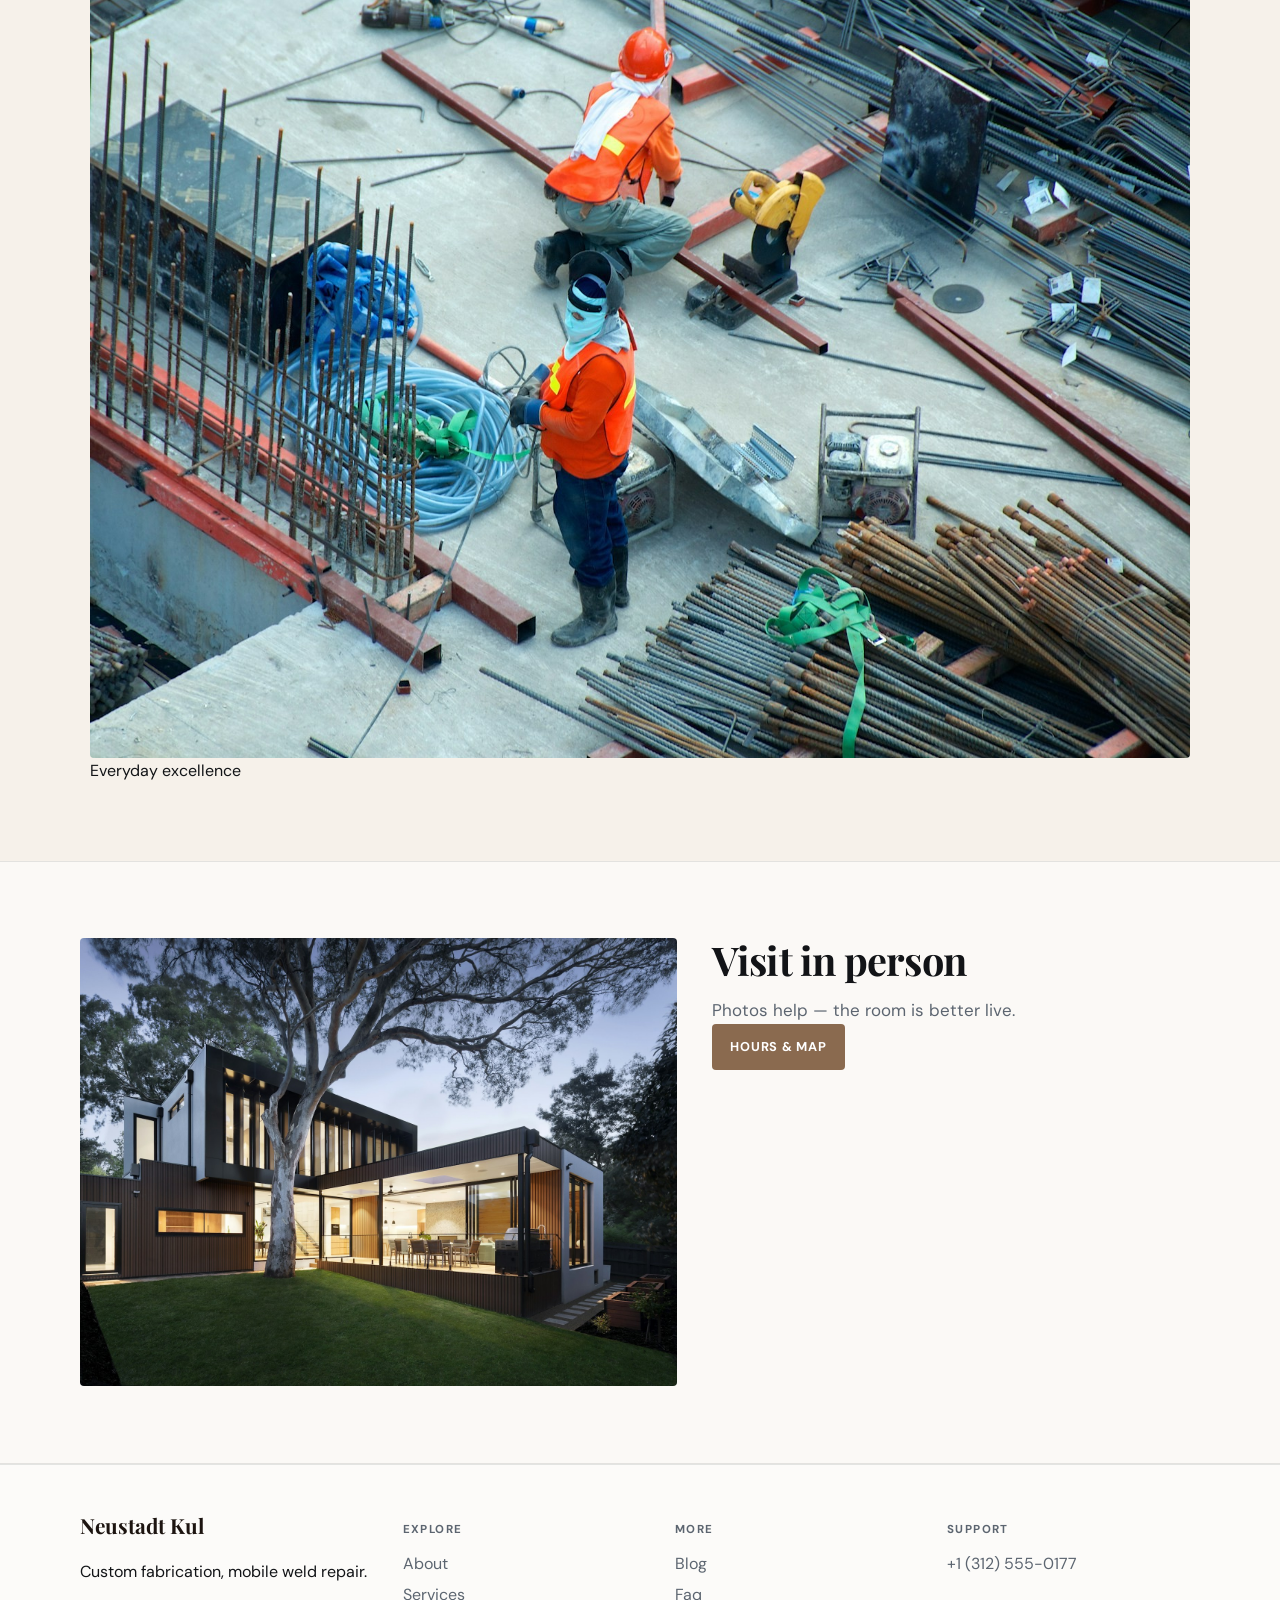
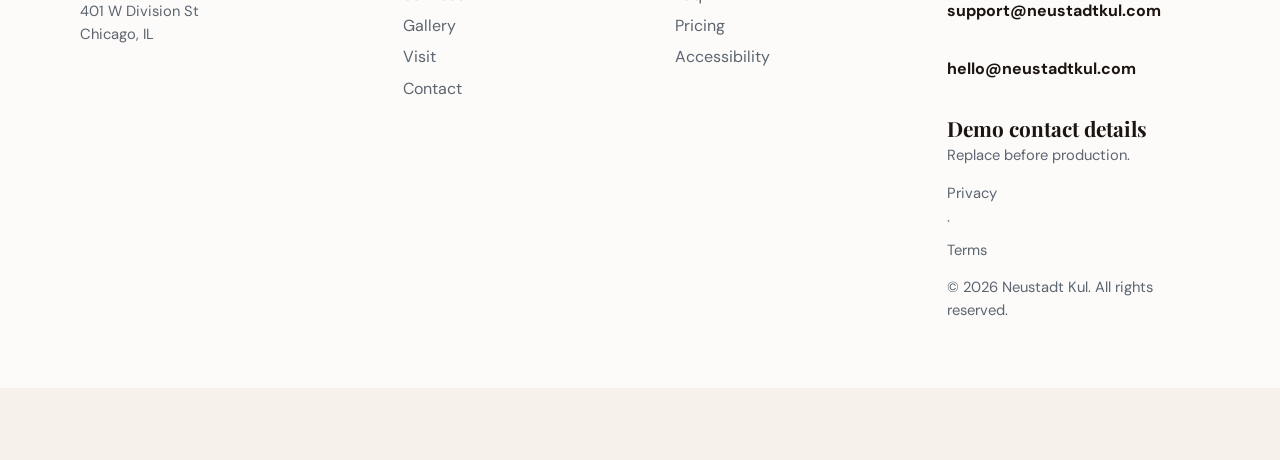
<file: gallery.html>
<!DOCTYPE html>
<html lang="en">
<head>
  <meta charset="UTF-8" />
  <meta name="viewport" content="width=device-width, initial-scale=1" />
  <title>Gallery | Neustadt Kul</title>
  <meta name="description" content="Photos from Neustadt Kul" />
  <meta property="og:title" content="Gallery | Neustadt Kul" />
  <meta property="og:description" content="Photos from Neustadt Kul" />
  <meta property="og:type" content="website" />
  <meta name="twitter:card" content="summary_large_image" />
  <meta name="twitter:title" content="Gallery | Neustadt Kul" />
  <meta name="twitter:description" content="Photos from Neustadt Kul" />
  <meta property="og:image" content="assets/img-1.jpg" />
  <meta name="twitter:image" content="assets/img-1.jpg" />
  <meta property="og:url" content="https://neustadt-kul.github.io" />
  <script type="application/ld+json">{"@context": "https://schema.org", "@type": "LocalBusiness", "name": "Neustadt Kul", "description": "Custom fabrication, mobile weld repair.", "url": "https://neustadt-kul.github.io", "image": "assets/img-1.jpg"}</script>
<script type="application/ld+json">{"@context": "https://schema.org", "@type": "FAQPage", "mainEntity": [{"@type": "Question", "name": "Where are you?", "acceptedAnswer": {"@type": "Answer", "text": "401 W Division St, Chicago, IL. See the map on Visit."}}, {"@type": "Question", "name": "How do I reach support?", "acceptedAnswer": {"@type": "Answer", "text": "Use the Contact form or email support@neustadtkul.com. We reply during open hours."}}, {"@type": "Question", "name": "How do I book?", "acceptedAnswer": {"@type": "Answer", "text": "Send a message on Contact, email bookings@neustadtkul.com, or call +1 (312) 555-0177."}}, {"@type": "Question", "name": "Are prices current?", "acceptedAnswer": {"@type": "Answer", "text": "Listed prices are current and may shift with seasons — we update this site when they do."}}, {"@type": "Question", "name": "Do you take groups?", "acceptedAnswer": {"@type": "Answer", "text": "Yes for many bookings — tell us the size and date and we'll confirm what Neustadt Kul can host."}}, {"@type": "Question", "name": "What should I bring?", "acceptedAnswer": {"@type": "Answer", "text": "Just yourself (and any notes on allergies, sizes, or preferences). We'll handle the rest."}}, {"@type": "Question", "name": "Can I book for someone else?", "acceptedAnswer": {"@type": "Answer", "text": "Yes — include their name and preferences in the contact form."}}, {"@type": "Question", "name": "Is parking available?", "acceptedAnswer": {"@type": "Answer", "text": "See Locations for the branch closest to you in Chicago."}}, {"@type": "Question", "name": "Where can I read updates?", "acceptedAnswer": {"@type": "Answer", "text": "Blog and Journal pages publish changes before social media."}}, {"@type": "Question", "name": "How do I join the team?", "acceptedAnswer": {"@type": "Answer", "text": "Open roles are listed on Careers — we reply to every application."}}, {"@type": "Question", "name": "Is the space accessible?", "acceptedAnswer": {"@type": "Answer", "text": "See our Accessibility page for entrance, seating and restroom notes."}}]}</script>
<script type="application/ld+json">{"@context": "https://schema.org", "@type": "WebSite", "name": "Neustadt Kul", "url": "https://neustadt-kul.github.io", "description": "Custom fabrication, mobile weld repair."}</script>
  <link rel="alternate" hreflang="en" href="index.html" />
  <link rel="alternate" hreflang="x-default" href="index.html" />
  <meta name="theme-color" content="#111111" />
  <link rel="preconnect" href="https://fonts.googleapis.com" />
  <link rel="preconnect" href="https://fonts.gstatic.com" crossorigin />
  <link href="https://fonts.googleapis.com/css2?family=DM+Sans:wght@400;500;600;700&family=Playfair+Display:wght@600;700&display=swap" rel="stylesheet" />
  <link rel="stylesheet" href="styles.css" />
  <link rel="icon" href="favicon.svg" type="image/svg+xml" />
</head>
<body>

  <header class="top">
    <div class="shell bar">
      <a class="logo" href="index.html">Neustadt Kul</a>
      <button class="nav-toggle" type="button" aria-label="Open menu" data-nav-toggle>
        <span></span><span></span><span></span>
      </button>
      <nav data-nav><a href="index.html">Home</a><a href="about.html">About</a><a href="offerings.html">Services</a><a href="gallery.html" class="on">Gallery</a><a href="visit.html">Visit</a><a href="contact.html">Contact</a></nav>
      <button type="button" class="theme-toggle" data-theme-toggle aria-label="Toggle dark mode">◐</button>
      <a class="cta" href="contact.html" data-open-book>Request quote</a>
    </div>
  </header>  <main class="page">
    <section class="page-hero"><div class="shell">
      <p class="eyebrow">Gallery</p><h1>A look inside</h1><p class="lead">Custom fabrication, mobile weld repair. Tap any photo.</p>
    </div></section>
    <section class="block"><div class="shell gallery-masonry" data-gallery-list="assets/img-3.jpg,assets/img-4.jpg,assets/img-5.jpg,assets/img-6.jpg,assets/img-7.jpg,assets/img-8.jpg,assets/img-9.jpg,assets/img-10.jpg"><figure><button type="button" class="gal-btn" data-gallery-open data-index="0"><img src="assets/img-3.jpg" alt="Team moment at Neustadt Kul" loading="lazy" /></button><figcaption>Team moment</figcaption></figure>
<figure><button type="button" class="gal-btn" data-gallery-open data-index="1"><img src="assets/img-4.jpg" alt="Finished work at Neustadt Kul" loading="lazy" /></button><figcaption>Finished work</figcaption></figure>
<figure><button type="button" class="gal-btn" data-gallery-open data-index="2"><img src="assets/img-5.jpg" alt="Signature space at Neustadt Kul" loading="lazy" /></button><figcaption>Signature space</figcaption></figure>
<figure><button type="button" class="gal-btn" data-gallery-open data-index="3"><img src="assets/img-6.jpg" alt="Guest experience at Neustadt Kul" loading="lazy" /></button><figcaption>Guest experience</figcaption></figure>
<figure><button type="button" class="gal-btn" data-gallery-open data-index="4"><img src="assets/img-7.jpg" alt="Local flavor at Neustadt Kul" loading="lazy" /></button><figcaption>Local flavor</figcaption></figure>
<figure><button type="button" class="gal-btn" data-gallery-open data-index="5"><img src="assets/img-8.jpg" alt="Craft detail at Neustadt Kul" loading="lazy" /></button><figcaption>Craft detail</figcaption></figure>
<figure><button type="button" class="gal-btn" data-gallery-open data-index="6"><img src="assets/img-9.jpg" alt="Behind the scenes at Neustadt Kul" loading="lazy" /></button><figcaption>Behind the scenes</figcaption></figure>
<figure><button type="button" class="gal-btn" data-gallery-open data-index="7"><img src="assets/img-10.jpg" alt="Everyday excellence at Neustadt Kul" loading="lazy" /></button><figcaption>Everyday excellence</figcaption></figure></div></section>
    <section class="block tint"><div class="shell split">
      <img class="solo" src="assets/img-9.jpg" alt="Neustadt Kul" />
      <div><h2>Visit in person</h2><p class="lead">Photos help — the room is better live.</p>
      <a class="btn solid" href="visit.html">Hours &amp; map</a></div>
    </div></section>
  </main>
  <footer class="foot">
    <div class="shell foot-grid">
      <div>
        <strong>Neustadt Kul</strong>
        <p>Custom fabrication, mobile weld repair.</p>
        <p class="foot-meta">401 W Division St<br/>Chicago, IL</p>
      </div>
      <div>
        <p class="fh">Explore</p>
        <a href="about.html">About</a><a href="offerings.html">Services</a><a href="gallery.html">Gallery</a><a href="visit.html">Visit</a><a href="contact.html">Contact</a>
      </div>
      <div>
        <p class="fh">More</p>
        <a href="blog.html">Blog</a><a href="faq.html">Faq</a><a href="pricing.html">Pricing</a><a href="accessibility.html">Accessibility</a>
      </div>
      <div>
        <p class="fh">Support</p>
        <a href="tel:+13125550177">+1 (312) 555-0177</a>
        <p class="mail-plain">support@neustadtkul.com</p>
        <p class="mail-plain">hello@neustadtkul.com</p>
        
        <p class="foot-meta"><strong>Demo contact details</strong><br/>Replace before production.</p>
        <p class="foot-meta"><a href="privacy.html">Privacy</a> · <a href="terms.html">Terms</a></p>
        <p class="foot-meta">© 2026 Neustadt Kul. All rights reserved.</p>
      </div>
    </div>
  </footer>
  <div class="cookie-bar" data-cookie-bar hidden>
    <p>We use cookies for form delivery and theme preferences.</p>
    <button type="button" class="btn solid" data-cookie-accept>Accept</button>
  </div>
  <div class="mobile-cta">
    <a href="tel:+13125550177">Call</a>
    <button type="button" data-open-book>Request quote</button>
    <a href="visit.html">Map</a>
  </div>
  <div class="toast" data-toast hidden></div>

  <div class="modal" data-book-modal hidden>
    <div class="modal-card">
      <button class="modal-close" type="button" data-close-book aria-label="Close">×</button>
      <p class="eyebrow">Quick request</p>
      <h3>Contact Neustadt Kul</h3>
      <p class="lead">Send the essentials and we will reply by email.</p>
      <form class="contact-form compact" data-quick-book data-support="support@neustadtkul.com">
        <label>Name<input name="name" required placeholder="Your name" /></label>
        <label>Email<input type="email" name="email" required placeholder="you@email.com" /></label>
        <label>Timing<input name="when" required placeholder="Preferred date or timeline" /></label>
        <label>Notes<textarea name="message" rows="3" placeholder="Project, product, service or other details…"></textarea></label>
        <button class="btn solid" type="submit">Request quote</button>
      </form>
    </div>
  </div>

  <div class="lightbox" data-lightbox hidden>
    <button class="modal-close" type="button" data-lightbox-close aria-label="Close">×</button>
    <img data-lightbox-img alt="" />
    <div class="lightbox-nav">
      <button type="button" data-lightbox-prev>‹</button>
      <button type="button" data-lightbox-next>›</button>
    </div>
  </div>
  <script src="site.js"></script>
</body></html>
</file>
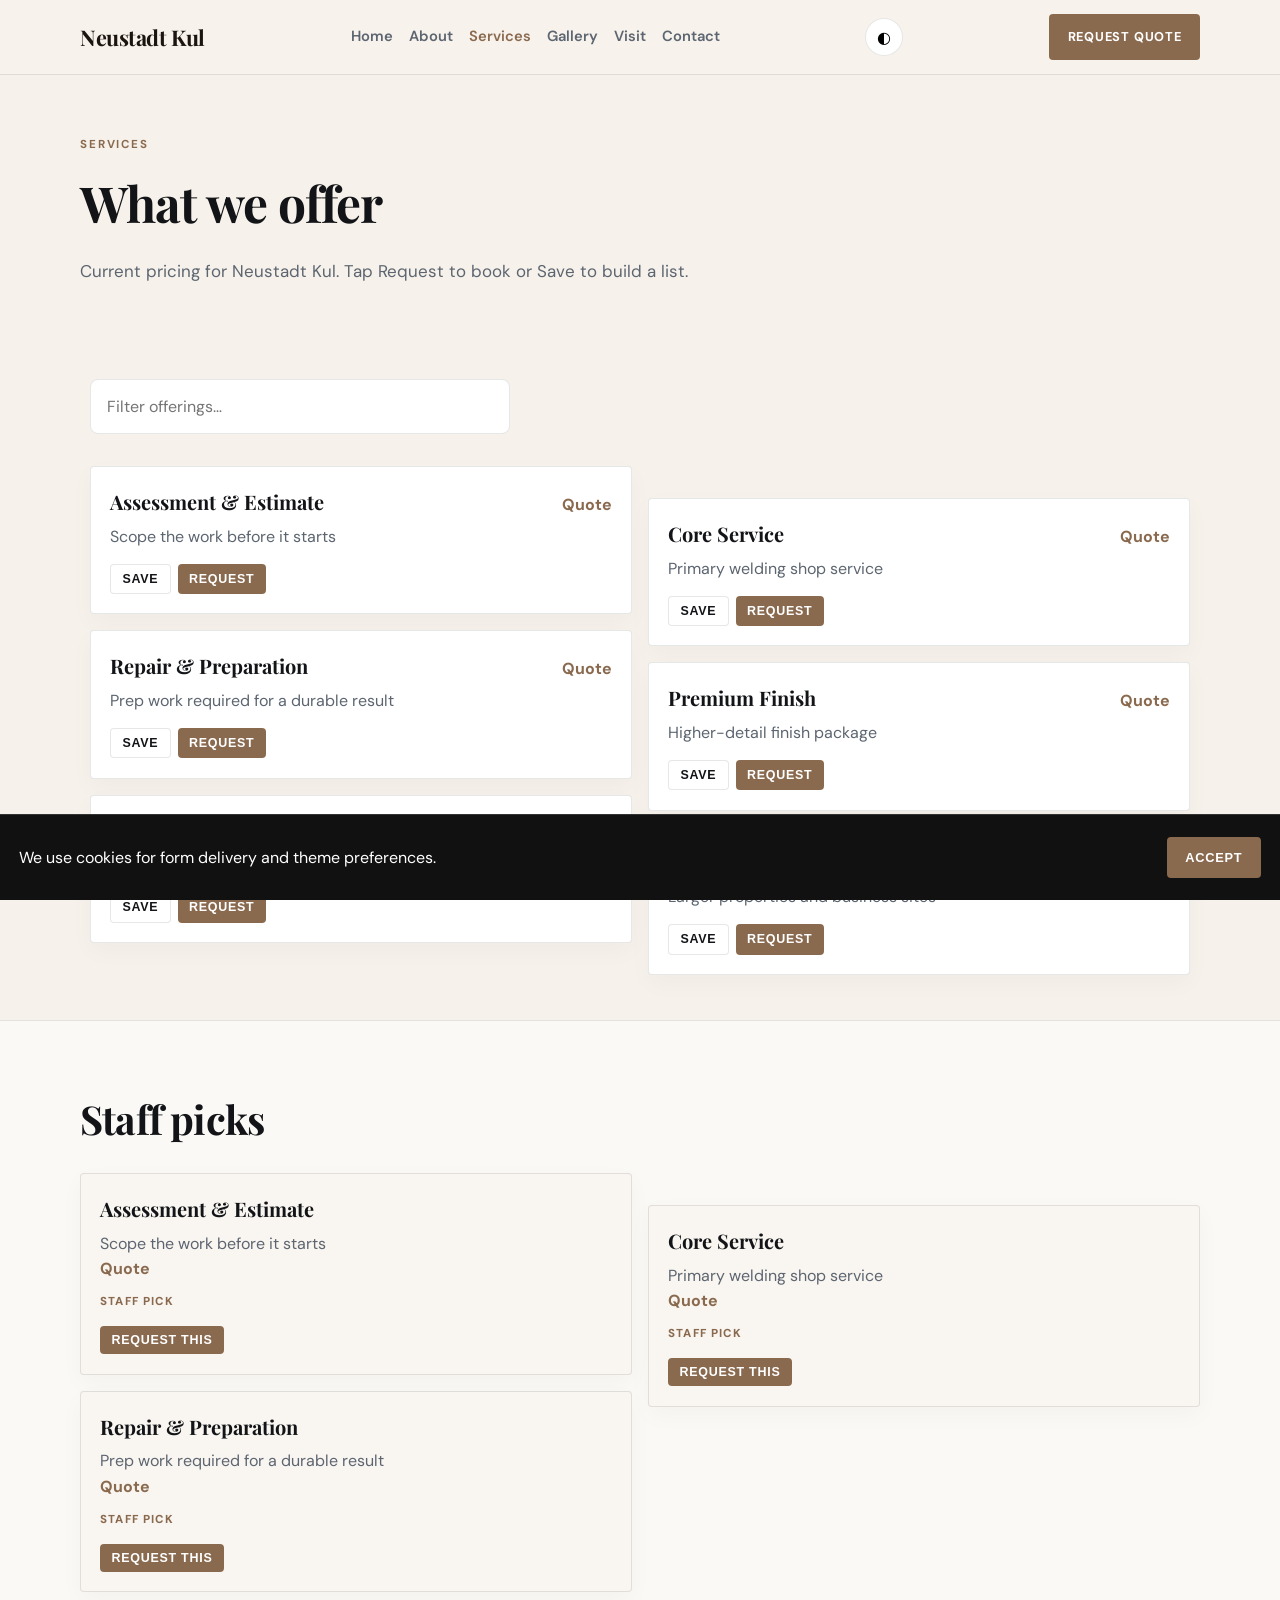
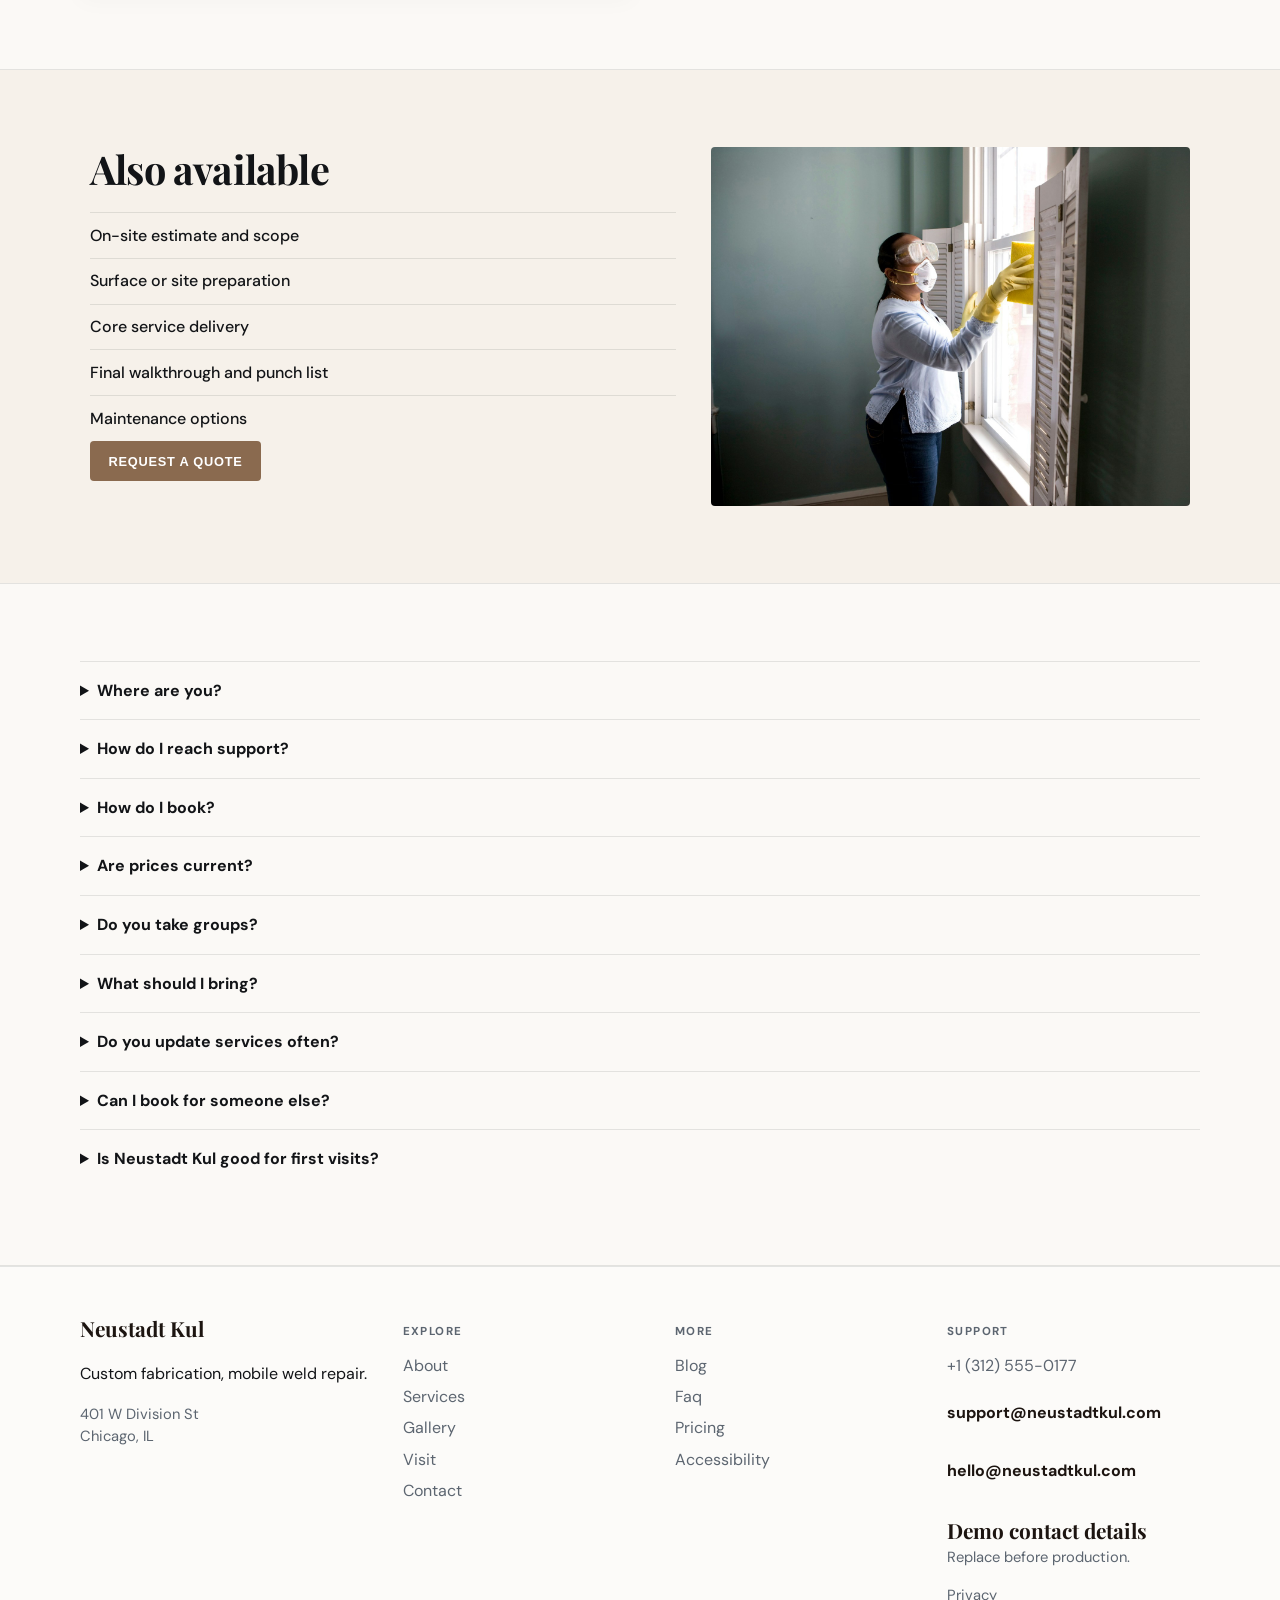
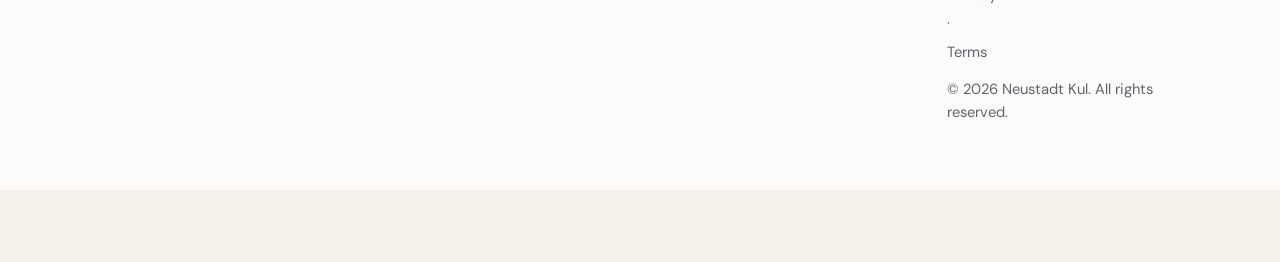
<file: offerings.html>
<!DOCTYPE html>
<html lang="en">
<head>
  <meta charset="UTF-8" />
  <meta name="viewport" content="width=device-width, initial-scale=1" />
  <title>Services | Neustadt Kul</title>
  <meta name="description" content="Services — Neustadt Kul" />
  <meta property="og:title" content="Services | Neustadt Kul" />
  <meta property="og:description" content="Services — Neustadt Kul" />
  <meta property="og:type" content="website" />
  <meta name="twitter:card" content="summary_large_image" />
  <meta name="twitter:title" content="Services | Neustadt Kul" />
  <meta name="twitter:description" content="Services — Neustadt Kul" />
  <meta property="og:image" content="assets/img-1.jpg" />
  <meta name="twitter:image" content="assets/img-1.jpg" />
  <meta property="og:url" content="https://neustadt-kul.github.io" />
  <script type="application/ld+json">{"@context": "https://schema.org", "@type": "LocalBusiness", "name": "Neustadt Kul", "description": "Custom fabrication, mobile weld repair.", "url": "https://neustadt-kul.github.io", "image": "assets/img-1.jpg"}</script>
<script type="application/ld+json">{"@context": "https://schema.org", "@type": "FAQPage", "mainEntity": [{"@type": "Question", "name": "Where are you?", "acceptedAnswer": {"@type": "Answer", "text": "401 W Division St, Chicago, IL. See the map on Visit."}}, {"@type": "Question", "name": "How do I reach support?", "acceptedAnswer": {"@type": "Answer", "text": "Use the Contact form or email support@neustadtkul.com. We reply during open hours."}}, {"@type": "Question", "name": "How do I book?", "acceptedAnswer": {"@type": "Answer", "text": "Send a message on Contact, email bookings@neustadtkul.com, or call +1 (312) 555-0177."}}, {"@type": "Question", "name": "Are prices current?", "acceptedAnswer": {"@type": "Answer", "text": "Listed prices are current and may shift with seasons — we update this site when they do."}}, {"@type": "Question", "name": "Do you take groups?", "acceptedAnswer": {"@type": "Answer", "text": "Yes for many bookings — tell us the size and date and we'll confirm what Neustadt Kul can host."}}, {"@type": "Question", "name": "What should I bring?", "acceptedAnswer": {"@type": "Answer", "text": "Just yourself (and any notes on allergies, sizes, or preferences). We'll handle the rest."}}, {"@type": "Question", "name": "Can I book for someone else?", "acceptedAnswer": {"@type": "Answer", "text": "Yes — include their name and preferences in the contact form."}}, {"@type": "Question", "name": "Is parking available?", "acceptedAnswer": {"@type": "Answer", "text": "See Locations for the branch closest to you in Chicago."}}, {"@type": "Question", "name": "Where can I read updates?", "acceptedAnswer": {"@type": "Answer", "text": "Blog and Journal pages publish changes before social media."}}, {"@type": "Question", "name": "How do I join the team?", "acceptedAnswer": {"@type": "Answer", "text": "Open roles are listed on Careers — we reply to every application."}}, {"@type": "Question", "name": "Is the space accessible?", "acceptedAnswer": {"@type": "Answer", "text": "See our Accessibility page for entrance, seating and restroom notes."}}]}</script>
<script type="application/ld+json">{"@context": "https://schema.org", "@type": "WebSite", "name": "Neustadt Kul", "url": "https://neustadt-kul.github.io", "description": "Custom fabrication, mobile weld repair."}</script>
  <link rel="alternate" hreflang="en" href="index.html" />
  <link rel="alternate" hreflang="x-default" href="index.html" />
  <meta name="theme-color" content="#111111" />
  <link rel="preconnect" href="https://fonts.googleapis.com" />
  <link rel="preconnect" href="https://fonts.gstatic.com" crossorigin />
  <link href="https://fonts.googleapis.com/css2?family=DM+Sans:wght@400;500;600;700&family=Playfair+Display:wght@600;700&display=swap" rel="stylesheet" />
  <link rel="stylesheet" href="styles.css" />
  <link rel="icon" href="favicon.svg" type="image/svg+xml" />
</head>
<body>

  <header class="top">
    <div class="shell bar">
      <a class="logo" href="index.html">Neustadt Kul</a>
      <button class="nav-toggle" type="button" aria-label="Open menu" data-nav-toggle>
        <span></span><span></span><span></span>
      </button>
      <nav data-nav><a href="index.html">Home</a><a href="about.html">About</a><a href="offerings.html" class="on">Services</a><a href="gallery.html">Gallery</a><a href="visit.html">Visit</a><a href="contact.html">Contact</a></nav>
      <button type="button" class="theme-toggle" data-theme-toggle aria-label="Toggle dark mode">◐</button>
      <a class="cta" href="contact.html" data-open-book>Request quote</a>
    </div>
  </header>  <main class="page">
    <section class="page-hero"><div class="shell">
      <p class="eyebrow">Services</p>
      <h1>What we offer</h1>
      <p class="lead">Current pricing for Neustadt Kul. Tap Request to book or Save to build a list.</p>
      <div class="saved-tray" data-saved-tray hidden><strong>Your list</strong><ul data-saved-list></ul>
      <button type="button" class="btn solid mini" data-open-book data-pref-from-list>Request saved</button>
      <button type="button" class="btn quiet mini" data-clear-saved>Clear</button></div>
    </div></section>
    <section class="block"><div class="shell"><div class="offer-tools"><input data-filter-offer type="search" placeholder="Filter offerings…" /></div>
    <div class="menu-grid"><article class="item" data-item="Assessment &amp; Estimate">
          <div class="item-top"><h3>Assessment &amp; Estimate</h3><span class="price">Quote</span></div>
          <p>Scope the work before it starts</p>
          <div class="item-actions">
            <button type="button" class="btn quiet mini" data-save-item data-name="Assessment &amp; Estimate">Save</button>
            <button type="button" class="btn solid mini" data-open-book data-pref="Assessment &amp; Estimate">Request</button>
          </div>
        </article>
<article class="item" data-item="Core Service">
          <div class="item-top"><h3>Core Service</h3><span class="price">Quote</span></div>
          <p>Primary welding shop service</p>
          <div class="item-actions">
            <button type="button" class="btn quiet mini" data-save-item data-name="Core Service">Save</button>
            <button type="button" class="btn solid mini" data-open-book data-pref="Core Service">Request</button>
          </div>
        </article>
<article class="item" data-item="Repair &amp; Preparation">
          <div class="item-top"><h3>Repair &amp; Preparation</h3><span class="price">Quote</span></div>
          <p>Prep work required for a durable result</p>
          <div class="item-actions">
            <button type="button" class="btn quiet mini" data-save-item data-name="Repair &amp; Preparation">Save</button>
            <button type="button" class="btn solid mini" data-open-book data-pref="Repair &amp; Preparation">Request</button>
          </div>
        </article>
<article class="item" data-item="Premium Finish">
          <div class="item-top"><h3>Premium Finish</h3><span class="price">Quote</span></div>
          <p>Higher-detail finish package</p>
          <div class="item-actions">
            <button type="button" class="btn quiet mini" data-save-item data-name="Premium Finish">Save</button>
            <button type="button" class="btn solid mini" data-open-book data-pref="Premium Finish">Request</button>
          </div>
        </article>
<article class="item" data-item="Maintenance">
          <div class="item-top"><h3>Maintenance</h3><span class="price">Quote</span></div>
          <p>Recurring or seasonal service</p>
          <div class="item-actions">
            <button type="button" class="btn quiet mini" data-save-item data-name="Maintenance">Save</button>
            <button type="button" class="btn solid mini" data-open-book data-pref="Maintenance">Request</button>
          </div>
        </article>
<article class="item" data-item="Commercial Projects">
          <div class="item-top"><h3>Commercial Projects</h3><span class="price">Custom</span></div>
          <p>Larger properties and business sites</p>
          <div class="item-actions">
            <button type="button" class="btn quiet mini" data-save-item data-name="Commercial Projects">Save</button>
            <button type="button" class="btn solid mini" data-open-book data-pref="Commercial Projects">Request</button>
          </div>
        </article></div></div></section>
    <section class="block tint"><div class="shell"><h2>Staff picks</h2><div class="menu-grid"><article class="item soft" data-item="Assessment &amp; Estimate">
          <h3>Assessment &amp; Estimate</h3><p>Scope the work before it starts</p><span class="price">Quote</span><p class="tag">Staff pick</p>
          <div class="item-actions">
            <button type="button" class="btn solid mini" data-open-book data-pref="Assessment &amp; Estimate">Request this</button>
          </div>
        </article>
<article class="item soft" data-item="Core Service">
          <h3>Core Service</h3><p>Primary welding shop service</p><span class="price">Quote</span><p class="tag">Staff pick</p>
          <div class="item-actions">
            <button type="button" class="btn solid mini" data-open-book data-pref="Core Service">Request this</button>
          </div>
        </article>
<article class="item soft" data-item="Repair &amp; Preparation">
          <h3>Repair &amp; Preparation</h3><p>Prep work required for a durable result</p><span class="price">Quote</span><p class="tag">Staff pick</p>
          <div class="item-actions">
            <button type="button" class="btn solid mini" data-open-book data-pref="Repair &amp; Preparation">Request this</button>
          </div>
        </article></div></div></section>
    <section class="block"><div class="shell split"><div><h2>Also available</h2><ul class="checks"><li>On-site estimate and scope</li>
<li>Surface or site preparation</li>
<li>Core service delivery</li>
<li>Final walkthrough and punch list</li>
<li>Maintenance options</li></ul>
    <button type="button" class="btn solid" data-open-book>Request a quote</button></div>
    <img class="solo" src="assets/img-5.jpg" alt="offerings" /></div></section>
    <section class="block tint"><div class="shell"><div class="faq"><details><summary>Where are you?</summary><p>401 W Division St, Chicago, IL. See the map on Visit.</p></details>
<details><summary>How do I reach support?</summary><p>Use the Contact form or email support@neustadtkul.com. We reply during open hours.</p></details>
<details><summary>How do I book?</summary><p>Send a message on Contact, email bookings@neustadtkul.com, or call +1 (312) 555-0177.</p></details>
<details><summary>Are prices current?</summary><p>Listed prices are current and may shift with seasons — we update this site when they do.</p></details>
<details><summary>Do you take groups?</summary><p>Yes for many bookings — tell us the size and date and we'll confirm what Neustadt Kul can host.</p></details>
<details><summary>What should I bring?</summary><p>Just yourself (and any notes on allergies, sizes, or preferences). We'll handle the rest.</p></details>
<details><summary>Do you update services often?</summary><p>Yes — seasonal shifts are posted here first.</p></details>
<details><summary>Can I book for someone else?</summary><p>Yes — include their name and preferences in the Contact form or email support@neustadtkul.com.</p></details>
<details><summary>Is Neustadt Kul good for first visits?</summary><p>Absolutely — tell us it's your first time and we'll recommend a starting point.</p></details></div></div></section>
  </main>
  <footer class="foot">
    <div class="shell foot-grid">
      <div>
        <strong>Neustadt Kul</strong>
        <p>Custom fabrication, mobile weld repair.</p>
        <p class="foot-meta">401 W Division St<br/>Chicago, IL</p>
      </div>
      <div>
        <p class="fh">Explore</p>
        <a href="about.html">About</a><a href="offerings.html">Services</a><a href="gallery.html">Gallery</a><a href="visit.html">Visit</a><a href="contact.html">Contact</a>
      </div>
      <div>
        <p class="fh">More</p>
        <a href="blog.html">Blog</a><a href="faq.html">Faq</a><a href="pricing.html">Pricing</a><a href="accessibility.html">Accessibility</a>
      </div>
      <div>
        <p class="fh">Support</p>
        <a href="tel:+13125550177">+1 (312) 555-0177</a>
        <p class="mail-plain">support@neustadtkul.com</p>
        <p class="mail-plain">hello@neustadtkul.com</p>
        
        <p class="foot-meta"><strong>Demo contact details</strong><br/>Replace before production.</p>
        <p class="foot-meta"><a href="privacy.html">Privacy</a> · <a href="terms.html">Terms</a></p>
        <p class="foot-meta">© 2026 Neustadt Kul. All rights reserved.</p>
      </div>
    </div>
  </footer>
  <div class="cookie-bar" data-cookie-bar hidden>
    <p>We use cookies for form delivery and theme preferences.</p>
    <button type="button" class="btn solid" data-cookie-accept>Accept</button>
  </div>
  <div class="mobile-cta">
    <a href="tel:+13125550177">Call</a>
    <button type="button" data-open-book>Request quote</button>
    <a href="visit.html">Map</a>
  </div>
  <div class="toast" data-toast hidden></div>

  <div class="modal" data-book-modal hidden>
    <div class="modal-card">
      <button class="modal-close" type="button" data-close-book aria-label="Close">×</button>
      <p class="eyebrow">Quick request</p>
      <h3>Contact Neustadt Kul</h3>
      <p class="lead">Send the essentials and we will reply by email.</p>
      <form class="contact-form compact" data-quick-book data-support="support@neustadtkul.com">
        <label>Name<input name="name" required placeholder="Your name" /></label>
        <label>Email<input type="email" name="email" required placeholder="you@email.com" /></label>
        <label>Timing<input name="when" required placeholder="Preferred date or timeline" /></label>
        <label>Notes<textarea name="message" rows="3" placeholder="Project, product, service or other details…"></textarea></label>
        <button class="btn solid" type="submit">Request quote</button>
      </form>
    </div>
  </div>

  <div class="lightbox" data-lightbox hidden>
    <button class="modal-close" type="button" data-lightbox-close aria-label="Close">×</button>
    <img data-lightbox-img alt="" />
    <div class="lightbox-nav">
      <button type="button" data-lightbox-prev>‹</button>
      <button type="button" data-lightbox-next>›</button>
    </div>
  </div>
  <script src="site.js"></script>
</body></html>
</file>
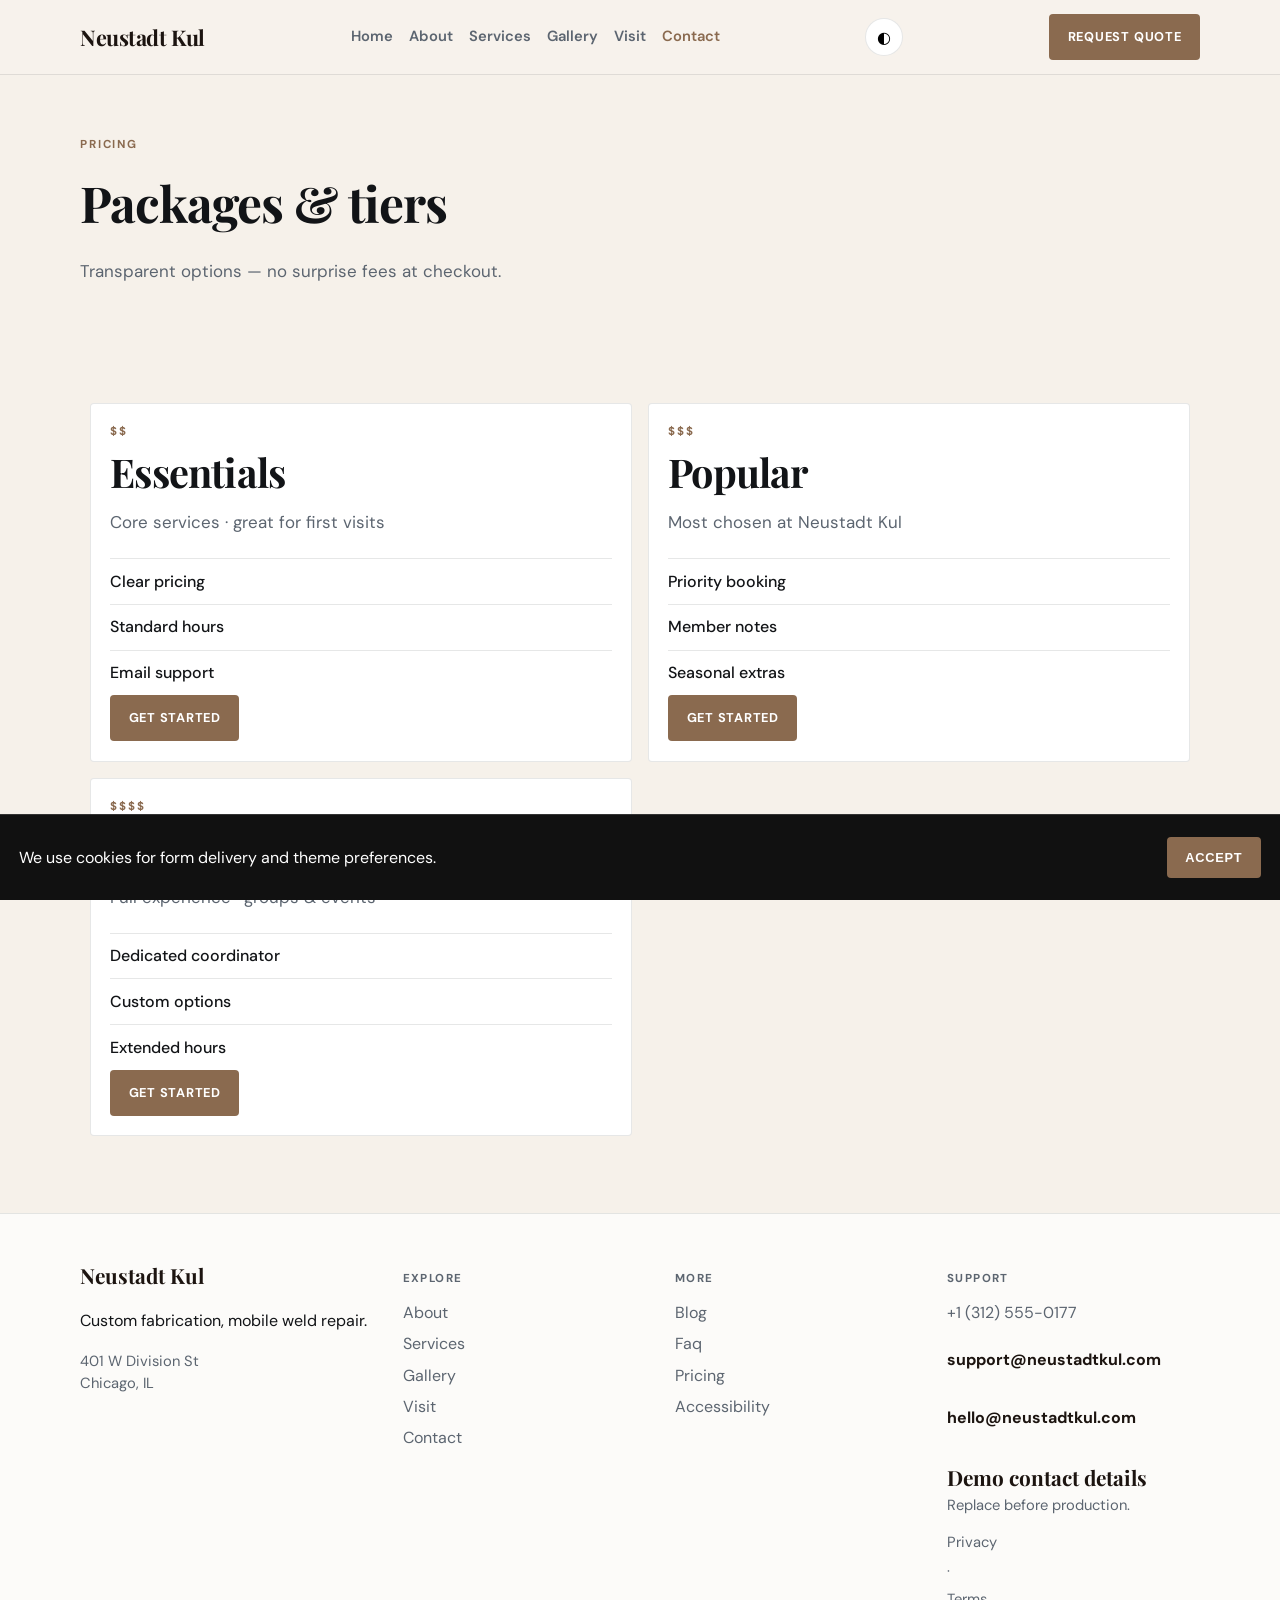
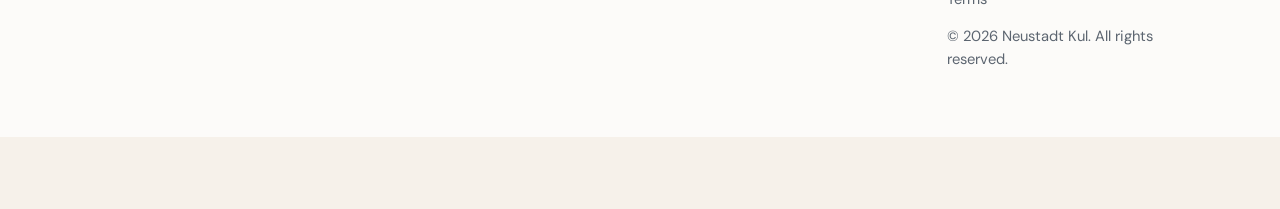
<file: pricing.html>
<!DOCTYPE html>
<html lang="en">
<head>
  <meta charset="UTF-8" />
  <meta name="viewport" content="width=device-width, initial-scale=1" />
  <title>Pricing | Neustadt Kul</title>
  <meta name="description" content="Packages and pricing" />
  <meta property="og:title" content="Pricing | Neustadt Kul" />
  <meta property="og:description" content="Packages and pricing" />
  <meta property="og:type" content="website" />
  <meta name="twitter:card" content="summary_large_image" />
  <meta name="twitter:title" content="Pricing | Neustadt Kul" />
  <meta name="twitter:description" content="Packages and pricing" />
  <meta property="og:image" content="assets/img-1.jpg" />
  <meta name="twitter:image" content="assets/img-1.jpg" />
  <meta property="og:url" content="https://neustadt-kul.github.io" />
  <script type="application/ld+json">{"@context": "https://schema.org", "@type": "LocalBusiness", "name": "Neustadt Kul", "description": "Custom fabrication, mobile weld repair.", "url": "https://neustadt-kul.github.io", "image": "assets/img-1.jpg"}</script>
<script type="application/ld+json">{"@context": "https://schema.org", "@type": "FAQPage", "mainEntity": [{"@type": "Question", "name": "Where are you?", "acceptedAnswer": {"@type": "Answer", "text": "401 W Division St, Chicago, IL. See the map on Visit."}}, {"@type": "Question", "name": "How do I reach support?", "acceptedAnswer": {"@type": "Answer", "text": "Use the Contact form or email support@neustadtkul.com. We reply during open hours."}}, {"@type": "Question", "name": "How do I book?", "acceptedAnswer": {"@type": "Answer", "text": "Send a message on Contact, email bookings@neustadtkul.com, or call +1 (312) 555-0177."}}, {"@type": "Question", "name": "Are prices current?", "acceptedAnswer": {"@type": "Answer", "text": "Listed prices are current and may shift with seasons — we update this site when they do."}}, {"@type": "Question", "name": "Do you take groups?", "acceptedAnswer": {"@type": "Answer", "text": "Yes for many bookings — tell us the size and date and we'll confirm what Neustadt Kul can host."}}, {"@type": "Question", "name": "What should I bring?", "acceptedAnswer": {"@type": "Answer", "text": "Just yourself (and any notes on allergies, sizes, or preferences). We'll handle the rest."}}, {"@type": "Question", "name": "Can I book for someone else?", "acceptedAnswer": {"@type": "Answer", "text": "Yes — include their name and preferences in the contact form."}}, {"@type": "Question", "name": "Is parking available?", "acceptedAnswer": {"@type": "Answer", "text": "See Locations for the branch closest to you in Chicago."}}, {"@type": "Question", "name": "Where can I read updates?", "acceptedAnswer": {"@type": "Answer", "text": "Blog and Journal pages publish changes before social media."}}, {"@type": "Question", "name": "How do I join the team?", "acceptedAnswer": {"@type": "Answer", "text": "Open roles are listed on Careers — we reply to every application."}}, {"@type": "Question", "name": "Is the space accessible?", "acceptedAnswer": {"@type": "Answer", "text": "See our Accessibility page for entrance, seating and restroom notes."}}]}</script>
<script type="application/ld+json">{"@context": "https://schema.org", "@type": "WebSite", "name": "Neustadt Kul", "url": "https://neustadt-kul.github.io", "description": "Custom fabrication, mobile weld repair."}</script>
  <link rel="alternate" hreflang="en" href="index.html" />
  <link rel="alternate" hreflang="x-default" href="index.html" />
  <meta name="theme-color" content="#111111" />
  <link rel="preconnect" href="https://fonts.googleapis.com" />
  <link rel="preconnect" href="https://fonts.gstatic.com" crossorigin />
  <link href="https://fonts.googleapis.com/css2?family=DM+Sans:wght@400;500;600;700&family=Playfair+Display:wght@600;700&display=swap" rel="stylesheet" />
  <link rel="stylesheet" href="styles.css" />
  <link rel="icon" href="favicon.svg" type="image/svg+xml" />
</head>
<body>

  <header class="top">
    <div class="shell bar">
      <a class="logo" href="index.html">Neustadt Kul</a>
      <button class="nav-toggle" type="button" aria-label="Open menu" data-nav-toggle>
        <span></span><span></span><span></span>
      </button>
      <nav data-nav><a href="index.html">Home</a><a href="about.html">About</a><a href="offerings.html">Services</a><a href="gallery.html">Gallery</a><a href="visit.html">Visit</a><a href="contact.html" class="on">Contact</a></nav>
      <button type="button" class="theme-toggle" data-theme-toggle aria-label="Toggle dark mode">◐</button>
      <a class="cta" href="contact.html" data-open-book>Request quote</a>
    </div>
  </header>  <main class="page">
    <section class="page-hero"><div class="shell">
      <p class="eyebrow">Pricing</p>
      <h1>Packages &amp; tiers</h1>
      <p class="lead">Transparent options — no surprise fees at checkout.</p>
    </div></section>
    <section class="block"><div class="shell value-grid"><article class="price-tier reveal">
      <p class="eyebrow">$$</p>
      <h2>Essentials</h2>
      <p class="lead">Core services · great for first visits</p>
      <ul class="checks"><li>Clear pricing</li><li>Standard hours</li><li>Email support</li></ul>
      <a class="btn solid" href="contact.html" data-open-book>Get started</a>
    </article><article class="price-tier reveal">
      <p class="eyebrow">$$$</p>
      <h2>Popular</h2>
      <p class="lead">Most chosen at Neustadt Kul</p>
      <ul class="checks"><li>Priority booking</li><li>Member notes</li><li>Seasonal extras</li></ul>
      <a class="btn solid" href="contact.html" data-open-book>Get started</a>
    </article><article class="price-tier reveal">
      <p class="eyebrow">$$$$</p>
      <h2>Premium</h2>
      <p class="lead">Full experience · groups &amp; events</p>
      <ul class="checks"><li>Dedicated coordinator</li><li>Custom options</li><li>Extended hours</li></ul>
      <a class="btn solid" href="contact.html" data-open-book>Get started</a>
    </article></div></section>
  </main>
  <footer class="foot">
    <div class="shell foot-grid">
      <div>
        <strong>Neustadt Kul</strong>
        <p>Custom fabrication, mobile weld repair.</p>
        <p class="foot-meta">401 W Division St<br/>Chicago, IL</p>
      </div>
      <div>
        <p class="fh">Explore</p>
        <a href="about.html">About</a><a href="offerings.html">Services</a><a href="gallery.html">Gallery</a><a href="visit.html">Visit</a><a href="contact.html">Contact</a>
      </div>
      <div>
        <p class="fh">More</p>
        <a href="blog.html">Blog</a><a href="faq.html">Faq</a><a href="pricing.html">Pricing</a><a href="accessibility.html">Accessibility</a>
      </div>
      <div>
        <p class="fh">Support</p>
        <a href="tel:+13125550177">+1 (312) 555-0177</a>
        <p class="mail-plain">support@neustadtkul.com</p>
        <p class="mail-plain">hello@neustadtkul.com</p>
        
        <p class="foot-meta"><strong>Demo contact details</strong><br/>Replace before production.</p>
        <p class="foot-meta"><a href="privacy.html">Privacy</a> · <a href="terms.html">Terms</a></p>
        <p class="foot-meta">© 2026 Neustadt Kul. All rights reserved.</p>
      </div>
    </div>
  </footer>
  <div class="cookie-bar" data-cookie-bar hidden>
    <p>We use cookies for form delivery and theme preferences.</p>
    <button type="button" class="btn solid" data-cookie-accept>Accept</button>
  </div>
  <div class="mobile-cta">
    <a href="tel:+13125550177">Call</a>
    <button type="button" data-open-book>Request quote</button>
    <a href="visit.html">Map</a>
  </div>
  <div class="toast" data-toast hidden></div>

  <div class="modal" data-book-modal hidden>
    <div class="modal-card">
      <button class="modal-close" type="button" data-close-book aria-label="Close">×</button>
      <p class="eyebrow">Quick request</p>
      <h3>Contact Neustadt Kul</h3>
      <p class="lead">Send the essentials and we will reply by email.</p>
      <form class="contact-form compact" data-quick-book data-support="support@neustadtkul.com">
        <label>Name<input name="name" required placeholder="Your name" /></label>
        <label>Email<input type="email" name="email" required placeholder="you@email.com" /></label>
        <label>Timing<input name="when" required placeholder="Preferred date or timeline" /></label>
        <label>Notes<textarea name="message" rows="3" placeholder="Project, product, service or other details…"></textarea></label>
        <button class="btn solid" type="submit">Request quote</button>
      </form>
    </div>
  </div>

  <div class="lightbox" data-lightbox hidden>
    <button class="modal-close" type="button" data-lightbox-close aria-label="Close">×</button>
    <img data-lightbox-img alt="" />
    <div class="lightbox-nav">
      <button type="button" data-lightbox-prev>‹</button>
      <button type="button" data-lightbox-next>›</button>
    </div>
  </div>
  <script src="site.js"></script>
</body></html>
</file>
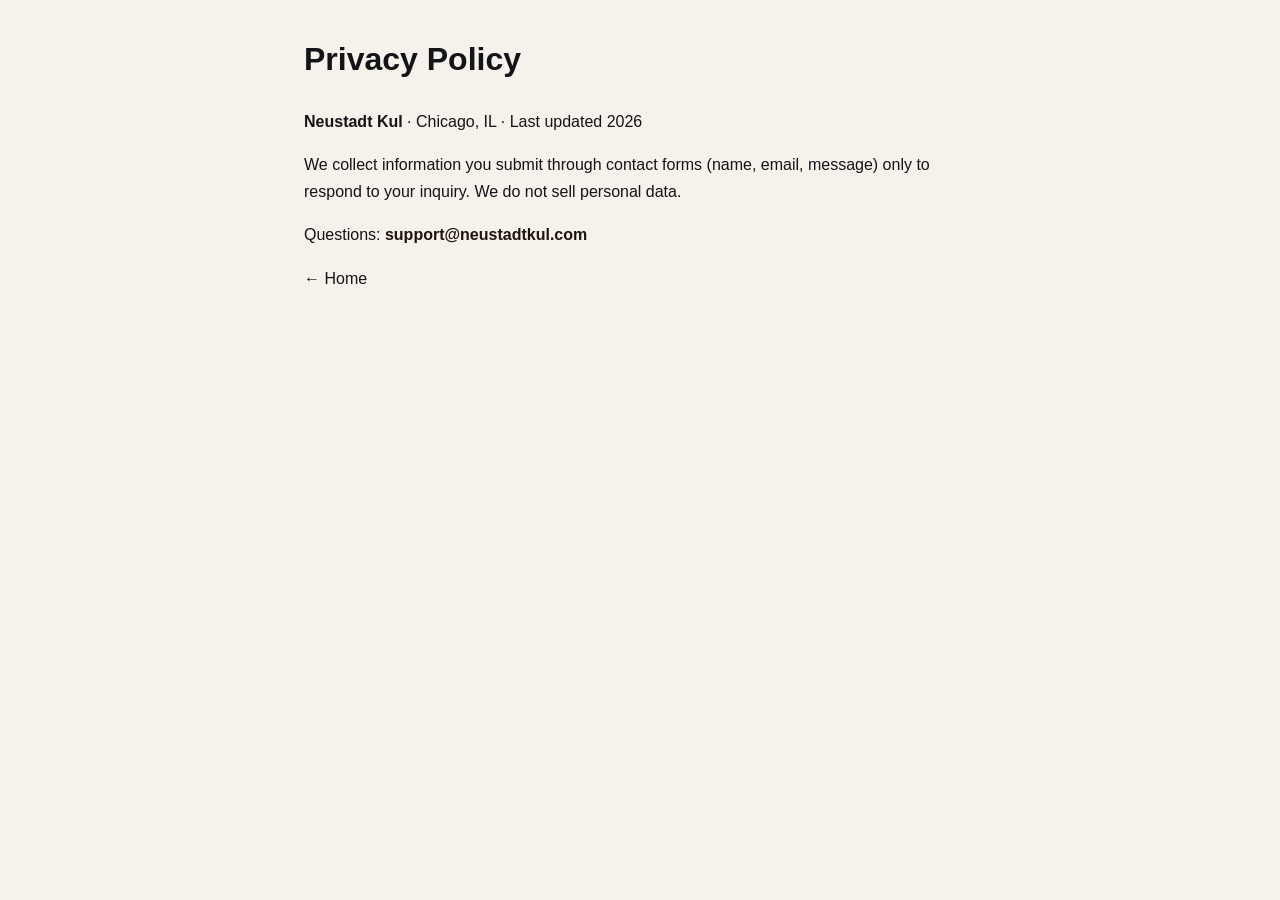
<file: privacy.html>
<!DOCTYPE html>
<html lang="en"><head><meta charset="UTF-8"><meta name="viewport" content="width=device-width,initial-scale=1">
<title>Privacy Policy | Neustadt Kul</title>
<meta name="description" content="Privacy information for Neustadt Kul">
<link rel="stylesheet" href="styles.css"></head>
<body><main class="page" style="max-width:720px;margin:2rem auto;padding:0 1.5rem;line-height:1.7">
<h1>Privacy Policy</h1>
<p><strong>Neustadt Kul</strong> · Chicago, IL · Last updated 2026</p>
<p>We collect information you submit through contact forms (name, email, message) only to respond to your inquiry. We do not sell personal data.</p>
<p>Questions: <span class="mail-plain">support@neustadtkul.com</span></p>
<p><a href="index.html">← Home</a></p>
</main></body></html>
</file>
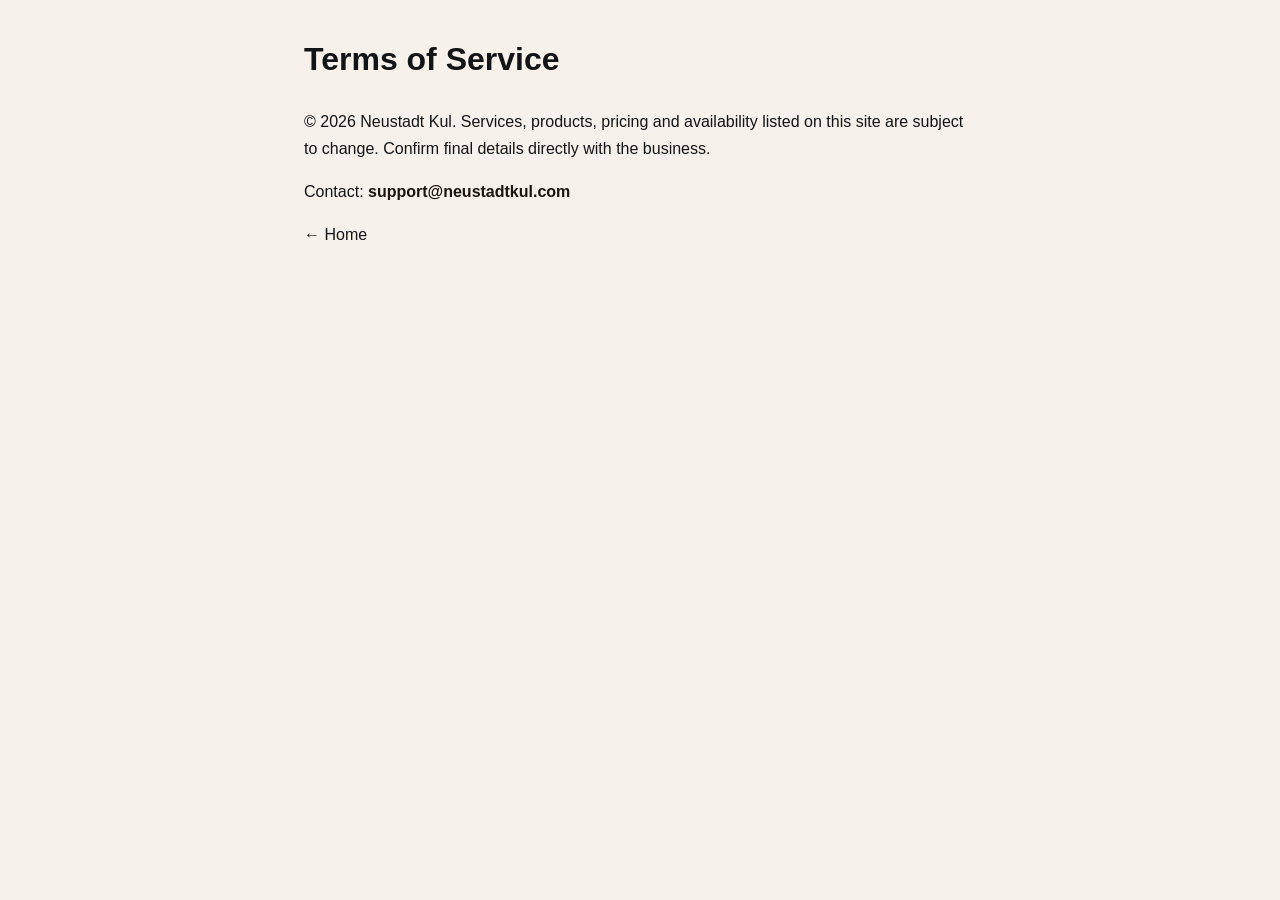
<file: terms.html>
<!DOCTYPE html>
<html lang="en"><head><meta charset="UTF-8"><meta name="viewport" content="width=device-width,initial-scale=1">
<title>Terms of Service | Neustadt Kul</title>
<meta name="description" content="Terms and conditions for Neustadt Kul">
<link rel="stylesheet" href="styles.css"></head>
<body><main class="page" style="max-width:720px;margin:2rem auto;padding:0 1.5rem;line-height:1.7">
<h1>Terms of Service</h1>
<p>© 2026 Neustadt Kul. Services, products, pricing and availability listed on this site are subject to change. Confirm final details directly with the business.</p>
<p>Contact: <span class="mail-plain">support@neustadtkul.com</span></p>
<p><a href="index.html">← Home</a></p>
</main></body></html>
</file>
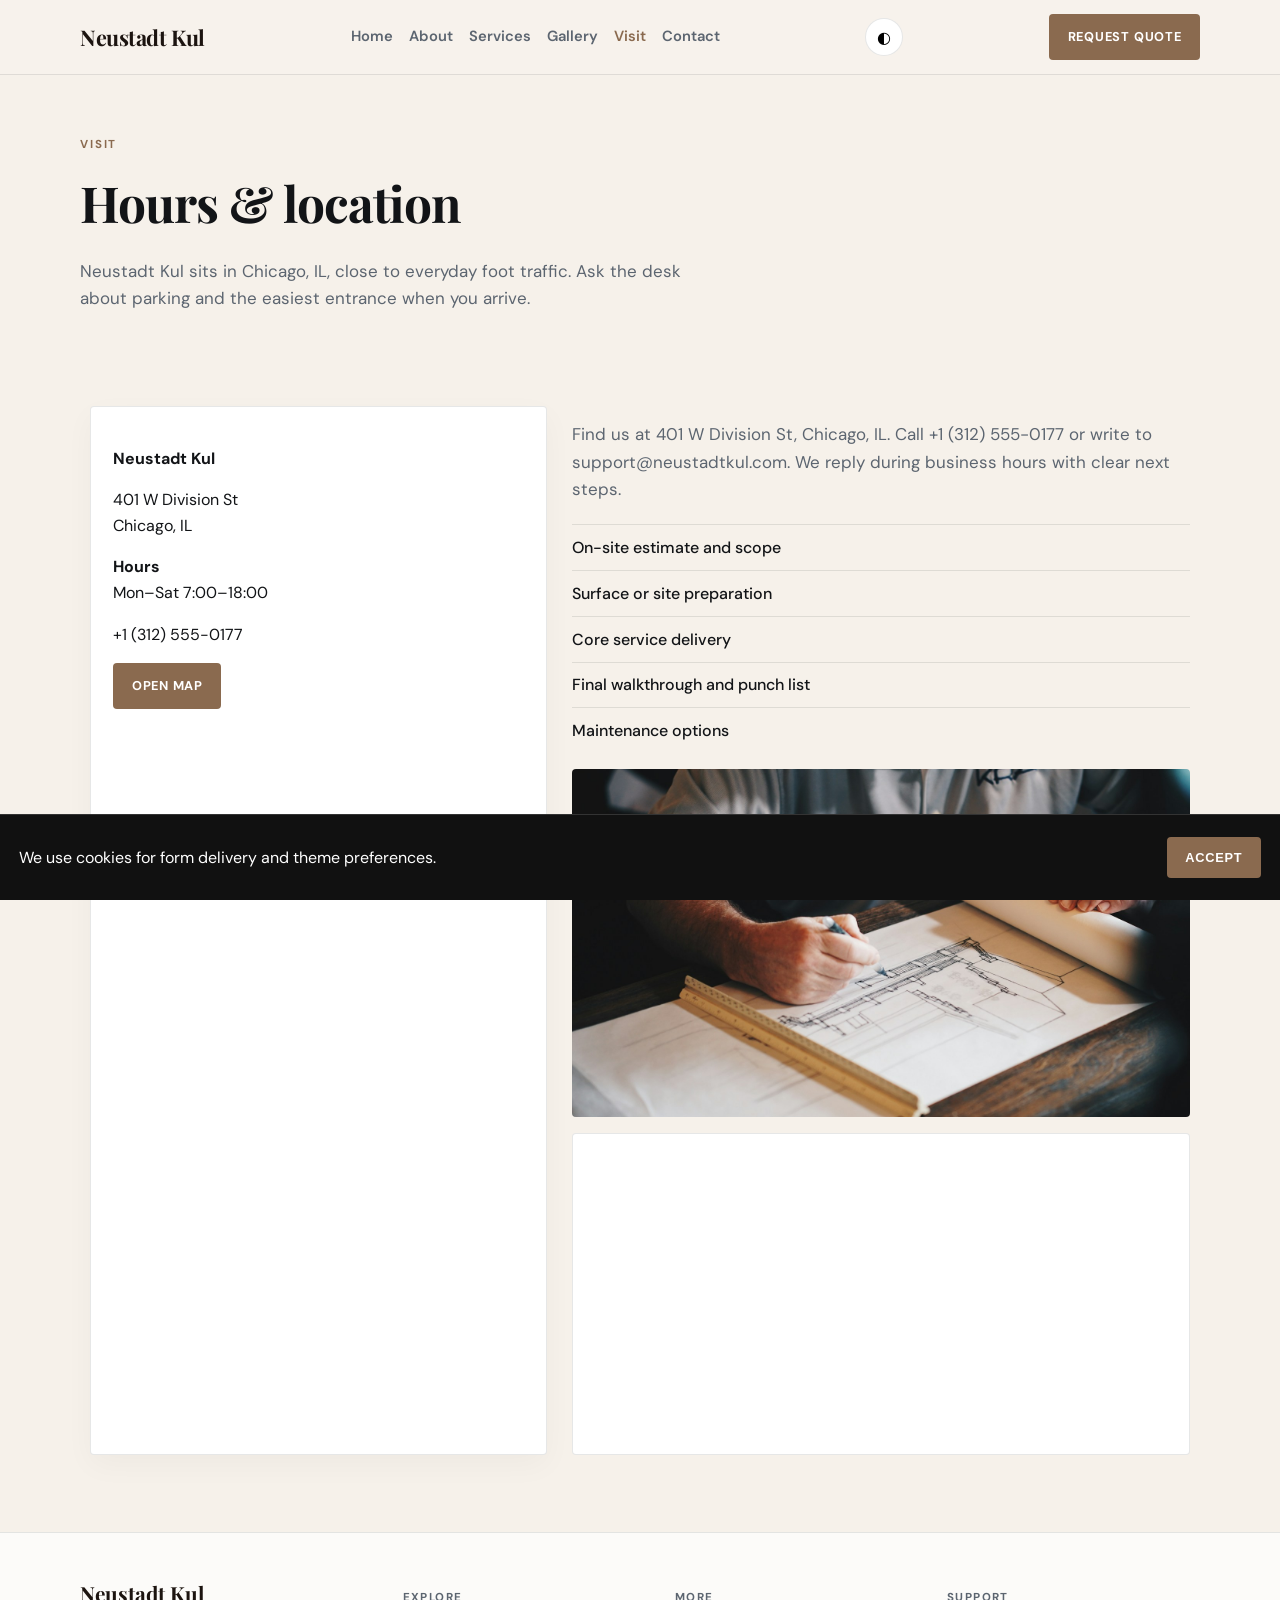
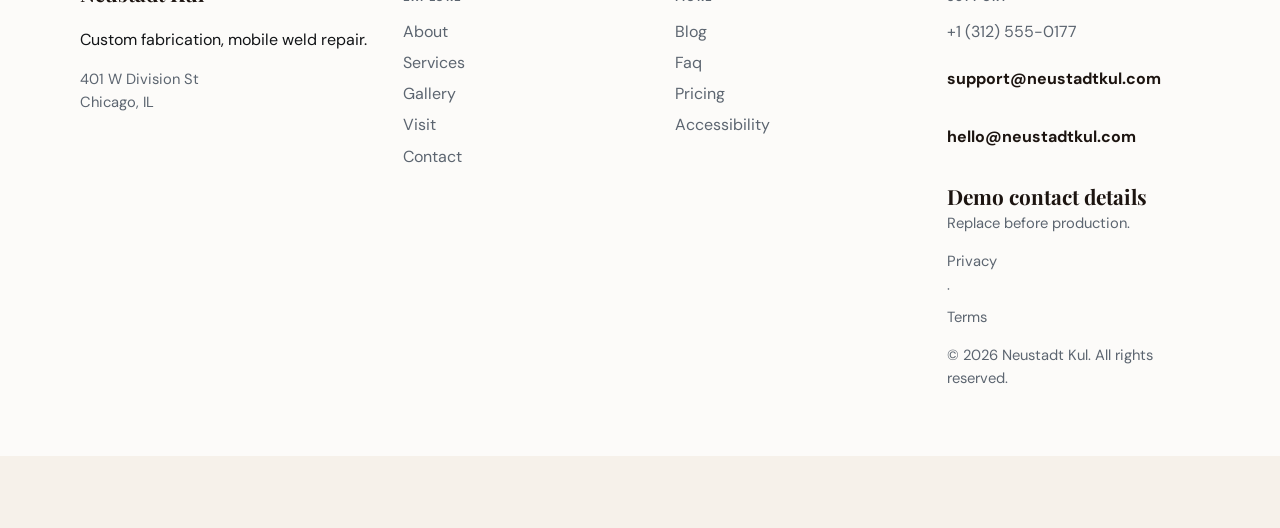
<file: visit.html>
<!DOCTYPE html>
<html lang="en">
<head>
  <meta charset="UTF-8" />
  <meta name="viewport" content="width=device-width, initial-scale=1" />
  <title>Visit | Neustadt Kul</title>
  <meta name="description" content="Mon–Sat 7:00–18:00" />
  <meta property="og:title" content="Visit | Neustadt Kul" />
  <meta property="og:description" content="Mon–Sat 7:00–18:00" />
  <meta property="og:type" content="website" />
  <meta name="twitter:card" content="summary_large_image" />
  <meta name="twitter:title" content="Visit | Neustadt Kul" />
  <meta name="twitter:description" content="Mon–Sat 7:00–18:00" />
  <meta property="og:image" content="assets/img-1.jpg" />
  <meta name="twitter:image" content="assets/img-1.jpg" />
  <meta property="og:url" content="https://neustadt-kul.github.io" />
  <script type="application/ld+json">{"@context": "https://schema.org", "@type": "LocalBusiness", "name": "Neustadt Kul", "description": "Custom fabrication, mobile weld repair.", "url": "https://neustadt-kul.github.io", "image": "assets/img-1.jpg"}</script>
<script type="application/ld+json">{"@context": "https://schema.org", "@type": "FAQPage", "mainEntity": [{"@type": "Question", "name": "Where are you?", "acceptedAnswer": {"@type": "Answer", "text": "401 W Division St, Chicago, IL. See the map on Visit."}}, {"@type": "Question", "name": "How do I reach support?", "acceptedAnswer": {"@type": "Answer", "text": "Use the Contact form or email support@neustadtkul.com. We reply during open hours."}}, {"@type": "Question", "name": "How do I book?", "acceptedAnswer": {"@type": "Answer", "text": "Send a message on Contact, email bookings@neustadtkul.com, or call +1 (312) 555-0177."}}, {"@type": "Question", "name": "Are prices current?", "acceptedAnswer": {"@type": "Answer", "text": "Listed prices are current and may shift with seasons — we update this site when they do."}}, {"@type": "Question", "name": "Do you take groups?", "acceptedAnswer": {"@type": "Answer", "text": "Yes for many bookings — tell us the size and date and we'll confirm what Neustadt Kul can host."}}, {"@type": "Question", "name": "What should I bring?", "acceptedAnswer": {"@type": "Answer", "text": "Just yourself (and any notes on allergies, sizes, or preferences). We'll handle the rest."}}, {"@type": "Question", "name": "Can I book for someone else?", "acceptedAnswer": {"@type": "Answer", "text": "Yes — include their name and preferences in the contact form."}}, {"@type": "Question", "name": "Is parking available?", "acceptedAnswer": {"@type": "Answer", "text": "See Locations for the branch closest to you in Chicago."}}, {"@type": "Question", "name": "Where can I read updates?", "acceptedAnswer": {"@type": "Answer", "text": "Blog and Journal pages publish changes before social media."}}, {"@type": "Question", "name": "How do I join the team?", "acceptedAnswer": {"@type": "Answer", "text": "Open roles are listed on Careers — we reply to every application."}}, {"@type": "Question", "name": "Is the space accessible?", "acceptedAnswer": {"@type": "Answer", "text": "See our Accessibility page for entrance, seating and restroom notes."}}]}</script>
<script type="application/ld+json">{"@context": "https://schema.org", "@type": "WebSite", "name": "Neustadt Kul", "url": "https://neustadt-kul.github.io", "description": "Custom fabrication, mobile weld repair."}</script>
  <link rel="alternate" hreflang="en" href="index.html" />
  <link rel="alternate" hreflang="x-default" href="index.html" />
  <meta name="theme-color" content="#111111" />
  <link rel="preconnect" href="https://fonts.googleapis.com" />
  <link rel="preconnect" href="https://fonts.gstatic.com" crossorigin />
  <link href="https://fonts.googleapis.com/css2?family=DM+Sans:wght@400;500;600;700&family=Playfair+Display:wght@600;700&display=swap" rel="stylesheet" />
  <link rel="stylesheet" href="styles.css" />
  <link rel="icon" href="favicon.svg" type="image/svg+xml" />
</head>
<body>

  <header class="top">
    <div class="shell bar">
      <a class="logo" href="index.html">Neustadt Kul</a>
      <button class="nav-toggle" type="button" aria-label="Open menu" data-nav-toggle>
        <span></span><span></span><span></span>
      </button>
      <nav data-nav><a href="index.html">Home</a><a href="about.html">About</a><a href="offerings.html">Services</a><a href="gallery.html">Gallery</a><a href="visit.html" class="on">Visit</a><a href="contact.html">Contact</a></nav>
      <button type="button" class="theme-toggle" data-theme-toggle aria-label="Toggle dark mode">◐</button>
      <a class="cta" href="contact.html" data-open-book>Request quote</a>
    </div>
  </header>  <main class="page">
    <section class="page-hero"><div class="shell">
      <p class="eyebrow">Visit</p><h1>Hours &amp; location</h1><p class="lead">Neustadt Kul sits in Chicago, IL, close to everyday foot traffic. Ask the desk about parking and the easiest entrance when you arrive.</p>
    </div></section>
    <section class="block"><div class="shell visit-grid">
      <aside class="card"><p><strong>Neustadt Kul</strong></p>
      <p>401 W Division St<br/>Chicago, IL</p>
      <p><strong>Hours</strong><br/>Mon–Sat 7:00–18:00</p>
      <p><a href="tel:+13125550177">+1 (312) 555-0177</a></p>
      <a class="btn solid" href="https://www.google.com/maps/search/?api=1&query=401+W+Division+St%2C+Chicago%2C+IL" target="_blank" rel="noopener">Open map</a></aside>
      <div><p class="lead">Find us at 401 W Division St, Chicago, IL. Call +1 (312) 555-0177 or write to support@neustadtkul.com. We reply during business hours with clear next steps.</p><ul class="checks"><li>On-site estimate and scope</li>
<li>Surface or site preparation</li>
<li>Core service delivery</li>
<li>Final walkthrough and punch list</li>
<li>Maintenance options</li></ul>
      <img class="solo wide" src="assets/img-6.jpg" alt="visit" />
      <div class="map-wrap"><iframe title="Map" src="https://maps.google.com/maps?q=401+W+Division+St%2C+Chicago%2C+IL&z=15&output=embed" loading="lazy" allowfullscreen></iframe></div></div>
    </div></section>
  </main>
  <footer class="foot">
    <div class="shell foot-grid">
      <div>
        <strong>Neustadt Kul</strong>
        <p>Custom fabrication, mobile weld repair.</p>
        <p class="foot-meta">401 W Division St<br/>Chicago, IL</p>
      </div>
      <div>
        <p class="fh">Explore</p>
        <a href="about.html">About</a><a href="offerings.html">Services</a><a href="gallery.html">Gallery</a><a href="visit.html">Visit</a><a href="contact.html">Contact</a>
      </div>
      <div>
        <p class="fh">More</p>
        <a href="blog.html">Blog</a><a href="faq.html">Faq</a><a href="pricing.html">Pricing</a><a href="accessibility.html">Accessibility</a>
      </div>
      <div>
        <p class="fh">Support</p>
        <a href="tel:+13125550177">+1 (312) 555-0177</a>
        <p class="mail-plain">support@neustadtkul.com</p>
        <p class="mail-plain">hello@neustadtkul.com</p>
        
        <p class="foot-meta"><strong>Demo contact details</strong><br/>Replace before production.</p>
        <p class="foot-meta"><a href="privacy.html">Privacy</a> · <a href="terms.html">Terms</a></p>
        <p class="foot-meta">© 2026 Neustadt Kul. All rights reserved.</p>
      </div>
    </div>
  </footer>
  <div class="cookie-bar" data-cookie-bar hidden>
    <p>We use cookies for form delivery and theme preferences.</p>
    <button type="button" class="btn solid" data-cookie-accept>Accept</button>
  </div>
  <div class="mobile-cta">
    <a href="tel:+13125550177">Call</a>
    <button type="button" data-open-book>Request quote</button>
    <a href="visit.html">Map</a>
  </div>
  <div class="toast" data-toast hidden></div>

  <div class="modal" data-book-modal hidden>
    <div class="modal-card">
      <button class="modal-close" type="button" data-close-book aria-label="Close">×</button>
      <p class="eyebrow">Quick request</p>
      <h3>Contact Neustadt Kul</h3>
      <p class="lead">Send the essentials and we will reply by email.</p>
      <form class="contact-form compact" data-quick-book data-support="support@neustadtkul.com">
        <label>Name<input name="name" required placeholder="Your name" /></label>
        <label>Email<input type="email" name="email" required placeholder="you@email.com" /></label>
        <label>Timing<input name="when" required placeholder="Preferred date or timeline" /></label>
        <label>Notes<textarea name="message" rows="3" placeholder="Project, product, service or other details…"></textarea></label>
        <button class="btn solid" type="submit">Request quote</button>
      </form>
    </div>
  </div>

  <div class="lightbox" data-lightbox hidden>
    <button class="modal-close" type="button" data-lightbox-close aria-label="Close">×</button>
    <img data-lightbox-img alt="" />
    <div class="lightbox-nav">
      <button type="button" data-lightbox-prev>‹</button>
      <button type="button" data-lightbox-next>›</button>
    </div>
  </div>
  <script src="site.js"></script>
</body></html>
</file>
<file: styles.css>
:root {
  --ink:#121417; --muted:#5c6570; --paper:#f6f1ea;
  --accent:#8a6a4f; --deep:#1c1410; --line:rgba(18,20,23,.10);
  --display:"Playfair Display",Georgia,"Times New Roman",serif;
  --body:"DM Sans","Segoe UI",sans-serif; --shell:1120px;
  --radius:4px;
}
*{box-sizing:border-box} html{scroll-behavior:smooth}
body{margin:0;font-family:var(--body);color:var(--ink);background:var(--paper);line-height:1.6;padding-bottom:72px;-webkit-font-smoothing:antialiased}
a{color:inherit;text-decoration:none} img{max-width:100%;display:block}
.shell{width:min(var(--shell),calc(100% - 2.4rem));margin-inline:auto}
.sr{position:absolute;left:-9999px}
.mail-plain{display:inline-block;font-weight:700;color:var(--deep);word-break:break-all}
.support-banner{padding:1.25rem 1.35rem;margin:0 0 1.5rem;border:1px solid var(--line);border-left:4px solid var(--accent);background:#fff;border-radius:var(--radius)}
.support-mail{margin:.35rem 0 .5rem;font-family:var(--display);font-size:clamp(1.4rem,3vw,2rem);font-weight:700;color:var(--deep)}
.form-success{margin-top:1.2rem;padding:1.4rem;border:1px solid color-mix(in srgb,var(--accent) 35%,var(--line));background:#fff;border-radius:var(--radius)}
.form-success h3{margin:0 0 .5rem;font-family:var(--display);font-size:1.6rem}
.form-success[hidden],.contact-form[hidden]{display:none !important}
.contact-form select{width:100%;padding:.85rem 1rem;border:1px solid var(--line);border-radius:8px;font:inherit;background:#fff}
.top{position:sticky;top:0;z-index:40;backdrop-filter:blur(14px);background:color-mix(in srgb,var(--paper) 90%,white);border-bottom:1px solid var(--line)}
.bar{min-height:74px;display:flex;align-items:center;justify-content:space-between;gap:1rem;position:relative}
.logo{font-family:var(--display);font-weight:700;font-size:1.35rem;color:var(--deep);letter-spacing:-.02em}
nav{display:flex;flex-wrap:wrap;gap:1rem;font-weight:600;font-size:.92rem;color:var(--muted)}
nav a.on,nav a:hover{color:var(--accent)}
.nav-toggle{display:none;flex-direction:column;gap:5px;background:transparent;border:0;padding:.4rem;cursor:pointer}
.nav-toggle span{display:block;width:22px;height:2px;background:var(--deep)}
.cta,.btn{display:inline-flex;align-items:center;justify-content:center;padding:.8rem 1.15rem;border-radius:var(--radius);font-weight:700;font-size:.92rem;border:0;cursor:pointer;letter-spacing:.01em}
.cta,.btn.solid{background:var(--accent);color:#fff}
.btn.line{border:1px solid rgba(255,255,255,.55);color:#fff;background:transparent}
.btn.quiet{border:1px solid var(--line);background:#fff;color:var(--ink)}
.hero{position:relative;min-height:88vh;display:grid;align-items:end;color:#fff;overflow:hidden}
.hero-bg{position:absolute;inset:0;background-size:cover;background-position:center center;background-repeat:no-repeat}
.hero-shade{position:absolute;inset:0;background:linear-gradient(115deg,rgba(10,12,16,.72),rgba(10,12,16,.18))}
.hero-photo img{width:100%;aspect-ratio:16/9;object-fit:cover;object-position:center;display:block;max-height:min(78vh,900px)}
.hero-copy{position:relative;z-index:2;padding:5rem 0 3.8rem;max-width:720px}
.brand{margin:0 0 .75rem;font-family:var(--display);font-size:clamp(1.85rem,3.6vw,2.7rem);font-weight:700}
.hero h1,.page-hero h1{margin:0;font-family:var(--display);letter-spacing:-.03em;font-weight:700}
.hero h1{font-size:clamp(2.15rem,5.2vw,3.55rem);max-width:15ch;line-height:1.05}
.lede{margin:1.15rem 0 0;max-width:42ch;color:rgba(255,255,255,.9);font-size:1.08rem}
.actions{display:flex;flex-wrap:wrap;gap:.75rem;margin-top:1.7rem}
.promo{display:flex;justify-content:space-between;gap:1rem;align-items:center;margin:1.35rem auto;padding:1.05rem 1.25rem;background:#fff;border:1px solid var(--line);border-radius:var(--radius);box-shadow:0 8px 28px rgba(18,20,23,.04)}
.promo p{margin:0;font-weight:600}
.promo a{font-weight:800;color:var(--accent);white-space:nowrap}
.strip{border-bottom:1px solid var(--line);background:rgba(255,255,255,.5)}
.strip-row{display:flex;flex-wrap:wrap;gap:.8rem 1.5rem;padding:1.05rem 0;font-weight:700;color:var(--deep);font-size:.95rem}
.stats-band{border-bottom:1px solid var(--line);background:rgba(255,255,255,.72)}
.stats-row{display:grid;grid-template-columns:repeat(4,1fr);gap:1rem;padding:1.55rem 0}
.stat b{display:block;font-family:var(--display);font-size:1.65rem;color:var(--deep)}
.stat span{display:block;margin-top:.25rem;color:var(--muted);font-size:.88rem}
.mosaic{display:grid;grid-template-columns:1.2fr 1fr 1fr;gap:.85rem}
.mosaic img{width:100%;aspect-ratio:4/3;object-fit:cover;object-position:center;border-radius:var(--radius);display:block}
.block{padding:4.8rem 0}.block.tint{background:rgba(255,255,255,.58);border-block:1px solid var(--line)}
.eyebrow{margin:0 0 .55rem;font-size:.72rem;font-weight:700;letter-spacing:.16em;text-transform:uppercase;color:var(--accent)}
h2{margin:0;font-family:var(--display);font-size:clamp(1.85rem,3.1vw,2.55rem);letter-spacing:-.03em;max-width:18ch;line-height:1.1}
.lead{margin:.95rem 0 0;color:var(--muted);max-width:52ch;font-size:1.06rem}
.split{display:grid;grid-template-columns:1.1fr .9fr;gap:2.2rem;align-items:start}
.amenity-grid,.contact-grid,.newsletter{display:grid;grid-template-columns:1.1fr .9fr;gap:2.2rem;align-items:start}
.checks,.why,.hours{margin:1.35rem 0 0;padding:0;list-style:none}
.checks li,.why li,.hours li{padding:.6rem 0;border-top:1px solid var(--line);font-weight:500}
.hours-card,.card{background:#fff;border:1px solid var(--line);border-radius:var(--radius);padding:1.4rem;box-shadow:0 10px 30px rgba(18,20,23,.035)}
.card-actions{display:flex;flex-wrap:wrap;gap:.6rem;margin-top:1rem}
.stack-card p{margin:0 0 1rem}
.about-photos{display:grid;gap:.85rem}
.about-photos img,.solo{width:100%;aspect-ratio:4/3;object-fit:cover;object-position:center;border-radius:var(--radius)}
.solo.wide{aspect-ratio:16/9;margin-top:1rem}
.menu-grid{margin-top:2rem;display:grid;grid-template-columns:repeat(3,1fr);gap:1rem}
.menu-list{margin-top:1.5rem;display:grid;gap:.85rem}
.menu-list .item{padding:1.1rem 1.2rem}
.item{background:#fff;border:1px solid var(--line);border-radius:var(--radius);padding:1.2rem;position:relative;box-shadow:0 8px 24px rgba(18,20,23,.03)}
.item.soft{background:color-mix(in srgb,var(--paper) 70%,white)}
.item-top{display:flex;justify-content:space-between;gap:.5rem;align-items:baseline}
.item h3{margin:0 0 .35rem;font-family:var(--display);font-size:1.25rem}
.item p{margin:0;color:var(--muted)}
.item .tag{margin-top:.7rem;font-size:.72rem;font-weight:800;letter-spacing:.1em;text-transform:uppercase;color:var(--accent)}
.price{font-weight:700;color:var(--accent);white-space:nowrap}
.process{list-style:none;margin:2rem 0 0;padding:0;display:grid;gap:1rem}
.process li{display:grid;grid-template-columns:64px 1fr;gap:1rem;padding:1rem 0;border-top:1px solid var(--line)}
.process span{font-family:var(--display);font-size:1.5rem;color:var(--accent)}
.quotes{display:grid;grid-template-columns:repeat(3,1fr);gap:1rem;margin-top:1.5rem}
blockquote{margin:0;padding:1.3rem;background:#fff;border:1px solid var(--line);border-radius:var(--radius)}
blockquote p{margin:0;font-family:var(--display);font-size:1.25rem;line-height:1.25}
blockquote footer{margin-top:.85rem;color:var(--muted);font-size:.9rem}
.value-grid,.team-grid{display:grid;grid-template-columns:repeat(2,1fr);gap:1rem;margin-top:1.5rem}
.two-col{display:grid;grid-template-columns:1fr 1fr;gap:2rem;align-items:start}
.value-grid article,.person,.team-card{background:#fff;border:1px solid var(--line);border-radius:var(--radius);padding:1.2rem;overflow:hidden}
.team-card img{width:100%;aspect-ratio:1;object-fit:cover;object-position:center top;border-radius:calc(var(--radius) - 4px);margin:0 0 .85rem;display:block}
.team-card h3{margin:0 0 .25rem;font-family:var(--display);font-size:1.2rem}
.team-card .eyebrow{margin:0 0 .5rem}
.team-card p:last-child{margin:0;color:var(--muted);line-height:1.55}
.person .role{color:var(--accent);font-weight:700;margin:.2rem 0 .5rem}
img{max-width:100%;height:auto;display:block}
picture,figure{margin:0}
.faq details{border-top:1px solid var(--line);padding:1rem 0}
.faq summary{cursor:pointer;font-weight:700}
.faq p{margin:.6rem 0 0;color:var(--muted)}
.page-hero{padding:3.8rem 0 1.1rem}
.page-hero h1{font-size:clamp(2.1rem,4vw,3.1rem);max-width:16ch}
.page .lead{color:var(--muted)}
.gallery-rich{display:grid;grid-template-columns:repeat(2,1fr);gap:1rem}
.gallery-rich figure{margin:0}
.gallery-rich img{width:100%;aspect-ratio:4/3;object-fit:cover;object-position:center;border-radius:var(--radius)}
.gallery-rich figcaption{margin-top:.45rem;color:var(--muted);font-size:.88rem}
.visit-grid{display:grid;grid-template-columns:.85fr 1.15fr;gap:1.6rem}
.map-wrap{margin-top:1rem;border-radius:var(--radius);overflow:hidden;border:1px solid var(--line);background:#fff}
.map-wrap iframe{width:100%;height:320px;border:0;display:block}
.map-note{margin:.55rem 1rem 1rem;font-size:.9rem}
.map-note a{color:var(--accent);font-weight:700}
.contact-form,.news-form{display:grid;gap:.9rem;margin-top:1rem}
.contact-form label{display:grid;gap:.35rem;font-weight:700;font-size:.9rem}
.contact-form input,.contact-form textarea,.news-form input{width:100%;padding:.9rem 1rem;border:1px solid var(--line);border-radius:8px;font:inherit;background:#fff}
.contact-form input:focus,.contact-form textarea:focus,.contact-form select:focus,.news-form input:focus{outline:2px solid color-mix(in srgb,var(--accent) 45%,white);border-color:var(--accent)}
.news-form{grid-template-columns:1fr auto;align-items:center}
.form-note{margin:0;color:var(--muted);font-size:.88rem}
.cta-band{padding:4rem 0;background:var(--deep);color:#fff}
.cta-band h2{color:#fff;max-width:16ch}
.cta-band p{color:rgba(255,255,255,.86);max-width:46ch}
.center-cta{text-align:center;margin-top:2rem}
.textlink{display:inline-block;margin-top:1rem;font-weight:700;color:var(--accent)}
.foot{border-top:1px solid var(--line);padding:2.8rem 0 3.2rem;background:rgba(255,255,255,.72)}
.foot-grid{display:grid;grid-template-columns:1.2fr 1fr 1fr 1fr;gap:1.2rem}
.fh{font-size:.72rem;font-weight:700;letter-spacing:.12em;text-transform:uppercase;color:var(--muted)}
.foot a{display:block;margin:.35rem 0;color:var(--muted)}
.foot a:hover{color:var(--accent)}
.foot strong{font-family:var(--display);font-size:1.3rem;color:var(--deep)}
.foot-meta{color:var(--muted);font-size:.92rem;line-height:1.55}
.mobile-cta{display:none;position:fixed;left:0;right:0;bottom:0;z-index:50;background:#fff;border-top:1px solid var(--line);grid-template-columns:1fr 1fr 1fr}
.mobile-cta a,.mobile-cta button{text-align:center;padding:.95rem .4rem;font-weight:800;font-size:.85rem;color:var(--deep);background:transparent;border:0;font-family:inherit;cursor:pointer}
.mobile-cta a:nth-child(2),.mobile-cta button:nth-child(2){background:var(--accent);color:#fff}
.toast{position:fixed;left:50%;bottom:5.5rem;transform:translateX(-50%);background:var(--deep);color:#fff;padding:.9rem 1.2rem;border-radius:999px;font-weight:700;z-index:80;box-shadow:0 12px 32px rgba(0,0,0,.22)}
.btn.mini{padding:.45rem .7rem;font-size:.78rem}
.item-actions{display:flex;flex-wrap:wrap;gap:.45rem;margin-top:.9rem}
.offer-tools{margin-bottom:1rem}
.offer-tools input{width:min(420px,100%);padding:.85rem 1rem;border:1px solid var(--line);border-radius:8px;font:inherit;background:#fff}
.saved-tray{margin:1rem 0;padding:1rem;border:1px dashed var(--line);background:#fff;border-radius:var(--radius)}
.saved-tray ul{margin:.5rem 0 1rem;padding-left:1.1rem}
.open-badge{display:inline-flex;align-items:center;gap:.35rem;padding:.35rem .65rem;border-radius:999px;font-size:.75rem;font-weight:800;letter-spacing:.04em;text-transform:uppercase;background:#ecfdf5;color:#166534;border:1px solid #86efac}
.open-badge.closed{background:#fef2f2;color:#991b1b;border-color:#fecaca}
.open-badge.unknown{background:#f8fafc;color:#475569;border-color:#cbd5e1}
.text-cta{border:0;background:transparent;color:var(--accent);font-weight:800;cursor:pointer;font:inherit;padding:0}
.copy-btn{margin-left:.45rem;border:1px solid var(--line);background:#fff;border-radius:6px;padding:.2rem .45rem;font-size:.72rem;font-weight:700;cursor:pointer}
.gal-btn{display:block;width:100%;padding:0;border:0;background:transparent;cursor:zoom-in}
.gal-btn img{width:100%;aspect-ratio:4/3;object-fit:cover;object-position:center;border-radius:var(--radius)}
.modal,.lightbox{position:fixed;inset:0;z-index:90;background:rgba(10,12,16,.72);display:grid;place-items:center;padding:1rem}
.modal[hidden],.lightbox[hidden]{display:none !important}
.modal-card{width:min(480px,100%);background:var(--paper);border-radius:14px;padding:1.4rem 1.4rem 1.2rem;position:relative;border:1px solid var(--line);box-shadow:0 24px 60px rgba(0,0,0,.28)}
.modal-card h3{margin:.2rem 0 .4rem;font-family:var(--display);font-size:1.7rem}
.modal-close{position:absolute;top:.55rem;right:.7rem;border:0;background:transparent;font-size:1.6rem;cursor:pointer;line-height:1;color:var(--muted)}
.contact-form.compact{margin-top:.8rem}
.lightbox img{max-width:min(960px,92vw);max-height:82vh;object-fit:contain;border-radius:10px;background:#000}
.lightbox-nav{position:absolute;bottom:1.2rem;display:flex;gap:.6rem}
.lightbox-nav button{border:0;background:#fff;color:#111;width:44px;height:44px;border-radius:50%;font-size:1.4rem;cursor:pointer}
.item.is-saved{outline:2px solid color-mix(in srgb,var(--accent) 55%,white)}
.item.is-hidden{display:none}
@media(max-width:900px){
  .nav-toggle{display:flex}
  nav{display:none;position:absolute;top:74px;left:0;right:0;background:var(--paper);border-bottom:1px solid var(--line);padding:1rem;flex-direction:column;gap:.9rem}
  nav.open{display:flex}
  .cta{display:none}
  .split,.menu-grid,.quotes,.value-grid,.team-grid,.gallery-rich,.visit-grid,.foot-grid,.amenity-grid,.contact-grid,.newsletter,.news-form,.stats-row,.mosaic,.two-col{grid-template-columns:1fr}
  .mobile-cta{display:grid}
  .promo{flex-direction:column;align-items:flex-start}
}

.brand,.hero h1,.page-hero h1,h2{letter-spacing:-.02em}
.item,.card,.person,blockquote{border-radius:4px}
.cta,.btn{border-radius:4px;letter-spacing:.06em;text-transform:uppercase;font-size:.8rem}


.hero.split-hero .hero-split{grid-template-columns:.78fr 1.22fr}.hero.split-hero .hero-copy{padding-right:8vw}.menu-grid{grid-template-columns:1fr 1fr}.item:nth-child(even){transform:translateY(2rem)}.block:nth-of-type(even) .shell{max-width:1100px}

.prose-block .lead.wide{max-width:62ch}
.journal-card,.journal-entry{background:#fff;border:1px solid var(--line);border-radius:var(--radius);padding:1.2rem}
.journal-stack{display:grid;gap:1rem}
.compare-table{width:100%;border-collapse:collapse;margin-top:1rem}
.compare-table th,.compare-table td{border-top:1px solid var(--line);padding:.75rem;text-align:left}
.compare-table th{font-size:.72rem;letter-spacing:.12em;text-transform:uppercase;color:var(--muted)}
.gallery-hero{min-height:46vh;display:grid;align-items:end;color:#fff;background-size:cover;background-position:center;position:relative}
.gallery-hero::before{content:"";position:absolute;inset:0;background:linear-gradient(180deg,rgba(0,0,0,.15),rgba(0,0,0,.65))}
.gallery-hero .shell{position:relative;z-index:1;padding:3rem 0}
.page-hero.wide-hero h1{max-width:24ch}
.mosaic.teaser{grid-template-columns:repeat(3,1fr);max-height:420px;overflow:hidden}
.reveal{opacity:0;transform:translateY(14px);transition:opacity .5s ease,transform .5s ease}
.reveal.is-visible{opacity:1;transform:none}
.theme-toggle{border:1px solid var(--line);background:#fff;border-radius:999px;width:38px;height:38px;cursor:pointer;font-size:1rem}
body.theme-dark{--paper:#0e1114;--ink:#eef2f6;--muted:#9aa8b6;--line:rgba(255,255,255,.12)}
body.theme-dark .block.tint{background:rgba(255,255,255,.04)}
.cookie-bar{position:fixed;bottom:0;left:0;right:0;z-index:60;display:flex;align-items:center;justify-content:space-between;gap:1rem;padding:.85rem 1.2rem;background:#111;color:#fff;border-top:1px solid #333}
.cookie-bar[hidden]{display:none !important}
.insta-grid{display:grid;grid-template-columns:repeat(3,1fr);gap:.65rem}
.insta-cell{position:relative;overflow:hidden;border-radius:var(--radius)}
.insta-cell img{aspect-ratio:1;object-fit:cover;object-position:center;width:100%;display:block}
.insta-cell figcaption{position:absolute;inset:auto 0 0 0;padding:.5rem;font-size:.72rem;background:linear-gradient(transparent,rgba(0,0,0,.75));color:#fff}
.video-wrap{position:relative;padding-top:56.25%;border-radius:var(--radius);overflow:hidden}
.video-wrap iframe{position:absolute;inset:0;width:100%;height:100%;border:0}
.ba-slider{position:relative}
.ba-panels{display:grid;grid-template-columns:1fr 1fr;gap:1rem}
.ba-after{clip-path:inset(0 50% 0 0)}
.faq-page details{border:1px solid var(--line);border-radius:var(--radius);padding:.85rem 1rem;margin-bottom:.65rem;background:#fff}
.faq-page summary{cursor:pointer;font-weight:700}
.chat-slot{border:1px dashed var(--line);padding:1rem;border-radius:var(--radius);margin:1rem 0}
.theme-toggle{flex-shrink:0}
.bar{flex-wrap:wrap}
</file>
